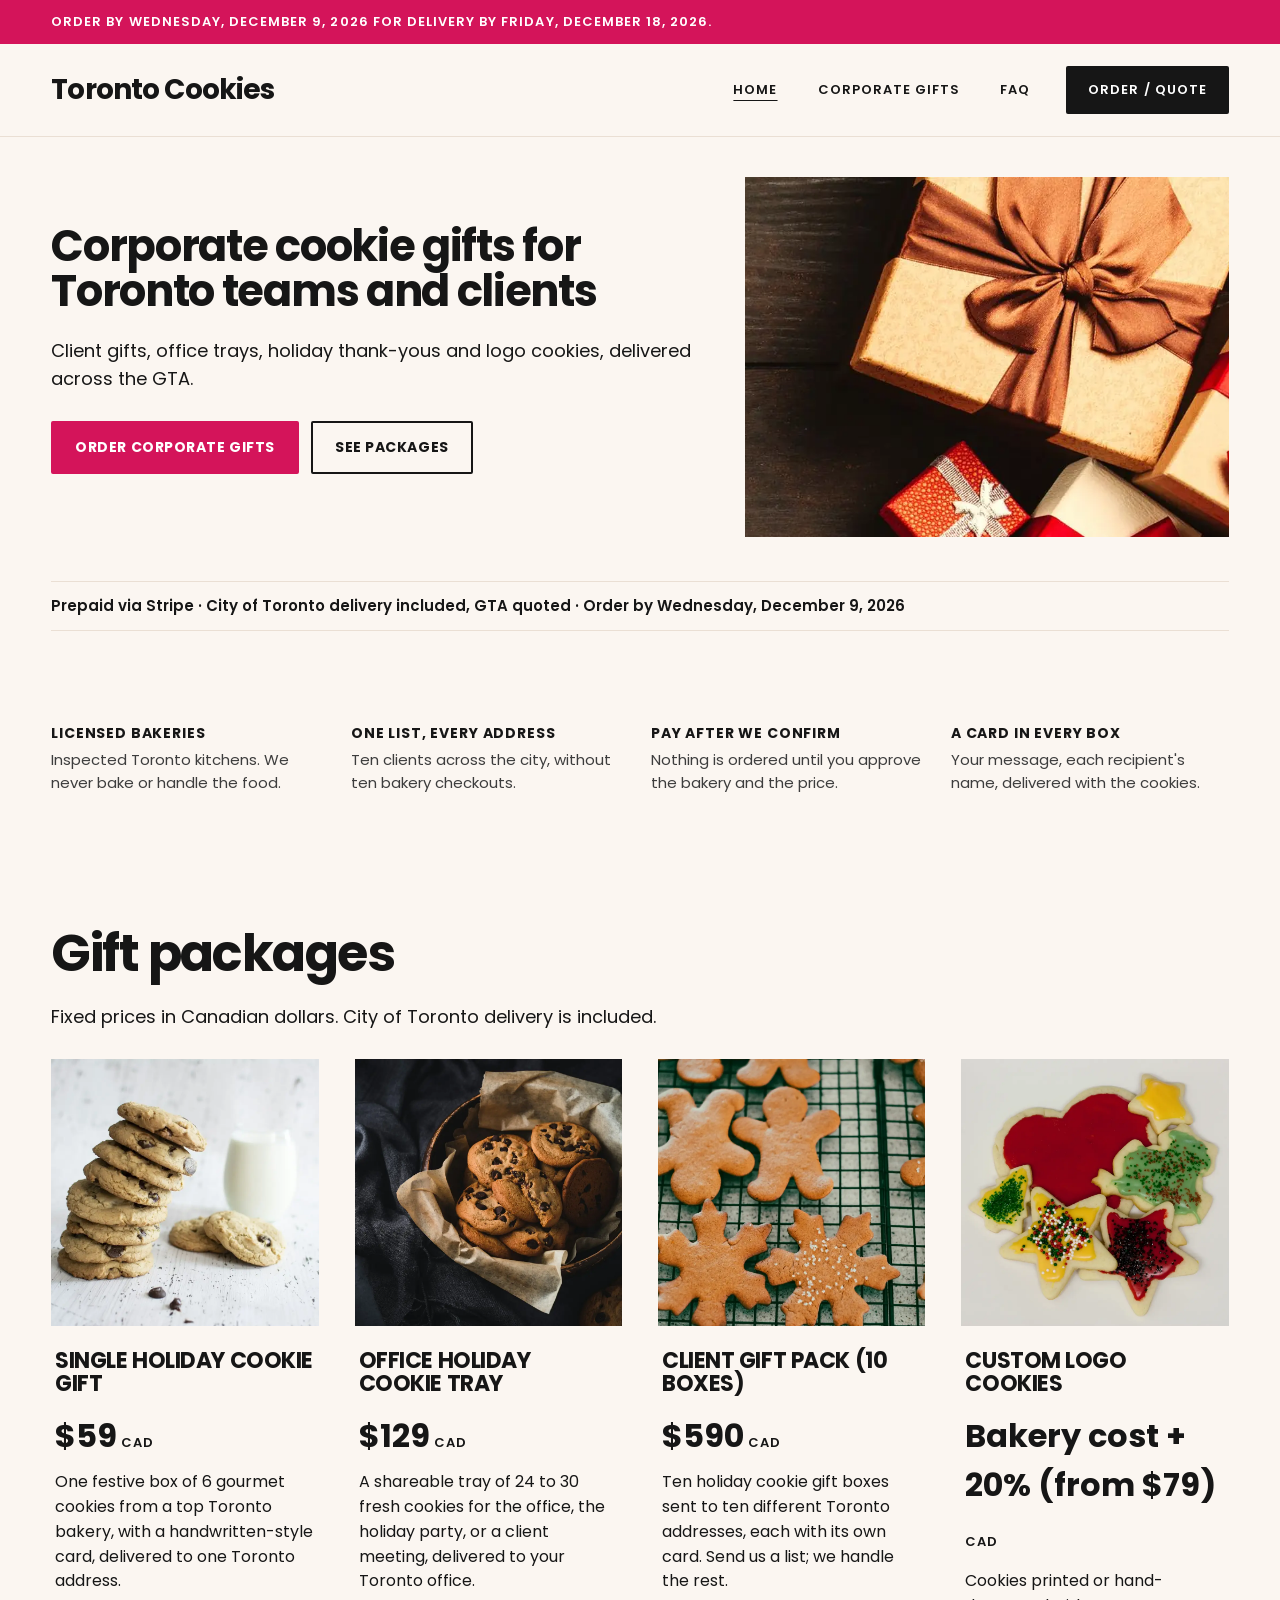
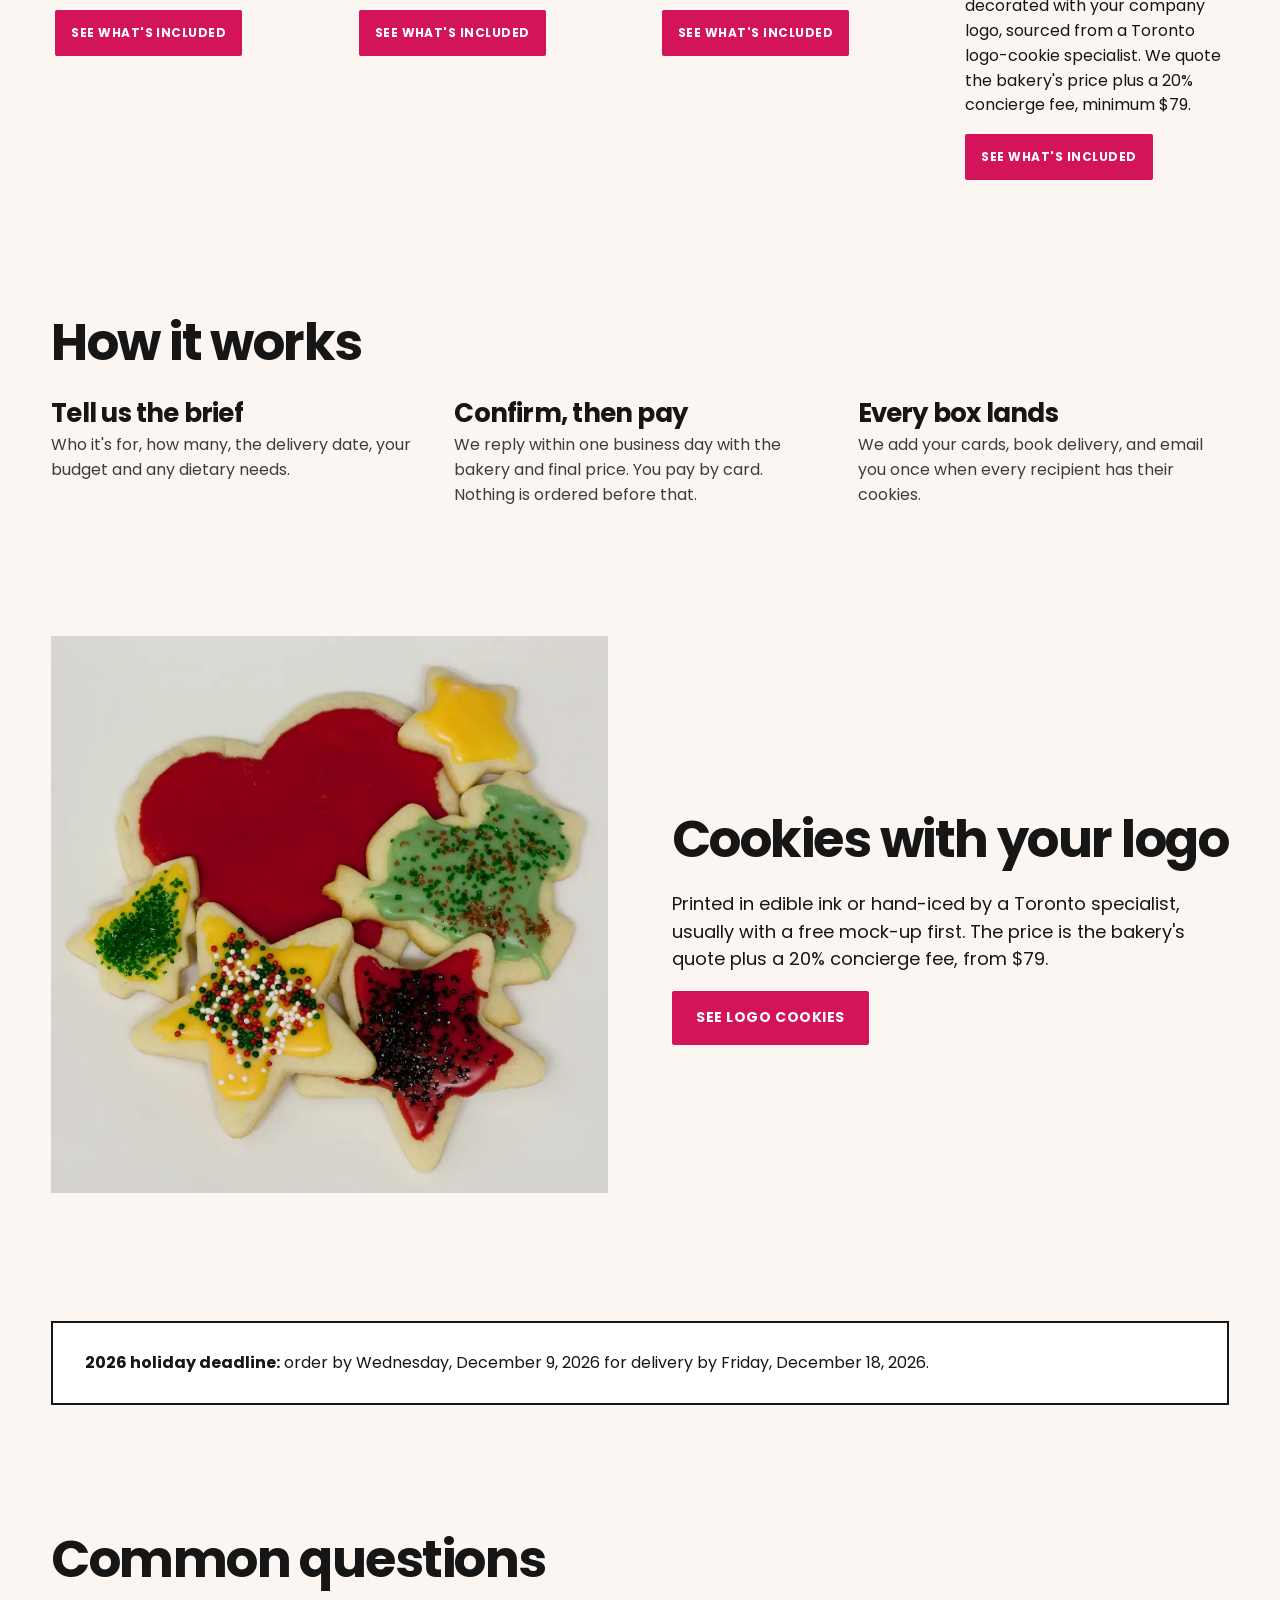
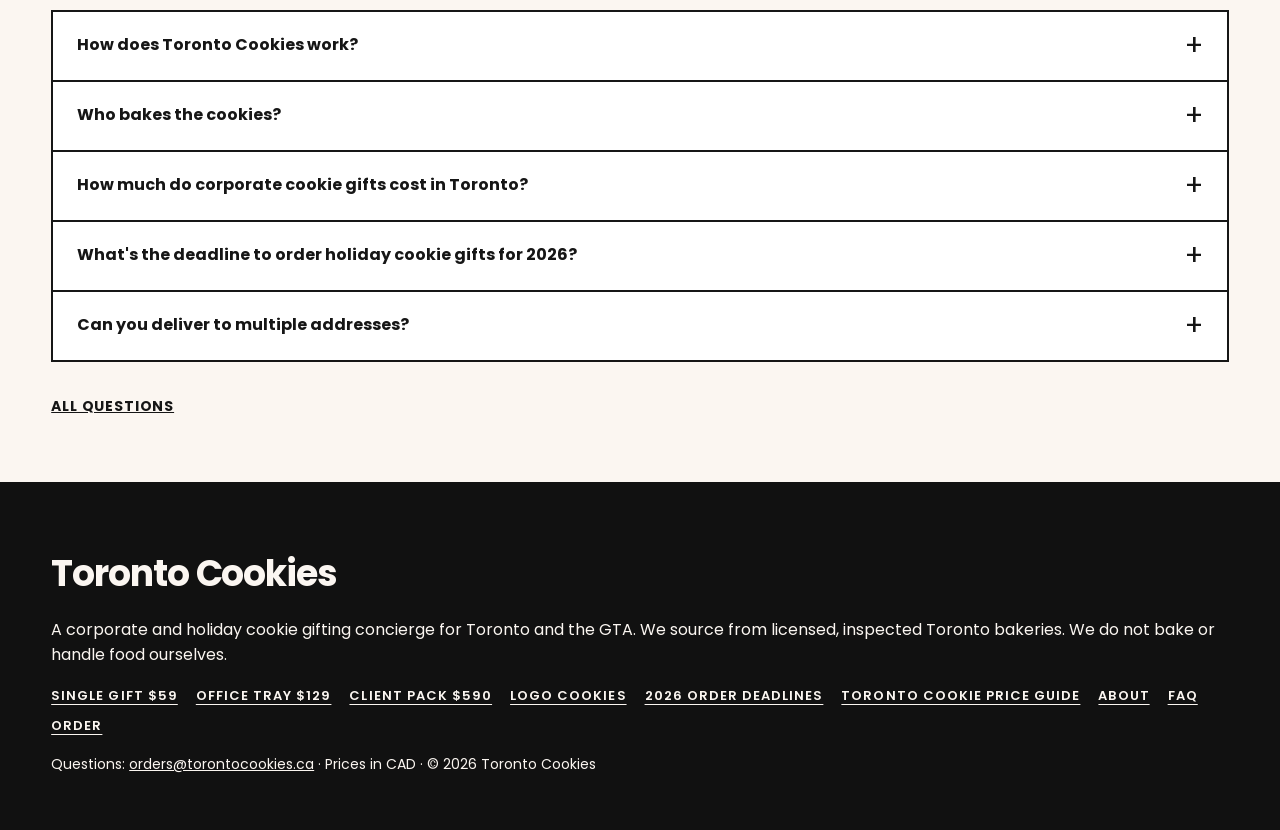
<file: index.html>
<!doctype html>
<html lang="en-CA">
<head>
<meta charset="utf-8">
<meta name="viewport" content="width=device-width, initial-scale=1">
<title>Corporate &amp; Holiday Cookie Gifts Toronto | Toronto Cookies</title>
<meta name="description" content="Corporate and holiday cookie gifts delivered across Toronto from top local bakeries. Single gifts $59, office trays $129, 10 client gifts $590. Order by Dec 9.">
<link rel="canonical" href="https://torontocookies.ca/">
<script>if(location.hostname.indexOf('staging.')===0){var m=document.createElement('meta');m.name='robots';m.content='noindex,nofollow';document.head.appendChild(m);}</script>
<meta property="og:type" content="website">
<meta property="og:site_name" content="Toronto Cookies">
<meta property="og:title" content="Corporate &amp; Holiday Cookie Gifts Toronto | Toronto Cookies">
<meta property="og:description" content="Corporate and holiday cookie gifts delivered across Toronto from top local bakeries. Single gifts $59, office trays $129, 10 client gifts $590. Order by Dec 9.">
<meta property="og:url" content="https://torontocookies.ca/">
<meta property="og:image" content="https://torontocookies.ca/assets/logo.png">
<meta property="og:locale" content="en_CA">
<meta name="twitter:card" content="summary">
<link rel="icon" href="/assets/logo.png" type="image/png">
<link rel="preload" as="image" href="/assets/hero-800.webp" imagesrcset="/assets/hero-800.webp 800w, /assets/hero.webp 1200w" imagesizes="(min-width: 800px) 42vw, 100vw" fetchpriority="high">
<link rel="stylesheet" href="/assets/site.css?v=6">
<script type="application/ld+json">
{
 "@context": "https://schema.org",
 "@graph": [
  {
   "@type": [
    "Organization",
    "ProfessionalService"
   ],
   "@id": "https://torontocookies.ca/#org",
   "name": "Toronto Cookies",
   "url": "https://torontocookies.ca/",
   "logo": "https://torontocookies.ca/assets/logo.png",
   "image": "https://torontocookies.ca/assets/logo.png",
   "description": "Corporate and holiday cookie gifting concierge for Toronto offices. We source from licensed Toronto bakeries and deliver to every recipient.",
   "email": "orders@torontocookies.ca",
   "priceRange": "$59-$590+",
   "areaServed": [
    {
     "@type": "City",
     "name": "Toronto"
    },
    {
     "@type": "AdministrativeArea",
     "name": "Greater Toronto Area"
    }
   ],
   "address": {
    "@type": "PostalAddress",
    "addressLocality": "Toronto",
    "addressRegion": "ON",
    "addressCountry": "CA"
   },
   "sameAs": [
    "https://www.instagram.com/torontocookies_ca/",
    "https://www.facebook.com/torontocookies.ca",
    "https://www.tiktok.com/@torontocookies.ca"
   ]
  },
  {
   "@type": "WebSite",
   "@id": "https://torontocookies.ca/#website",
   "url": "https://torontocookies.ca/",
   "name": "Toronto Cookies",
   "publisher": {
    "@id": "https://torontocookies.ca/#org"
   },
   "inLanguage": "en-CA"
  },
  {
   "@type": "FAQPage",
   "mainEntity": [
    {
     "@type": "Question",
     "name": "How does Toronto Cookies work?",
     "acceptedAnswer": {
      "@type": "Answer",
      "text": "Tell us who the cookies are for, when they need to arrive and your budget. We pick the right licensed Toronto bakery, confirm availability and price, and send you a secure payment link. Once you've paid, we place the order, add your cards and coordinate delivery to every address."
     }
    },
    {
     "@type": "Question",
     "name": "Who bakes the cookies?",
     "acceptedAnswer": {
      "@type": "Answer",
      "text": "Established, inspected Toronto bakeries. Toronto Cookies is a gifting concierge: we never bake or handle food ourselves. We match each order to a bakery that suits it, for example a nut-free facility or a logo-cookie specialist."
     }
    },
    {
     "@type": "Question",
     "name": "How much do corporate cookie gifts cost in Toronto?",
     "acceptedAnswer": {
      "@type": "Answer",
      "text": "Our packages are $59 for a single gift box delivered in Toronto, $129 for an office tray of 24 to 30 cookies, and $590 for ten client gift boxes sent to ten addresses. Custom logo cookies are the bakery's price plus a 20% concierge fee, with a $79 minimum. Prices are in Canadian dollars."
     }
    },
    {
     "@type": "Question",
     "name": "What's the deadline to order holiday cookie gifts for 2026?",
     "acceptedAnswer": {
      "@type": "Answer",
      "text": "Order by Wednesday, December 9, 2026 for delivery by Friday, December 18, 2026. Later orders are handled on a best-effort basis depending on bakery capacity, so ask as early as you can."
     }
    },
    {
     "@type": "Question",
     "name": "Can you deliver to multiple addresses?",
     "acceptedAnswer": {
      "@type": "Answer",
      "text": "Yes. The Client Gift Pack covers ten different City of Toronto addresses, and larger lists are quoted. Send a spreadsheet or a simple list of names, addresses and card messages."
     }
    }
   ]
  },
  {
   "@type": "Product",
   "@id": "https://torontocookies.ca/holiday-cookie-gift-box-toronto/#product",
   "name": "Single Holiday Cookie Gift",
   "description": "One festive box of 6 gourmet cookies from a top Toronto bakery, with a handwritten-style card, delivered to one Toronto address.",
   "image": "https://torontocookies.ca/assets/logo.png",
   "brand": {
    "@type": "Brand",
    "name": "Toronto Cookies"
   },
   "category": "Corporate cookie gifts",
   "offers": {
    "@type": "Offer",
    "priceCurrency": "CAD",
    "price": "59",
    "url": "https://torontocookies.ca/holiday-cookie-gift-box-toronto/",
    "availability": "https://schema.org/InStock",
    "priceValidUntil": "2026-12-31",
    "seller": {
     "@id": "https://torontocookies.ca/#org"
    },
    "areaServed": {
     "@type": "City",
     "name": "Toronto"
    }
   }
  },
  {
   "@type": "Product",
   "@id": "https://torontocookies.ca/office-cookie-tray-toronto/#product",
   "name": "Office Holiday Cookie Tray",
   "description": "A shareable tray of 24 to 30 fresh cookies for the office, the holiday party, or a client meeting, delivered to your Toronto office.",
   "image": "https://torontocookies.ca/assets/logo.png",
   "brand": {
    "@type": "Brand",
    "name": "Toronto Cookies"
   },
   "category": "Corporate cookie gifts",
   "offers": {
    "@type": "Offer",
    "priceCurrency": "CAD",
    "price": "129",
    "url": "https://torontocookies.ca/office-cookie-tray-toronto/",
    "availability": "https://schema.org/InStock",
    "priceValidUntil": "2026-12-31",
    "seller": {
     "@id": "https://torontocookies.ca/#org"
    },
    "areaServed": {
     "@type": "City",
     "name": "Toronto"
    }
   }
  },
  {
   "@type": "Product",
   "@id": "https://torontocookies.ca/client-cookie-gift-pack-toronto/#product",
   "name": "Client Gift Pack (10 boxes)",
   "description": "Ten holiday cookie gift boxes sent to ten different Toronto addresses, each with its own card. Send us a list; we handle the rest.",
   "image": "https://torontocookies.ca/assets/logo.png",
   "brand": {
    "@type": "Brand",
    "name": "Toronto Cookies"
   },
   "category": "Corporate cookie gifts",
   "offers": {
    "@type": "Offer",
    "priceCurrency": "CAD",
    "price": "590",
    "url": "https://torontocookies.ca/client-cookie-gift-pack-toronto/",
    "availability": "https://schema.org/InStock",
    "priceValidUntil": "2026-12-31",
    "seller": {
     "@id": "https://torontocookies.ca/#org"
    },
    "areaServed": {
     "@type": "City",
     "name": "Toronto"
    }
   }
  },
  {
   "@type": "Product",
   "@id": "https://torontocookies.ca/logo-cookies-toronto/#product",
   "name": "Custom Logo Cookies",
   "description": "Cookies printed or hand-decorated with your company logo, sourced from a Toronto logo-cookie specialist. We quote the bakery's price plus a 20% concierge fee, minimum $79.",
   "image": "https://torontocookies.ca/assets/logo.png",
   "brand": {
    "@type": "Brand",
    "name": "Toronto Cookies"
   },
   "category": "Corporate cookie gifts",
   "offers": {
    "@type": "Offer",
    "priceCurrency": "CAD",
    "price": "79",
    "url": "https://torontocookies.ca/logo-cookies-toronto/",
    "availability": "https://schema.org/InStock",
    "priceValidUntil": "2026-12-31",
    "seller": {
     "@id": "https://torontocookies.ca/#org"
    },
    "areaServed": {
     "@type": "City",
     "name": "Toronto"
    },
    "priceSpecification": {
     "@type": "PriceSpecification",
     "minPrice": "79",
     "priceCurrency": "CAD",
     "description": "Bakery quote plus 20% concierge fee, $79 minimum"
    }
   }
  }
 ]
}
</script>
<script>
!function(t,e){var o,n,p,r;e.__SV||(window.posthog=e,e._i=[],e.init=function(i,s,a){function g(t,e){var o=e.split(".");2==o.length&&(t=t[o[0]],e=o[1]),t[e]=function(){t.push([e].concat(Array.prototype.slice.call(arguments,0)))}}(p=t.createElement("script")).type="text/javascript",p.crossOrigin="anonymous",p.async=!0,p.src=s.api_host.replace(".i.posthog.com","-assets.i.posthog.com")+"/static/array.js",(r=t.getElementsByTagName("script")[0]).parentNode.insertBefore(p,r);var u=e;for(void 0!==a?u=e[a]=[]:a="posthog",u.people=u.people||[],u.toString=function(t){var e="posthog";return"posthog"!==a&&(e+="."+a),t||(e+=" (stub)"),e},u.people.toString=function(){return u.toString(1)+".people (stub)"},o="capture identify alias people.set people.set_once set_config register register_once unregister opt_out_capturing has_opted_out_capturing opt_in_capturing reset isFeatureEnabled onFeatureFlags getFeatureFlag getFeatureFlagPayload reloadFeatureFlags group getSurveys onSessionId".split(" "),n=0;n<o.length;n++)g(u,o[n]);e._i.push([i,s,a])},e.__SV=1)}(document,window.posthog||[]);
posthog.init('phc_sKd9PxBNJ2WvbEzjkErxoSaaoBCikwiSHFm4xSyjnF9r',{api_host:'https://us.i.posthog.com',person_profiles:'identified_only'});
posthog.register({site:'torontocookies.ca',site_env:(location.hostname.indexOf('staging.')===0?'staging':'production')});
</script>
</head>
<body>
<a class="skip" href="#main">Skip to content</a>
<div class="announce"><div class="wrap"><p>Order by Wednesday, December 9, 2026 for delivery by Friday, December 18, 2026.</p></div></div>
<header class="site-header"><div class="wrap">
<a class="brand" href="/">Toronto Cookies</a>
<nav aria-label="Main"><a href="/" aria-current="page">Home</a><a href="/corporate-cookie-gifts-toronto/">Corporate gifts</a><a href="/faq/">FAQ</a><a href="/order/">Order / quote</a></nav>
</div></header>
<main id="main">
<section class="hero"><div class="wrap hero-grid">
<div>
<h1>Corporate cookie gifts for Toronto teams and clients</h1>
<p class="lede">Client gifts, office trays, holiday thank-yous and logo cookies, delivered across the GTA.</p>
<p class="cta-row"><a class="btn" href="/order/" data-track="hero_cta_clicked">Order corporate gifts</a> <a class="btn btn-ghost" href="#packages">See packages</a></p>
</div>
<figure class="hero-visual"><img src="/assets/hero.webp" srcset="/assets/hero-800.webp 800w, /assets/hero.webp 1200w" sizes="(min-width: 800px) 42vw, 100vw" alt="Wrapped gift boxes with satin ribbons, arranged as a corporate gift" width="1200" height="800" fetchpriority="high" decoding="async"></figure>
</div></section>
<section class="proof" aria-label="Ordering facts"><div class="wrap">
<p>Prepaid via Stripe · City of Toronto delivery included, GTA quoted · Order by Wednesday, December 9, 2026</p>
</div></section>
<section class="trust" aria-label="Why offices use Toronto Cookies">
<div class="wrap">
<ul class="trust-row">
<li><strong>Licensed bakeries</strong><span>Inspected Toronto kitchens. We never bake or handle the food.</span></li>
<li><strong>One list, every address</strong><span>Ten clients across the city, without ten bakery checkouts.</span></li>
<li><strong>Pay after we confirm</strong><span>Nothing is ordered until you approve the bakery and the price.</span></li>
<li><strong>A card in every box</strong><span>Your message, each recipient's name, delivered with the cookies.</span></li>
</ul>
</div>
</section>
<section id="packages" class="band"><div class="wrap">
<h2>Gift packages</h2>
<p class="section-lead">Fixed prices in Canadian dollars. City of Toronto delivery is included.</p>
<div class="grid"><article class="card">
<img src="/assets/gift-box.webp" alt="A tall stack of chocolate chip cookies" width="933" height="933" loading="lazy" decoding="async">
<div class="card-body">
<h3><a href="/holiday-cookie-gift-box-toronto/">Single Holiday Cookie Gift</a></h3>
<p class="price">$59<span> CAD</span></p>
<p>One festive box of 6 gourmet cookies from a top Toronto bakery, with a handwritten-style card, delivered to one Toronto address.</p>
<p><a class="btn btn-small" href="/holiday-cookie-gift-box-toronto/" data-track="package_viewed_from_card" data-package="single-gift">See what's included</a></p>
</div>
</article>
<article class="card">
<img src="/assets/office-tray.webp" alt="A parchment-lined bowl filled with chocolate chip cookies to share" width="1000" height="1000" loading="lazy" decoding="async">
<div class="card-body">
<h3><a href="/office-cookie-tray-toronto/">Office Holiday Cookie Tray</a></h3>
<p class="price">$129<span> CAD</span></p>
<p>A shareable tray of 24 to 30 fresh cookies for the office, the holiday party, or a client meeting, delivered to your Toronto office.</p>
<p><a class="btn btn-small" href="/office-cookie-tray-toronto/" data-track="package_viewed_from_card" data-package="office-tray">See what's included</a></p>
</div>
</article>
<article class="card">
<img src="/assets/client-gifts.webp" alt="Gingerbread people and snowflake cookies cooling on a rack" width="933" height="933" loading="lazy" decoding="async">
<div class="card-body">
<h3><a href="/client-cookie-gift-pack-toronto/">Client Gift Pack (10 boxes)</a></h3>
<p class="price">$590<span> CAD</span></p>
<p>Ten holiday cookie gift boxes sent to ten different Toronto addresses, each with its own card. Send us a list; we handle the rest.</p>
<p><a class="btn btn-small" href="/client-cookie-gift-pack-toronto/" data-track="package_viewed_from_card" data-package="client-gift-pack">See what's included</a></p>
</div>
</article>
<article class="card">
<img src="/assets/logo-cookies.webp" alt="Iced sugar cookies in stars, trees, and a heart, with sprinkles" width="1000" height="1000" loading="lazy" decoding="async">
<div class="card-body">
<h3><a href="/logo-cookies-toronto/">Custom Logo Cookies</a></h3>
<p class="price">Bakery cost + 20% (from $79)<span> CAD</span></p>
<p>Cookies printed or hand-decorated with your company logo, sourced from a Toronto logo-cookie specialist. We quote the bakery&#x27;s price plus a 20% concierge fee, minimum $79.</p>
<p><a class="btn btn-small" href="/logo-cookies-toronto/" data-track="package_viewed_from_card" data-package="logo-cookies">See what's included</a></p>
</div>
</article></div>
</div></section>
<section class="how"><div class="wrap">
<h2>How it works</h2>
<ol class="steps steps-3">
<li><h3>Tell us the brief</h3><p>Who it's for, how many, the delivery date, your budget and any dietary needs.</p></li>
<li><h3>Confirm, then pay</h3><p>We reply within one business day with the bakery and final price. You pay by card. Nothing is ordered before that.</p></li>
<li><h3>Every box lands</h3><p>We add your cards, book delivery, and email you once when every recipient has their cookies.</p></li>
</ol>
</div></section>
<section class="upsell"><div class="wrap upsell-grid">
<img src="/assets/logo-cookies.webp" alt="Iced sugar cookies in stars, trees, and a heart, with sprinkles" width="1000" height="1000" loading="lazy" decoding="async">
<div>
<h2>Cookies with your logo</h2>
<p>Printed in edible ink or hand-iced by a Toronto specialist, usually with a free mock-up first. The price is the bakery's quote plus a 20% concierge fee, from $79.</p>
<p><a class="btn" href="/logo-cookies-toronto/" data-track="package_viewed_from_card" data-package="logo-cookies">See logo cookies</a></p>
</div>
</div></section>
<section class="deadline"><div class="wrap"><p class="notice"><strong>2026 holiday deadline:</strong> order by Wednesday, December 9, 2026 for delivery by Friday, December 18, 2026.</p></div></section>
<section class="faq-teaser"><div class="wrap">
<h2>Common questions</h2>
<details><summary>How does Toronto Cookies work?</summary><p>Tell us who the cookies are for, when they need to arrive and your budget. We pick the right licensed Toronto bakery, confirm availability and price, and send you a secure payment link. Once you&#x27;ve paid, we place the order, add your cards and coordinate delivery to every address.</p></details>
<details><summary>Who bakes the cookies?</summary><p>Established, inspected Toronto bakeries. Toronto Cookies is a gifting concierge: we never bake or handle food ourselves. We match each order to a bakery that suits it, for example a nut-free facility or a logo-cookie specialist.</p></details>
<details><summary>How much do corporate cookie gifts cost in Toronto?</summary><p>Our packages are $59 for a single gift box delivered in Toronto, $129 for an office tray of 24 to 30 cookies, and $590 for ten client gift boxes sent to ten addresses. Custom logo cookies are the bakery&#x27;s price plus a 20% concierge fee, with a $79 minimum. Prices are in Canadian dollars.</p></details>
<details><summary>What&#x27;s the deadline to order holiday cookie gifts for 2026?</summary><p>Order by Wednesday, December 9, 2026 for delivery by Friday, December 18, 2026. Later orders are handled on a best-effort basis depending on bakery capacity, so ask as early as you can.</p></details>
<details><summary>Can you deliver to multiple addresses?</summary><p>Yes. The Client Gift Pack covers ten different City of Toronto addresses, and larger lists are quoted. Send a spreadsheet or a simple list of names, addresses and card messages.</p></details>
<p class="after-list"><a class="text-link" href="/faq/">All questions</a></p>
</div></section>
</main>
<footer class="site-footer"><div class="wrap">
<p class="footer-brand">Toronto Cookies</p>
<p>A corporate and holiday cookie gifting concierge for Toronto and the GTA. We source from licensed, inspected Toronto bakeries. We do not bake or handle food ourselves.</p>
<nav aria-label="Footer">
<a href="/holiday-cookie-gift-box-toronto/">Single gift $59</a>
<a href="/office-cookie-tray-toronto/">Office tray $129</a>
<a href="/client-cookie-gift-pack-toronto/">Client pack $590</a>
<a href="/logo-cookies-toronto/">Logo cookies</a>
<a href="/guides/holiday-cookie-gift-deadlines-toronto-2026/">2026 order deadlines</a>
<a href="/custom-cookie-prices-toronto/">Toronto cookie price guide</a>
<a href="/about/">About</a>
<a href="/faq/">FAQ</a>
<a href="/order/">Order</a>
</nav>
<p class="fine">Questions: <a href="mailto:orders@torontocookies.ca">orders@torontocookies.ca</a> · Prices in CAD · © 2026 Toronto Cookies</p>
</div></footer>
<script src="/assets/site.js" defer></script>
</body>
</html>
</file>
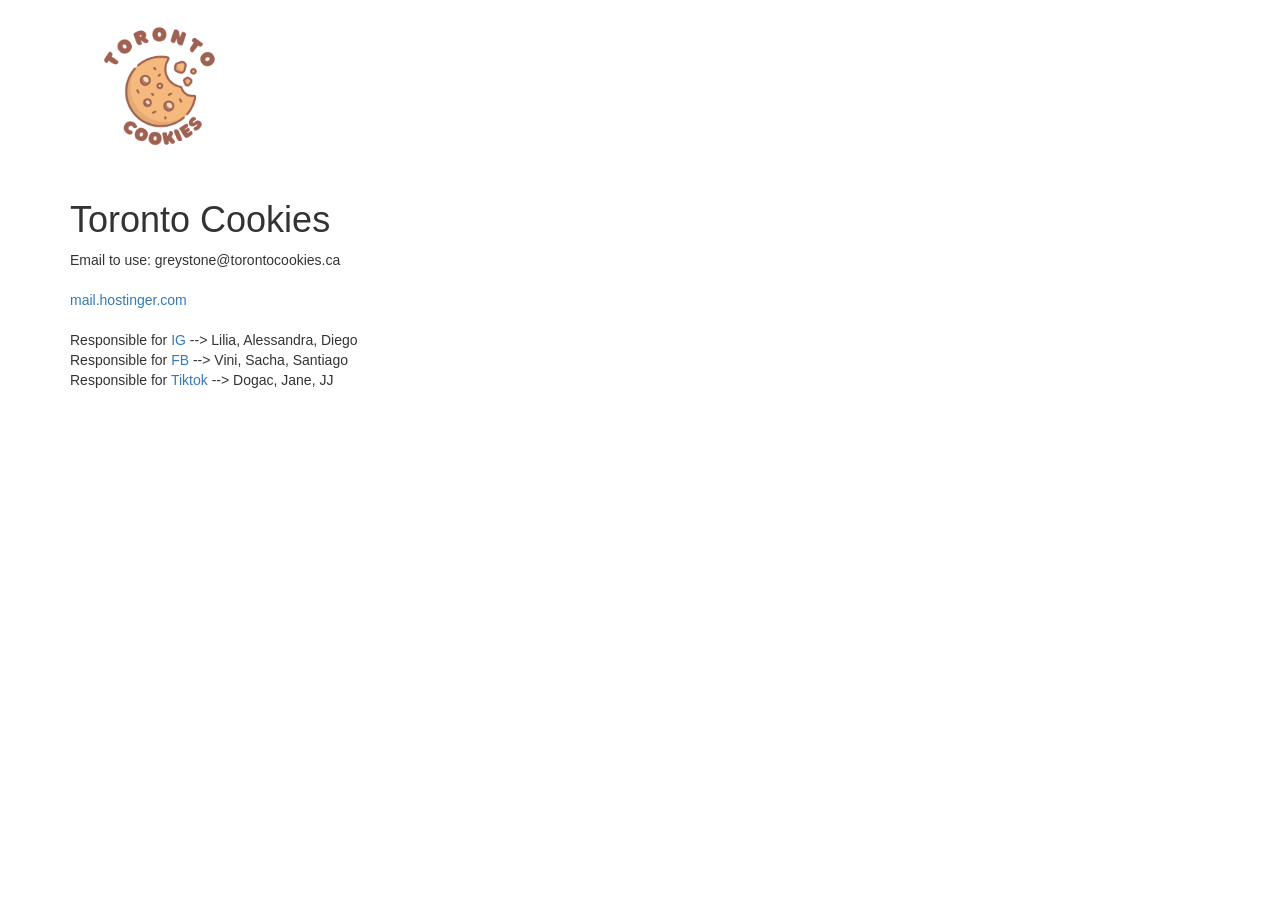
<file: _legacy-2022/index.html>
<html>
    <head>
        <!-- Latest compiled and minified CSS -->
<link rel="stylesheet" href="https://cdn.jsdelivr.net/npm/bootstrap@3.4.1/dist/css/bootstrap.min.css" integrity="sha384-HSMxcRTRxnN+Bdg0JdbxYKrThecOKuH5zCYotlSAcp1+c8xmyTe9GYg1l9a69psu" crossorigin="anonymous">

<!-- Optional theme -->
<link rel="stylesheet" href="https://cdn.jsdelivr.net/npm/bootstrap@3.4.1/dist/css/bootstrap-theme.min.css" integrity="sha384-6pzBo3FDv/PJ8r2KRkGHifhEocL+1X2rVCTTkUfGk7/0pbek5mMa1upzvWbrUbOZ" crossorigin="anonymous">

<!-- Latest compiled and minified JavaScript -->
<script src="https://cdn.jsdelivr.net/npm/bootstrap@3.4.1/dist/js/bootstrap.min.js" integrity="sha384-aJ21OjlMXNL5UyIl/XNwTMqvzeRMZH2w8c5cRVpzpU8Y5bApTppSuUkhZXN0VxHd" crossorigin="anonymous"></script>
        <title>Greystone Toronto Cookies</title>
    </head>
    <body>
        <header></header>
        <div class="wrapper">
            <div class="container">
                <div class="row">
                    <div class="col-md-12">
                        <img src="assets/torontocookies.jpg" style="width: 100%; max-width: 180px;"/>
                        <h1>Toronto Cookies</h1>
                            <div class="content">
                            Email to use: greystone@torontocookies.ca<br/>
                            <br/>
                            <a href="mail.hostinger.com">mail.hostinger.com</a>
                        </div>
                        <br/>
                        <div class="content">
                            Responsible for <a href="https://www.instagram.com/torontocookies_ca/" target="_blank">IG</a> --> Lilia, Alessandra, Diego<br/>
                            Responsible for <a href="https://www.facebook.com/torontocookies.ca" target="_blank">FB</a> --> Vini, Sacha, Santiago<br/>
                            Responsible for <a href="https://www.tiktok.com/@torontocookies.ca" target="_blank">Tiktok</a> --> Dogac, Jane, JJ
                        </div>

                    </div>
                </div>
            </div>
        </div>
    </body>
</html>
</file>
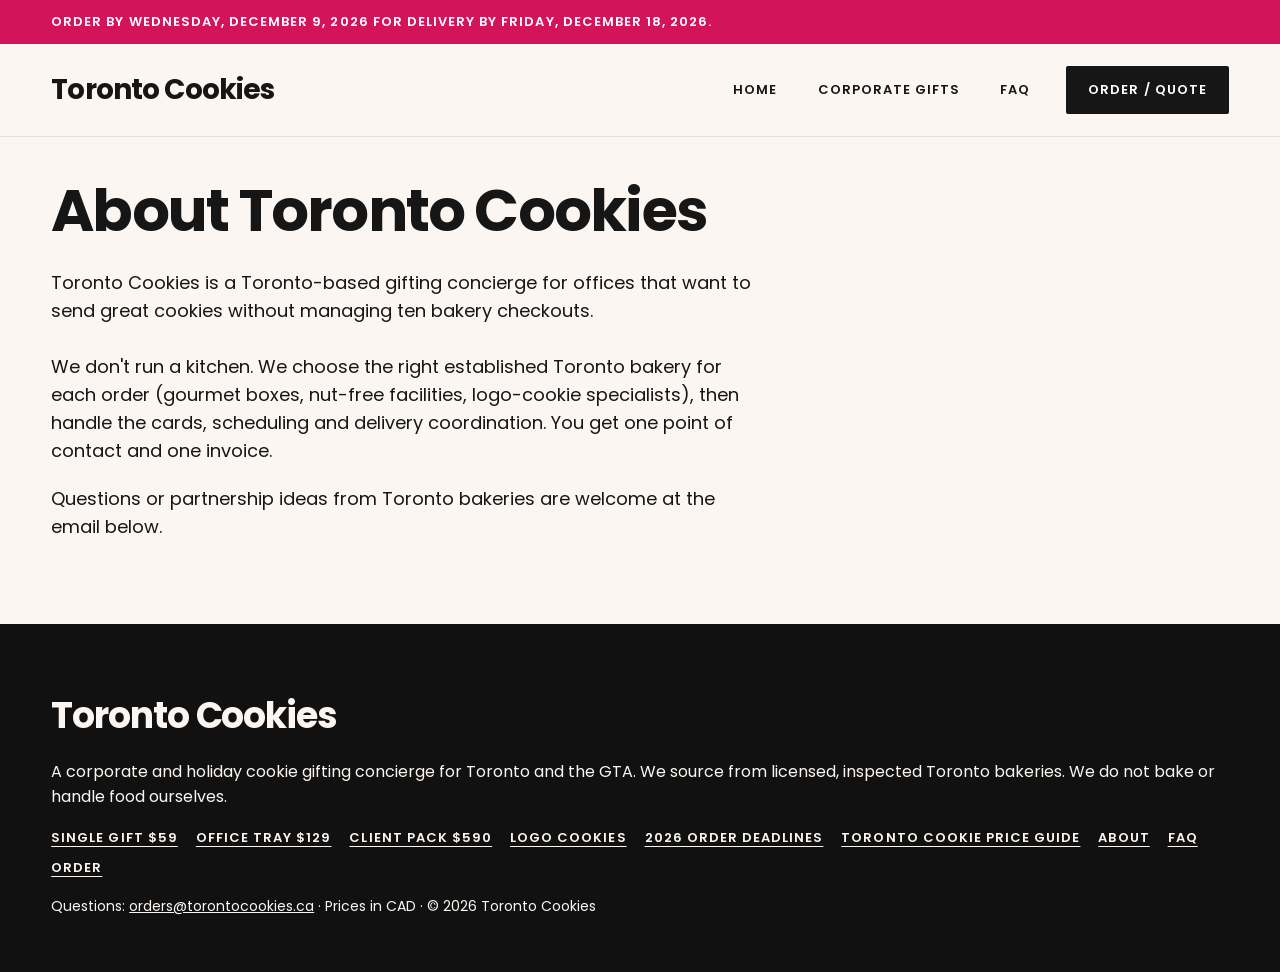
<file: about/index.html>
<!doctype html>
<html lang="en-CA">
<head>
<meta charset="utf-8">
<meta name="viewport" content="width=device-width, initial-scale=1">
<title>About Toronto Cookies | Corporate Cookie Gifting Concierge</title>
<meta name="description" content="Toronto Cookies is a Toronto-based corporate cookie gifting concierge. We source from licensed local bakeries and coordinate cards and delivery for offices.">
<link rel="canonical" href="https://torontocookies.ca/about/">
<script>if(location.hostname.indexOf('staging.')===0){var m=document.createElement('meta');m.name='robots';m.content='noindex,nofollow';document.head.appendChild(m);}</script>
<meta property="og:type" content="website">
<meta property="og:site_name" content="Toronto Cookies">
<meta property="og:title" content="About Toronto Cookies | Corporate Cookie Gifting Concierge">
<meta property="og:description" content="Toronto Cookies is a Toronto-based corporate cookie gifting concierge. We source from licensed local bakeries and coordinate cards and delivery for offices.">
<meta property="og:url" content="https://torontocookies.ca/about/">
<meta property="og:image" content="https://torontocookies.ca/assets/logo.png">
<meta property="og:locale" content="en_CA">
<meta name="twitter:card" content="summary">
<link rel="icon" href="/assets/logo.png" type="image/png">

<link rel="stylesheet" href="/assets/site.css?v=6">
<script type="application/ld+json">
{
 "@context": "https://schema.org",
 "@graph": [
  {
   "@type": [
    "Organization",
    "ProfessionalService"
   ],
   "@id": "https://torontocookies.ca/#org",
   "name": "Toronto Cookies",
   "url": "https://torontocookies.ca/",
   "logo": "https://torontocookies.ca/assets/logo.png",
   "image": "https://torontocookies.ca/assets/logo.png",
   "description": "Corporate and holiday cookie gifting concierge for Toronto offices. We source from licensed Toronto bakeries and deliver to every recipient.",
   "email": "orders@torontocookies.ca",
   "priceRange": "$59-$590+",
   "areaServed": [
    {
     "@type": "City",
     "name": "Toronto"
    },
    {
     "@type": "AdministrativeArea",
     "name": "Greater Toronto Area"
    }
   ],
   "address": {
    "@type": "PostalAddress",
    "addressLocality": "Toronto",
    "addressRegion": "ON",
    "addressCountry": "CA"
   },
   "sameAs": [
    "https://www.instagram.com/torontocookies_ca/",
    "https://www.facebook.com/torontocookies.ca",
    "https://www.tiktok.com/@torontocookies.ca"
   ]
  },
  {
   "@type": "WebSite",
   "@id": "https://torontocookies.ca/#website",
   "url": "https://torontocookies.ca/",
   "name": "Toronto Cookies",
   "publisher": {
    "@id": "https://torontocookies.ca/#org"
   },
   "inLanguage": "en-CA"
  },
  {
   "@type": "AboutPage",
   "url": "https://torontocookies.ca/about/",
   "about": {
    "@id": "https://torontocookies.ca/#org"
   }
  },
  {
   "@type": "BreadcrumbList",
   "itemListElement": [
    {
     "@type": "ListItem",
     "position": 1,
     "name": "Home",
     "item": "https://torontocookies.ca/"
    },
    {
     "@type": "ListItem",
     "position": 2,
     "name": "About",
     "item": "https://torontocookies.ca/about/"
    }
   ]
  }
 ]
}
</script>
<script>
!function(t,e){var o,n,p,r;e.__SV||(window.posthog=e,e._i=[],e.init=function(i,s,a){function g(t,e){var o=e.split(".");2==o.length&&(t=t[o[0]],e=o[1]),t[e]=function(){t.push([e].concat(Array.prototype.slice.call(arguments,0)))}}(p=t.createElement("script")).type="text/javascript",p.crossOrigin="anonymous",p.async=!0,p.src=s.api_host.replace(".i.posthog.com","-assets.i.posthog.com")+"/static/array.js",(r=t.getElementsByTagName("script")[0]).parentNode.insertBefore(p,r);var u=e;for(void 0!==a?u=e[a]=[]:a="posthog",u.people=u.people||[],u.toString=function(t){var e="posthog";return"posthog"!==a&&(e+="."+a),t||(e+=" (stub)"),e},u.people.toString=function(){return u.toString(1)+".people (stub)"},o="capture identify alias people.set people.set_once set_config register register_once unregister opt_out_capturing has_opted_out_capturing opt_in_capturing reset isFeatureEnabled onFeatureFlags getFeatureFlag getFeatureFlagPayload reloadFeatureFlags group getSurveys onSessionId".split(" "),n=0;n<o.length;n++)g(u,o[n]);e._i.push([i,s,a])},e.__SV=1)}(document,window.posthog||[]);
posthog.init('phc_sKd9PxBNJ2WvbEzjkErxoSaaoBCikwiSHFm4xSyjnF9r',{api_host:'https://us.i.posthog.com',person_profiles:'identified_only'});
posthog.register({site:'torontocookies.ca',site_env:(location.hostname.indexOf('staging.')===0?'staging':'production')});
</script>
</head>
<body>
<a class="skip" href="#main">Skip to content</a>
<div class="announce"><div class="wrap"><p>Order by Wednesday, December 9, 2026 for delivery by Friday, December 18, 2026.</p></div></div>
<header class="site-header"><div class="wrap">
<a class="brand" href="/">Toronto Cookies</a>
<nav aria-label="Main"><a href="/">Home</a><a href="/corporate-cookie-gifts-toronto/">Corporate gifts</a><a href="/faq/">FAQ</a><a href="/order/">Order / quote</a></nav>
</div></header>
<main id="main" class="wrap page">
<h1>About Toronto Cookies</h1>
<p class="lede">Toronto Cookies is a Toronto-based gifting concierge for offices that want to send great cookies without managing ten bakery checkouts.</p>
<p>We don't run a kitchen. We choose the right established Toronto bakery for each order (gourmet boxes, nut-free facilities, logo-cookie specialists), then handle the cards, scheduling and delivery coordination. You get one point of contact and one invoice.</p>
<p>Questions or partnership ideas from Toronto bakeries are welcome at the email below.</p>
</main>
<footer class="site-footer"><div class="wrap">
<p class="footer-brand">Toronto Cookies</p>
<p>A corporate and holiday cookie gifting concierge for Toronto and the GTA. We source from licensed, inspected Toronto bakeries. We do not bake or handle food ourselves.</p>
<nav aria-label="Footer">
<a href="/holiday-cookie-gift-box-toronto/">Single gift $59</a>
<a href="/office-cookie-tray-toronto/">Office tray $129</a>
<a href="/client-cookie-gift-pack-toronto/">Client pack $590</a>
<a href="/logo-cookies-toronto/">Logo cookies</a>
<a href="/guides/holiday-cookie-gift-deadlines-toronto-2026/">2026 order deadlines</a>
<a href="/custom-cookie-prices-toronto/">Toronto cookie price guide</a>
<a href="/about/">About</a>
<a href="/faq/">FAQ</a>
<a href="/order/">Order</a>
</nav>
<p class="fine">Questions: <a href="mailto:orders@torontocookies.ca">orders@torontocookies.ca</a> · Prices in CAD · © 2026 Toronto Cookies</p>
</div></footer>
<script src="/assets/site.js" defer></script>
</body>
</html>
</file>
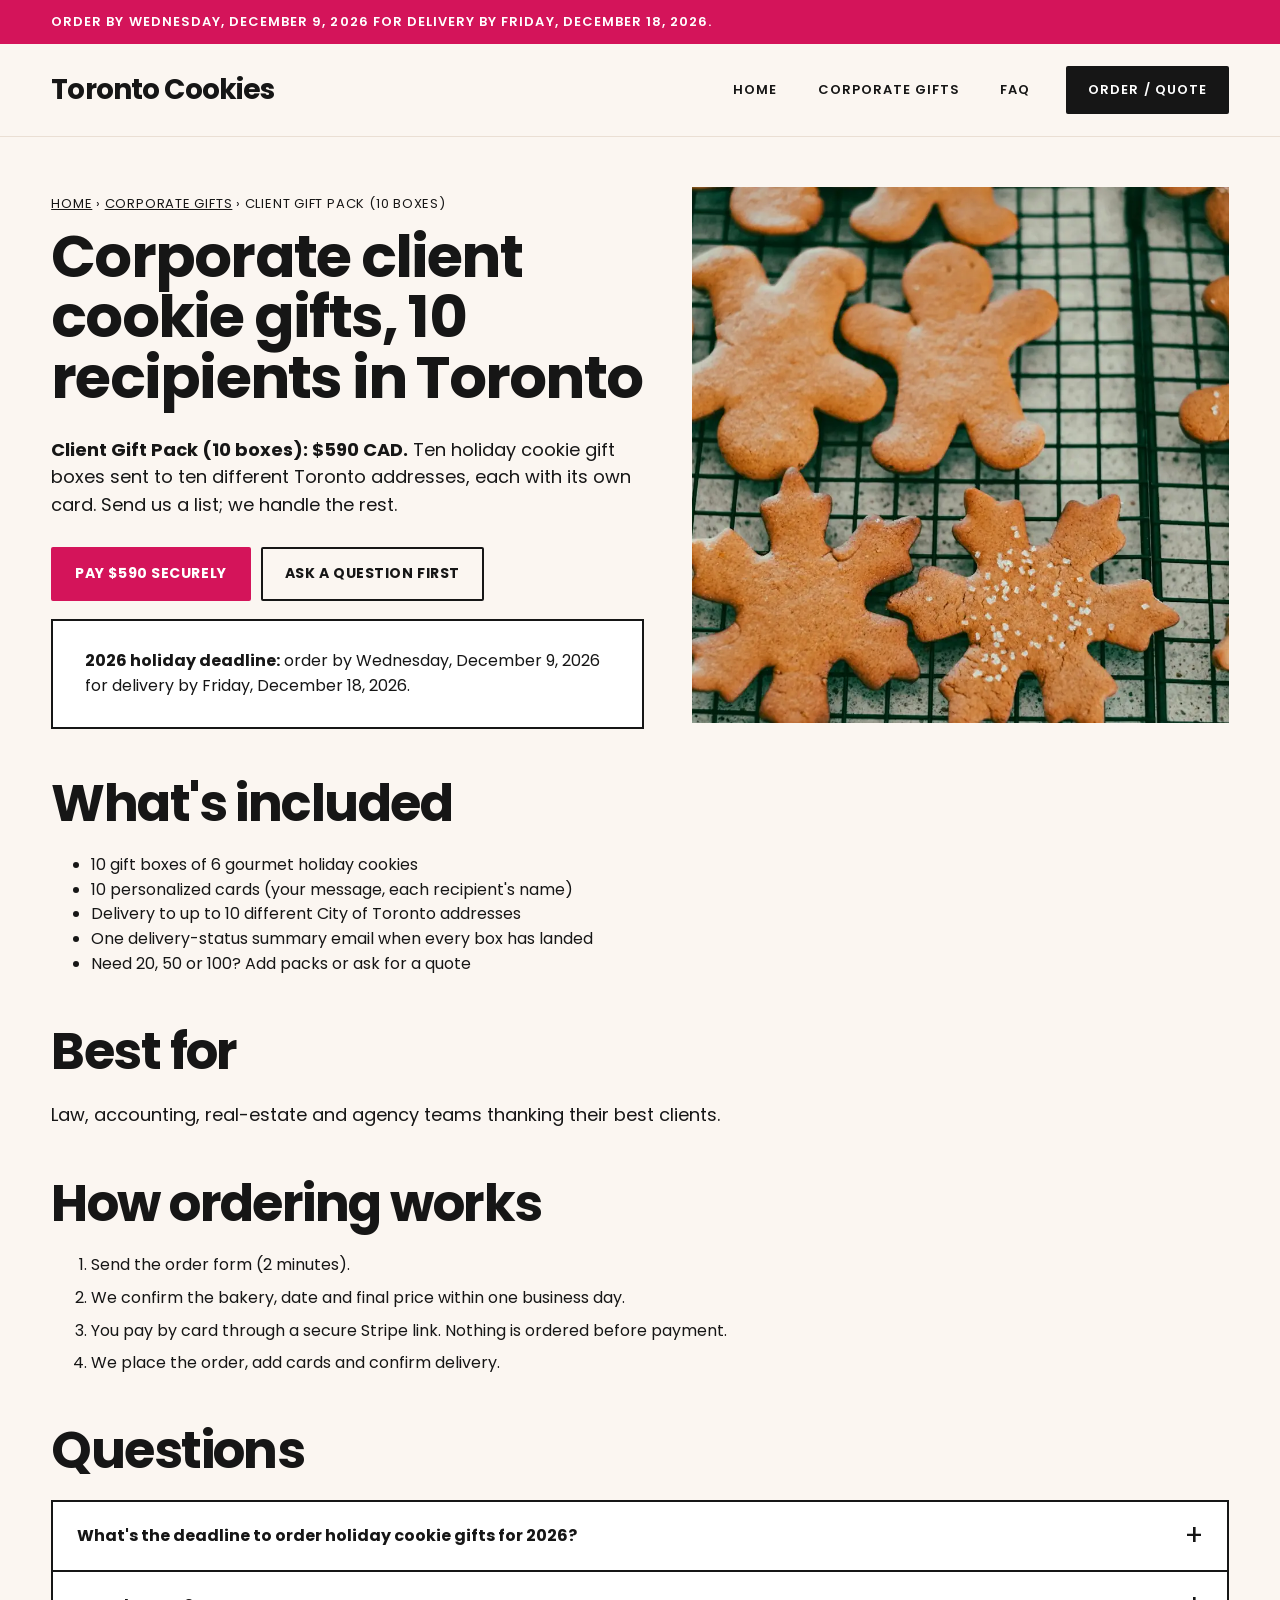
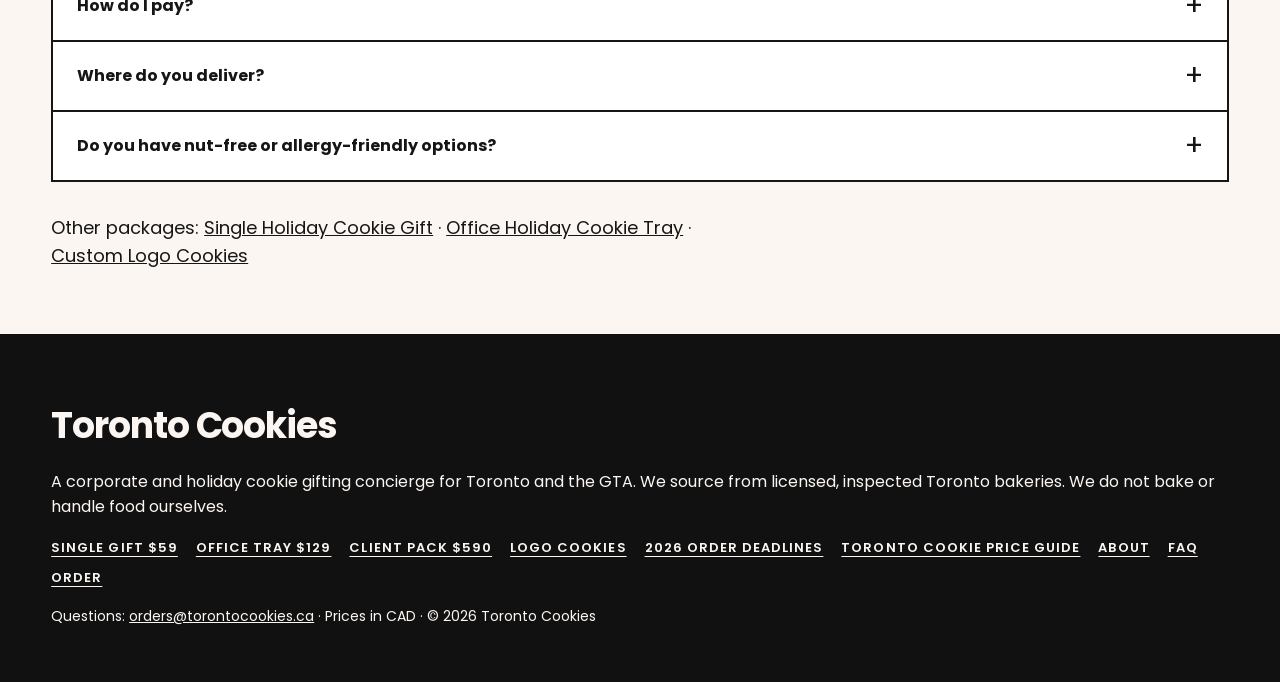
<file: client-cookie-gift-pack-toronto/index.html>
<!doctype html>
<html lang="en-CA">
<head>
<meta charset="utf-8">
<meta name="viewport" content="width=device-width, initial-scale=1">
<title>Client Cookie Gifts Toronto: 10 Boxes, 10 Addresses ($590)</title>
<meta name="description" content="Ten holiday cookie gift boxes sent to ten different Toronto addresses, each with its own card. Send us a list; we handle the.">
<link rel="canonical" href="https://torontocookies.ca/client-cookie-gift-pack-toronto/">
<script>if(location.hostname.indexOf('staging.')===0){var m=document.createElement('meta');m.name='robots';m.content='noindex,nofollow';document.head.appendChild(m);}</script>
<meta property="og:type" content="website">
<meta property="og:site_name" content="Toronto Cookies">
<meta property="og:title" content="Client Cookie Gifts Toronto: 10 Boxes, 10 Addresses ($590)">
<meta property="og:description" content="Ten holiday cookie gift boxes sent to ten different Toronto addresses, each with its own card. Send us a list; we handle the.">
<meta property="og:url" content="https://torontocookies.ca/client-cookie-gift-pack-toronto/">
<meta property="og:image" content="https://torontocookies.ca/assets/logo.png">
<meta property="og:locale" content="en_CA">
<meta name="twitter:card" content="summary">
<link rel="icon" href="/assets/logo.png" type="image/png">
<link rel="preload" as="image" href="/assets/client-gifts.webp" fetchpriority="high">
<link rel="stylesheet" href="/assets/site.css?v=6">
<script type="application/ld+json">
{
 "@context": "https://schema.org",
 "@graph": [
  {
   "@type": [
    "Organization",
    "ProfessionalService"
   ],
   "@id": "https://torontocookies.ca/#org",
   "name": "Toronto Cookies",
   "url": "https://torontocookies.ca/",
   "logo": "https://torontocookies.ca/assets/logo.png",
   "image": "https://torontocookies.ca/assets/logo.png",
   "description": "Corporate and holiday cookie gifting concierge for Toronto offices. We source from licensed Toronto bakeries and deliver to every recipient.",
   "email": "orders@torontocookies.ca",
   "priceRange": "$59-$590+",
   "areaServed": [
    {
     "@type": "City",
     "name": "Toronto"
    },
    {
     "@type": "AdministrativeArea",
     "name": "Greater Toronto Area"
    }
   ],
   "address": {
    "@type": "PostalAddress",
    "addressLocality": "Toronto",
    "addressRegion": "ON",
    "addressCountry": "CA"
   },
   "sameAs": [
    "https://www.instagram.com/torontocookies_ca/",
    "https://www.facebook.com/torontocookies.ca",
    "https://www.tiktok.com/@torontocookies.ca"
   ]
  },
  {
   "@type": "WebSite",
   "@id": "https://torontocookies.ca/#website",
   "url": "https://torontocookies.ca/",
   "name": "Toronto Cookies",
   "publisher": {
    "@id": "https://torontocookies.ca/#org"
   },
   "inLanguage": "en-CA"
  },
  {
   "@type": "Product",
   "@id": "https://torontocookies.ca/client-cookie-gift-pack-toronto/#product",
   "name": "Client Gift Pack (10 boxes)",
   "description": "Ten holiday cookie gift boxes sent to ten different Toronto addresses, each with its own card. Send us a list; we handle the rest.",
   "image": "https://torontocookies.ca/assets/logo.png",
   "brand": {
    "@type": "Brand",
    "name": "Toronto Cookies"
   },
   "category": "Corporate cookie gifts",
   "offers": {
    "@type": "Offer",
    "priceCurrency": "CAD",
    "price": "590",
    "url": "https://torontocookies.ca/client-cookie-gift-pack-toronto/",
    "availability": "https://schema.org/InStock",
    "priceValidUntil": "2026-12-31",
    "seller": {
     "@id": "https://torontocookies.ca/#org"
    },
    "areaServed": {
     "@type": "City",
     "name": "Toronto"
    }
   }
  },
  {
   "@type": "FAQPage",
   "mainEntity": [
    {
     "@type": "Question",
     "name": "What's the deadline to order holiday cookie gifts for 2026?",
     "acceptedAnswer": {
      "@type": "Answer",
      "text": "Order by Wednesday, December 9, 2026 for delivery by Friday, December 18, 2026. Later orders are handled on a best-effort basis depending on bakery capacity, so ask as early as you can."
     }
    },
    {
     "@type": "Question",
     "name": "How do I pay?",
     "acceptedAnswer": {
      "@type": "Answer",
      "text": "After we confirm your order, you pay by card through a secure Stripe payment link or invoice. Nothing is ordered from the bakery until your payment is complete."
     }
    },
    {
     "@type": "Question",
     "name": "Where do you deliver?",
     "acceptedAnswer": {
      "@type": "Answer",
      "text": "Delivery within the City of Toronto is included in the package prices. Elsewhere in the GTA (Mississauga, Markham, Vaughan, Richmond Hill and more) is quoted per order."
     }
    },
    {
     "@type": "Question",
     "name": "Do you have nut-free or allergy-friendly options?",
     "acceptedAnswer": {
      "@type": "Answer",
      "text": "Yes. On request we source from a dedicated nut-free bakery, and vegan options are available. Allergen information always comes from the bakery's own labels; we pass your dietary notes on but cannot guarantee against cross-contact."
     }
    }
   ]
  },
  {
   "@type": "BreadcrumbList",
   "itemListElement": [
    {
     "@type": "ListItem",
     "position": 1,
     "name": "Home",
     "item": "https://torontocookies.ca/"
    },
    {
     "@type": "ListItem",
     "position": 2,
     "name": "Corporate cookie gifts",
     "item": "https://torontocookies.ca/corporate-cookie-gifts-toronto/"
    },
    {
     "@type": "ListItem",
     "position": 3,
     "name": "Client Gift Pack (10 boxes)",
     "item": "https://torontocookies.ca/client-cookie-gift-pack-toronto/"
    }
   ]
  }
 ]
}
</script>
<script>
!function(t,e){var o,n,p,r;e.__SV||(window.posthog=e,e._i=[],e.init=function(i,s,a){function g(t,e){var o=e.split(".");2==o.length&&(t=t[o[0]],e=o[1]),t[e]=function(){t.push([e].concat(Array.prototype.slice.call(arguments,0)))}}(p=t.createElement("script")).type="text/javascript",p.crossOrigin="anonymous",p.async=!0,p.src=s.api_host.replace(".i.posthog.com","-assets.i.posthog.com")+"/static/array.js",(r=t.getElementsByTagName("script")[0]).parentNode.insertBefore(p,r);var u=e;for(void 0!==a?u=e[a]=[]:a="posthog",u.people=u.people||[],u.toString=function(t){var e="posthog";return"posthog"!==a&&(e+="."+a),t||(e+=" (stub)"),e},u.people.toString=function(){return u.toString(1)+".people (stub)"},o="capture identify alias people.set people.set_once set_config register register_once unregister opt_out_capturing has_opted_out_capturing opt_in_capturing reset isFeatureEnabled onFeatureFlags getFeatureFlag getFeatureFlagPayload reloadFeatureFlags group getSurveys onSessionId".split(" "),n=0;n<o.length;n++)g(u,o[n]);e._i.push([i,s,a])},e.__SV=1)}(document,window.posthog||[]);
posthog.init('phc_sKd9PxBNJ2WvbEzjkErxoSaaoBCikwiSHFm4xSyjnF9r',{api_host:'https://us.i.posthog.com',person_profiles:'identified_only'});
posthog.register({site:'torontocookies.ca',site_env:(location.hostname.indexOf('staging.')===0?'staging':'production')});
</script>
</head>
<body>
<a class="skip" href="#main">Skip to content</a>
<div class="announce"><div class="wrap"><p>Order by Wednesday, December 9, 2026 for delivery by Friday, December 18, 2026.</p></div></div>
<header class="site-header"><div class="wrap">
<a class="brand" href="/">Toronto Cookies</a>
<nav aria-label="Main"><a href="/">Home</a><a href="/corporate-cookie-gifts-toronto/">Corporate gifts</a><a href="/faq/">FAQ</a><a href="/order/">Order / quote</a></nav>
</div></header>
<main id="main" class="wrap page">
<div class="product-intro">
<figure class="product-photo"><img src="/assets/client-gifts.webp" alt="Gingerbread people and snowflake cookies cooling on a rack" width="933" height="933" fetchpriority="high" decoding="async"></figure>
<div>
<p class="crumbs"><a href="/">Home</a> › <a href="/corporate-cookie-gifts-toronto/">Corporate gifts</a> › Client Gift Pack (10 boxes)</p>
<h1>Corporate client cookie gifts, 10 recipients in Toronto</h1>
<p class="lede"><strong>Client Gift Pack (10 boxes): $590 CAD.</strong> Ten holiday cookie gift boxes sent to ten different Toronto addresses, each with its own card. Send us a list; we handle the rest.</p>
<div class="buy"><a class="btn" href="https://buy.stripe.com/6oUcN45Px3EN7MA7pU9ws04" data-track="pay_link_clicked" data-package="client-gift-pack">Pay $590 securely</a> <a class="btn btn-ghost" href="/order/?package=client-gift-pack" data-track="quote_cta_clicked" data-package="client-gift-pack">Ask a question first</a></div>
<p class="notice"><strong>2026 holiday deadline:</strong> order by Wednesday, December 9, 2026 for delivery by Friday, December 18, 2026.</p>
</div>
</div>
<h2>What's included</h2><ul><li>10 gift boxes of 6 gourmet holiday cookies</li><li>10 personalized cards (your message, each recipient&#x27;s name)</li><li>Delivery to up to 10 different City of Toronto addresses</li><li>One delivery-status summary email when every box has landed</li><li>Need 20, 50 or 100? Add packs or ask for a quote</li></ul>
<h2>Best for</h2><p>Law, accounting, real-estate and agency teams thanking their best clients.</p>
<h2>How ordering works</h2>
<ol class="order-steps"><li>Send the order form (2 minutes).</li><li>We confirm the bakery, date and final price within one business day.</li><li>You pay by card through a secure Stripe link. Nothing is ordered before payment.</li><li>We place the order, add cards and confirm delivery.</li></ol>
<h2>Questions</h2><details><summary>What&#x27;s the deadline to order holiday cookie gifts for 2026?</summary><p>Order by Wednesday, December 9, 2026 for delivery by Friday, December 18, 2026. Later orders are handled on a best-effort basis depending on bakery capacity, so ask as early as you can.</p></details>
<details><summary>How do I pay?</summary><p>After we confirm your order, you pay by card through a secure Stripe payment link or invoice. Nothing is ordered from the bakery until your payment is complete.</p></details>
<details><summary>Where do you deliver?</summary><p>Delivery within the City of Toronto is included in the package prices. Elsewhere in the GTA (Mississauga, Markham, Vaughan, Richmond Hill and more) is quoted per order.</p></details>
<details><summary>Do you have nut-free or allergy-friendly options?</summary><p>Yes. On request we source from a dedicated nut-free bakery, and vegan options are available. Allergen information always comes from the bakery&#x27;s own labels; we pass your dietary notes on but cannot guarantee against cross-contact.</p></details>
<p class="after-list">Other packages: <a href="/holiday-cookie-gift-box-toronto/">Single Holiday Cookie Gift</a> · <a href="/office-cookie-tray-toronto/">Office Holiday Cookie Tray</a> · <a href="/logo-cookies-toronto/">Custom Logo Cookies</a></p>
</main>
<footer class="site-footer"><div class="wrap">
<p class="footer-brand">Toronto Cookies</p>
<p>A corporate and holiday cookie gifting concierge for Toronto and the GTA. We source from licensed, inspected Toronto bakeries. We do not bake or handle food ourselves.</p>
<nav aria-label="Footer">
<a href="/holiday-cookie-gift-box-toronto/">Single gift $59</a>
<a href="/office-cookie-tray-toronto/">Office tray $129</a>
<a href="/client-cookie-gift-pack-toronto/">Client pack $590</a>
<a href="/logo-cookies-toronto/">Logo cookies</a>
<a href="/guides/holiday-cookie-gift-deadlines-toronto-2026/">2026 order deadlines</a>
<a href="/custom-cookie-prices-toronto/">Toronto cookie price guide</a>
<a href="/about/">About</a>
<a href="/faq/">FAQ</a>
<a href="/order/">Order</a>
</nav>
<p class="fine">Questions: <a href="mailto:orders@torontocookies.ca">orders@torontocookies.ca</a> · Prices in CAD · © 2026 Toronto Cookies</p>
</div></footer>
<script src="/assets/site.js" defer></script>
</body>
</html>
</file>
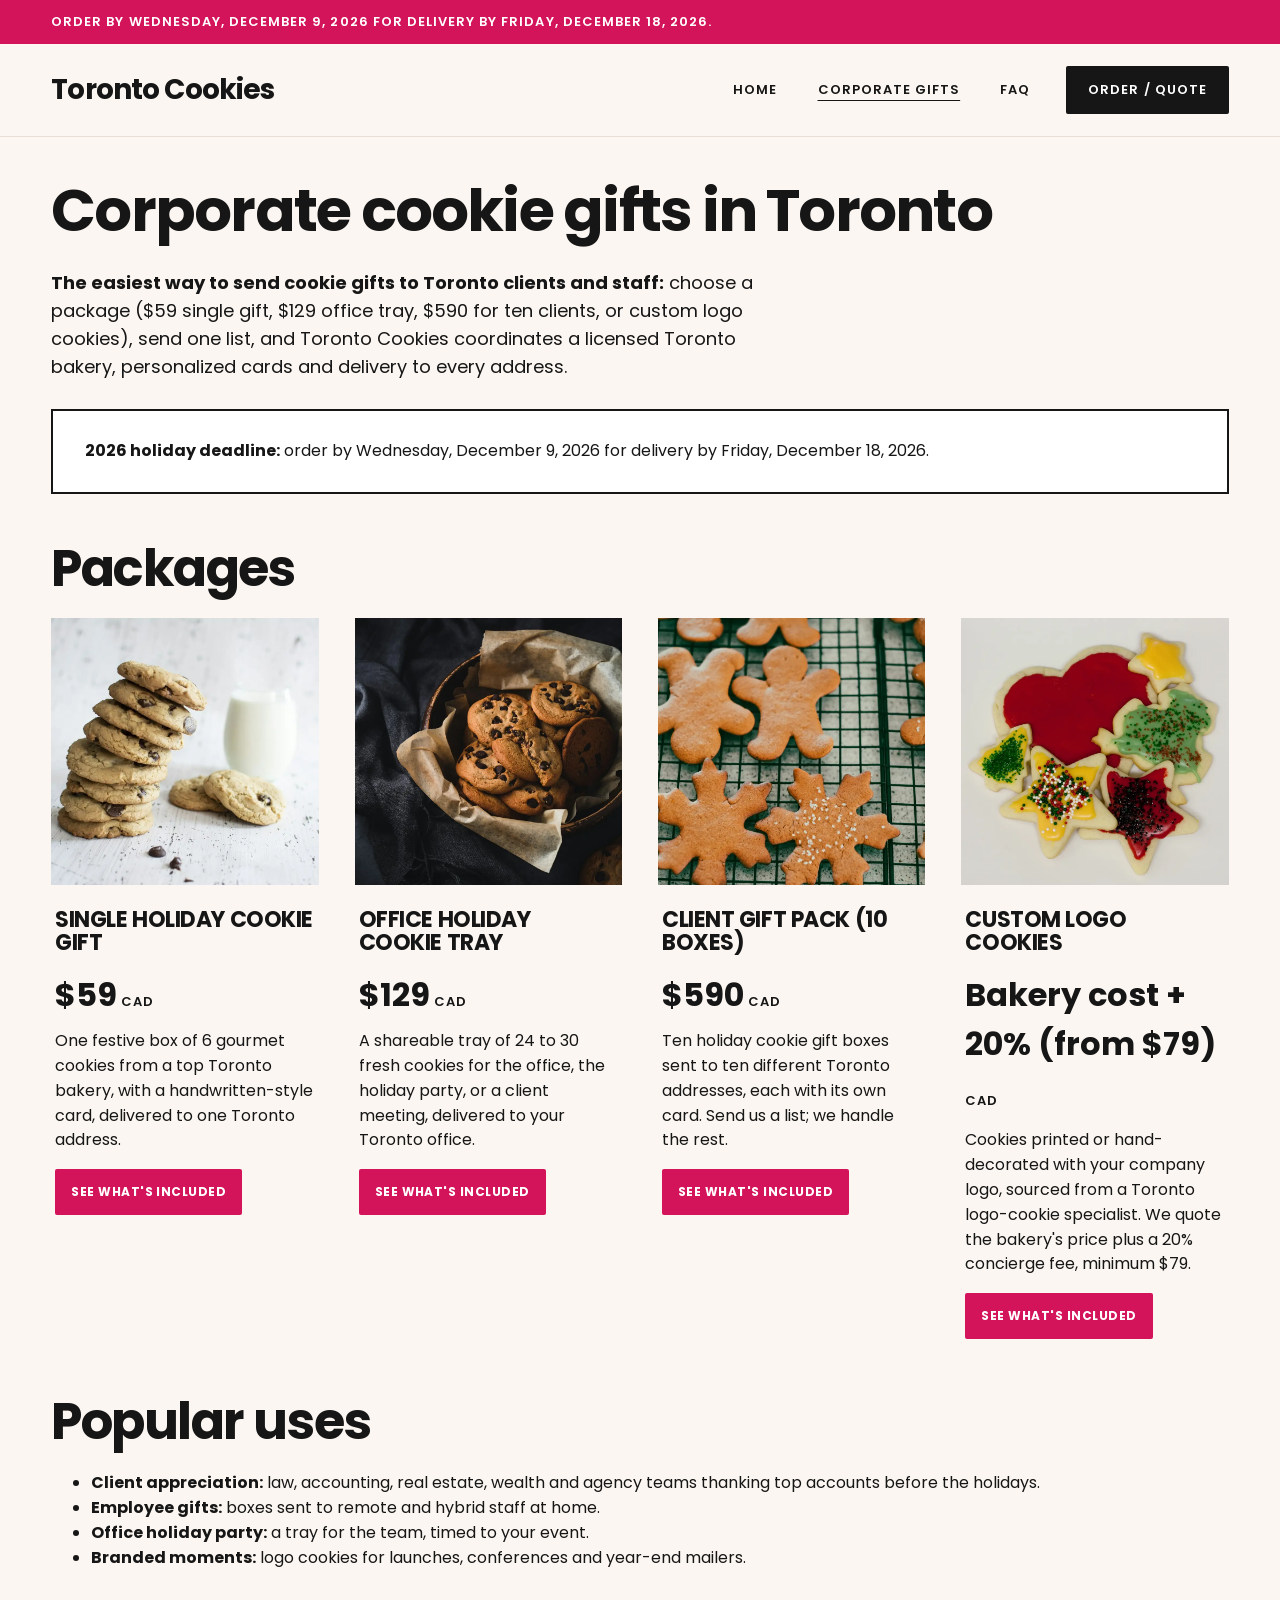
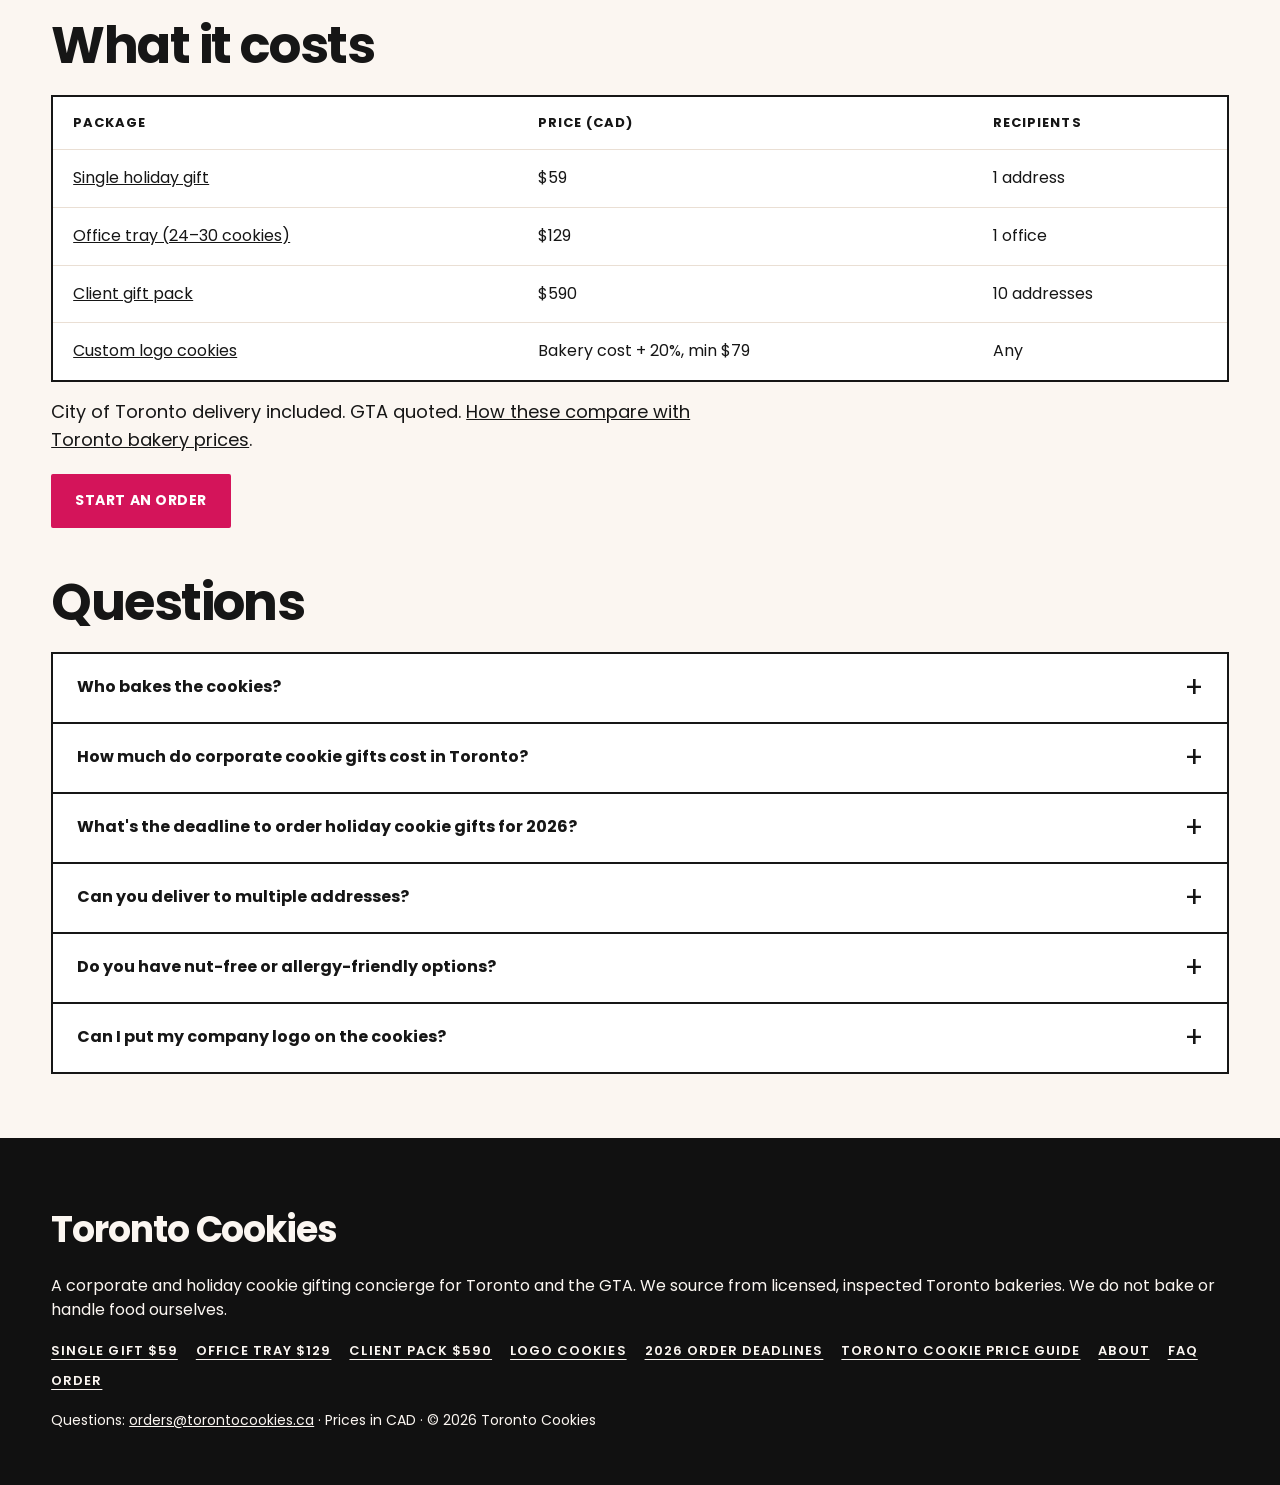
<file: corporate-cookie-gifts-toronto/index.html>
<!doctype html>
<html lang="en-CA">
<head>
<meta charset="utf-8">
<meta name="viewport" content="width=device-width, initial-scale=1">
<title>Corporate Cookie Gifts Toronto: Clients &amp; Staff | Toronto Cookies</title>
<meta name="description" content="Send corporate cookie gifts to Toronto clients and staff: $59 single gifts, $129 office trays, $590 for 10 clients, custom logo cookies. One list, every address.">
<link rel="canonical" href="https://torontocookies.ca/corporate-cookie-gifts-toronto/">
<script>if(location.hostname.indexOf('staging.')===0){var m=document.createElement('meta');m.name='robots';m.content='noindex,nofollow';document.head.appendChild(m);}</script>
<meta property="og:type" content="website">
<meta property="og:site_name" content="Toronto Cookies">
<meta property="og:title" content="Corporate Cookie Gifts Toronto: Clients &amp; Staff | Toronto Cookies">
<meta property="og:description" content="Send corporate cookie gifts to Toronto clients and staff: $59 single gifts, $129 office trays, $590 for 10 clients, custom logo cookies. One list, every address.">
<meta property="og:url" content="https://torontocookies.ca/corporate-cookie-gifts-toronto/">
<meta property="og:image" content="https://torontocookies.ca/assets/logo.png">
<meta property="og:locale" content="en_CA">
<meta name="twitter:card" content="summary">
<link rel="icon" href="/assets/logo.png" type="image/png">

<link rel="stylesheet" href="/assets/site.css?v=6">
<script type="application/ld+json">
{
 "@context": "https://schema.org",
 "@graph": [
  {
   "@type": [
    "Organization",
    "ProfessionalService"
   ],
   "@id": "https://torontocookies.ca/#org",
   "name": "Toronto Cookies",
   "url": "https://torontocookies.ca/",
   "logo": "https://torontocookies.ca/assets/logo.png",
   "image": "https://torontocookies.ca/assets/logo.png",
   "description": "Corporate and holiday cookie gifting concierge for Toronto offices. We source from licensed Toronto bakeries and deliver to every recipient.",
   "email": "orders@torontocookies.ca",
   "priceRange": "$59-$590+",
   "areaServed": [
    {
     "@type": "City",
     "name": "Toronto"
    },
    {
     "@type": "AdministrativeArea",
     "name": "Greater Toronto Area"
    }
   ],
   "address": {
    "@type": "PostalAddress",
    "addressLocality": "Toronto",
    "addressRegion": "ON",
    "addressCountry": "CA"
   },
   "sameAs": [
    "https://www.instagram.com/torontocookies_ca/",
    "https://www.facebook.com/torontocookies.ca",
    "https://www.tiktok.com/@torontocookies.ca"
   ]
  },
  {
   "@type": "WebSite",
   "@id": "https://torontocookies.ca/#website",
   "url": "https://torontocookies.ca/",
   "name": "Toronto Cookies",
   "publisher": {
    "@id": "https://torontocookies.ca/#org"
   },
   "inLanguage": "en-CA"
  },
  {
   "@type": "FAQPage",
   "mainEntity": [
    {
     "@type": "Question",
     "name": "Who bakes the cookies?",
     "acceptedAnswer": {
      "@type": "Answer",
      "text": "Established, inspected Toronto bakeries. Toronto Cookies is a gifting concierge: we never bake or handle food ourselves. We match each order to a bakery that suits it, for example a nut-free facility or a logo-cookie specialist."
     }
    },
    {
     "@type": "Question",
     "name": "How much do corporate cookie gifts cost in Toronto?",
     "acceptedAnswer": {
      "@type": "Answer",
      "text": "Our packages are $59 for a single gift box delivered in Toronto, $129 for an office tray of 24 to 30 cookies, and $590 for ten client gift boxes sent to ten addresses. Custom logo cookies are the bakery's price plus a 20% concierge fee, with a $79 minimum. Prices are in Canadian dollars."
     }
    },
    {
     "@type": "Question",
     "name": "What's the deadline to order holiday cookie gifts for 2026?",
     "acceptedAnswer": {
      "@type": "Answer",
      "text": "Order by Wednesday, December 9, 2026 for delivery by Friday, December 18, 2026. Later orders are handled on a best-effort basis depending on bakery capacity, so ask as early as you can."
     }
    },
    {
     "@type": "Question",
     "name": "Can you deliver to multiple addresses?",
     "acceptedAnswer": {
      "@type": "Answer",
      "text": "Yes. The Client Gift Pack covers ten different City of Toronto addresses, and larger lists are quoted. Send a spreadsheet or a simple list of names, addresses and card messages."
     }
    },
    {
     "@type": "Question",
     "name": "Do you have nut-free or allergy-friendly options?",
     "acceptedAnswer": {
      "@type": "Answer",
      "text": "Yes. On request we source from a dedicated nut-free bakery, and vegan options are available. Allergen information always comes from the bakery's own labels; we pass your dietary notes on but cannot guarantee against cross-contact."
     }
    },
    {
     "@type": "Question",
     "name": "Can I put my company logo on the cookies?",
     "acceptedAnswer": {
      "@type": "Answer",
      "text": "Yes. Logo cookies are printed with edible ink or hand-iced by a Toronto specialist bakery, usually with a free mock-up first. Most bakeries need around 50 cookies per design and 3 to 9 business days. We quote bakery cost plus 20%, minimum $79."
     }
    }
   ]
  },
  {
   "@type": "BreadcrumbList",
   "itemListElement": [
    {
     "@type": "ListItem",
     "position": 1,
     "name": "Home",
     "item": "https://torontocookies.ca/"
    },
    {
     "@type": "ListItem",
     "position": 2,
     "name": "Corporate cookie gifts",
     "item": "https://torontocookies.ca/corporate-cookie-gifts-toronto/"
    }
   ]
  }
 ]
}
</script>
<script>
!function(t,e){var o,n,p,r;e.__SV||(window.posthog=e,e._i=[],e.init=function(i,s,a){function g(t,e){var o=e.split(".");2==o.length&&(t=t[o[0]],e=o[1]),t[e]=function(){t.push([e].concat(Array.prototype.slice.call(arguments,0)))}}(p=t.createElement("script")).type="text/javascript",p.crossOrigin="anonymous",p.async=!0,p.src=s.api_host.replace(".i.posthog.com","-assets.i.posthog.com")+"/static/array.js",(r=t.getElementsByTagName("script")[0]).parentNode.insertBefore(p,r);var u=e;for(void 0!==a?u=e[a]=[]:a="posthog",u.people=u.people||[],u.toString=function(t){var e="posthog";return"posthog"!==a&&(e+="."+a),t||(e+=" (stub)"),e},u.people.toString=function(){return u.toString(1)+".people (stub)"},o="capture identify alias people.set people.set_once set_config register register_once unregister opt_out_capturing has_opted_out_capturing opt_in_capturing reset isFeatureEnabled onFeatureFlags getFeatureFlag getFeatureFlagPayload reloadFeatureFlags group getSurveys onSessionId".split(" "),n=0;n<o.length;n++)g(u,o[n]);e._i.push([i,s,a])},e.__SV=1)}(document,window.posthog||[]);
posthog.init('phc_sKd9PxBNJ2WvbEzjkErxoSaaoBCikwiSHFm4xSyjnF9r',{api_host:'https://us.i.posthog.com',person_profiles:'identified_only'});
posthog.register({site:'torontocookies.ca',site_env:(location.hostname.indexOf('staging.')===0?'staging':'production')});
</script>
</head>
<body>
<a class="skip" href="#main">Skip to content</a>
<div class="announce"><div class="wrap"><p>Order by Wednesday, December 9, 2026 for delivery by Friday, December 18, 2026.</p></div></div>
<header class="site-header"><div class="wrap">
<a class="brand" href="/">Toronto Cookies</a>
<nav aria-label="Main"><a href="/">Home</a><a href="/corporate-cookie-gifts-toronto/" aria-current="page">Corporate gifts</a><a href="/faq/">FAQ</a><a href="/order/">Order / quote</a></nav>
</div></header>
<main id="main" class="wrap page">
<h1>Corporate cookie gifts in Toronto</h1>
<p class="lede"><strong>The easiest way to send cookie gifts to Toronto clients and staff:</strong> choose a package ($59 single gift, $129 office tray, $590 for ten clients, or custom logo cookies), send one list, and Toronto Cookies coordinates a licensed Toronto bakery, personalized cards and delivery to every address.</p>
<p class="notice"><strong>2026 holiday deadline:</strong> order by Wednesday, December 9, 2026 for delivery by Friday, December 18, 2026.</p>
<h2>Packages</h2>
<div class="grid"><article class="card">
<img src="/assets/gift-box.webp" alt="A tall stack of chocolate chip cookies" width="933" height="933" loading="lazy" decoding="async">
<div class="card-body">
<h3><a href="/holiday-cookie-gift-box-toronto/">Single Holiday Cookie Gift</a></h3>
<p class="price">$59<span> CAD</span></p>
<p>One festive box of 6 gourmet cookies from a top Toronto bakery, with a handwritten-style card, delivered to one Toronto address.</p>
<p><a class="btn btn-small" href="/holiday-cookie-gift-box-toronto/" data-track="package_viewed_from_card" data-package="single-gift">See what's included</a></p>
</div>
</article>
<article class="card">
<img src="/assets/office-tray.webp" alt="A parchment-lined bowl filled with chocolate chip cookies to share" width="1000" height="1000" loading="lazy" decoding="async">
<div class="card-body">
<h3><a href="/office-cookie-tray-toronto/">Office Holiday Cookie Tray</a></h3>
<p class="price">$129<span> CAD</span></p>
<p>A shareable tray of 24 to 30 fresh cookies for the office, the holiday party, or a client meeting, delivered to your Toronto office.</p>
<p><a class="btn btn-small" href="/office-cookie-tray-toronto/" data-track="package_viewed_from_card" data-package="office-tray">See what's included</a></p>
</div>
</article>
<article class="card">
<img src="/assets/client-gifts.webp" alt="Gingerbread people and snowflake cookies cooling on a rack" width="933" height="933" loading="lazy" decoding="async">
<div class="card-body">
<h3><a href="/client-cookie-gift-pack-toronto/">Client Gift Pack (10 boxes)</a></h3>
<p class="price">$590<span> CAD</span></p>
<p>Ten holiday cookie gift boxes sent to ten different Toronto addresses, each with its own card. Send us a list; we handle the rest.</p>
<p><a class="btn btn-small" href="/client-cookie-gift-pack-toronto/" data-track="package_viewed_from_card" data-package="client-gift-pack">See what's included</a></p>
</div>
</article>
<article class="card">
<img src="/assets/logo-cookies.webp" alt="Iced sugar cookies in stars, trees, and a heart, with sprinkles" width="1000" height="1000" loading="lazy" decoding="async">
<div class="card-body">
<h3><a href="/logo-cookies-toronto/">Custom Logo Cookies</a></h3>
<p class="price">Bakery cost + 20% (from $79)<span> CAD</span></p>
<p>Cookies printed or hand-decorated with your company logo, sourced from a Toronto logo-cookie specialist. We quote the bakery&#x27;s price plus a 20% concierge fee, minimum $79.</p>
<p><a class="btn btn-small" href="/logo-cookies-toronto/" data-track="package_viewed_from_card" data-package="logo-cookies">See what's included</a></p>
</div>
</article></div>
<h2>Popular uses</h2>
<ul>
<li><strong>Client appreciation:</strong> law, accounting, real estate, wealth and agency teams thanking top accounts before the holidays.</li>
<li><strong>Employee gifts:</strong> boxes sent to remote and hybrid staff at home.</li>
<li><strong>Office holiday party:</strong> a tray for the team, timed to your event.</li>
<li><strong>Branded moments:</strong> logo cookies for launches, conferences and year-end mailers.</li>
</ul>
<h2>What it costs</h2>
<table><thead><tr><th>Package</th><th>Price (CAD)</th><th>Recipients</th></tr></thead><tbody>
<tr><td><a href="/holiday-cookie-gift-box-toronto/">Single holiday gift</a></td><td>$59</td><td>1 address</td></tr>
<tr><td><a href="/office-cookie-tray-toronto/">Office tray (24–30 cookies)</a></td><td>$129</td><td>1 office</td></tr>
<tr><td><a href="/client-cookie-gift-pack-toronto/">Client gift pack</a></td><td>$590</td><td>10 addresses</td></tr>
<tr><td><a href="/logo-cookies-toronto/">Custom logo cookies</a></td><td>Bakery cost + 20%, min $79</td><td>Any</td></tr>
</tbody></table>
<p>City of Toronto delivery included. GTA quoted. <a href="/custom-cookie-prices-toronto/">How these compare with Toronto bakery prices</a>.</p>
<p><a class="btn" href="/order/" data-track="hub_cta_clicked">Start an order</a></p>
<h2>Questions</h2><details><summary>Who bakes the cookies?</summary><p>Established, inspected Toronto bakeries. Toronto Cookies is a gifting concierge: we never bake or handle food ourselves. We match each order to a bakery that suits it, for example a nut-free facility or a logo-cookie specialist.</p></details>
<details><summary>How much do corporate cookie gifts cost in Toronto?</summary><p>Our packages are $59 for a single gift box delivered in Toronto, $129 for an office tray of 24 to 30 cookies, and $590 for ten client gift boxes sent to ten addresses. Custom logo cookies are the bakery&#x27;s price plus a 20% concierge fee, with a $79 minimum. Prices are in Canadian dollars.</p></details>
<details><summary>What&#x27;s the deadline to order holiday cookie gifts for 2026?</summary><p>Order by Wednesday, December 9, 2026 for delivery by Friday, December 18, 2026. Later orders are handled on a best-effort basis depending on bakery capacity, so ask as early as you can.</p></details>
<details><summary>Can you deliver to multiple addresses?</summary><p>Yes. The Client Gift Pack covers ten different City of Toronto addresses, and larger lists are quoted. Send a spreadsheet or a simple list of names, addresses and card messages.</p></details>
<details><summary>Do you have nut-free or allergy-friendly options?</summary><p>Yes. On request we source from a dedicated nut-free bakery, and vegan options are available. Allergen information always comes from the bakery&#x27;s own labels; we pass your dietary notes on but cannot guarantee against cross-contact.</p></details>
<details><summary>Can I put my company logo on the cookies?</summary><p>Yes. Logo cookies are printed with edible ink or hand-iced by a Toronto specialist bakery, usually with a free mock-up first. Most bakeries need around 50 cookies per design and 3 to 9 business days. We quote bakery cost plus 20%, minimum $79.</p></details>
</main>
<footer class="site-footer"><div class="wrap">
<p class="footer-brand">Toronto Cookies</p>
<p>A corporate and holiday cookie gifting concierge for Toronto and the GTA. We source from licensed, inspected Toronto bakeries. We do not bake or handle food ourselves.</p>
<nav aria-label="Footer">
<a href="/holiday-cookie-gift-box-toronto/">Single gift $59</a>
<a href="/office-cookie-tray-toronto/">Office tray $129</a>
<a href="/client-cookie-gift-pack-toronto/">Client pack $590</a>
<a href="/logo-cookies-toronto/">Logo cookies</a>
<a href="/guides/holiday-cookie-gift-deadlines-toronto-2026/">2026 order deadlines</a>
<a href="/custom-cookie-prices-toronto/">Toronto cookie price guide</a>
<a href="/about/">About</a>
<a href="/faq/">FAQ</a>
<a href="/order/">Order</a>
</nav>
<p class="fine">Questions: <a href="mailto:orders@torontocookies.ca">orders@torontocookies.ca</a> · Prices in CAD · © 2026 Toronto Cookies</p>
</div></footer>
<script src="/assets/site.js" defer></script>
</body>
</html>
</file>
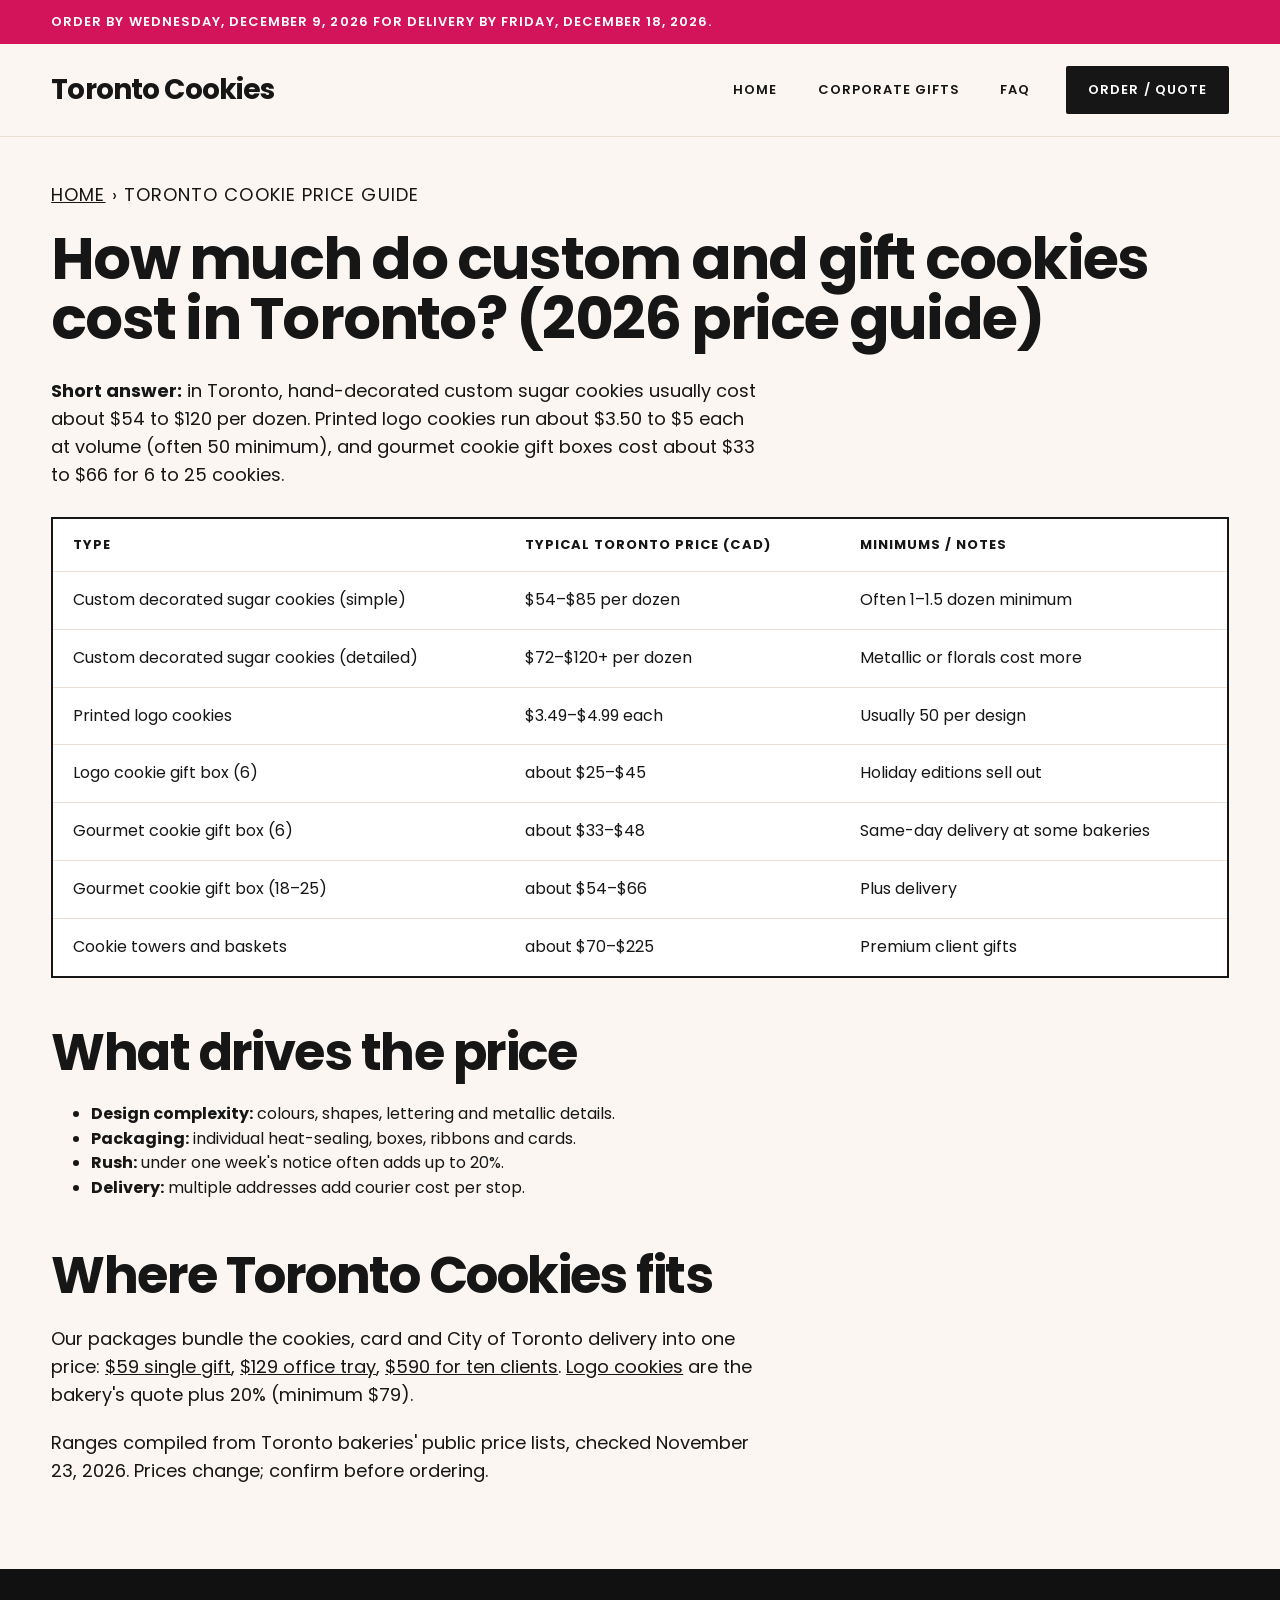
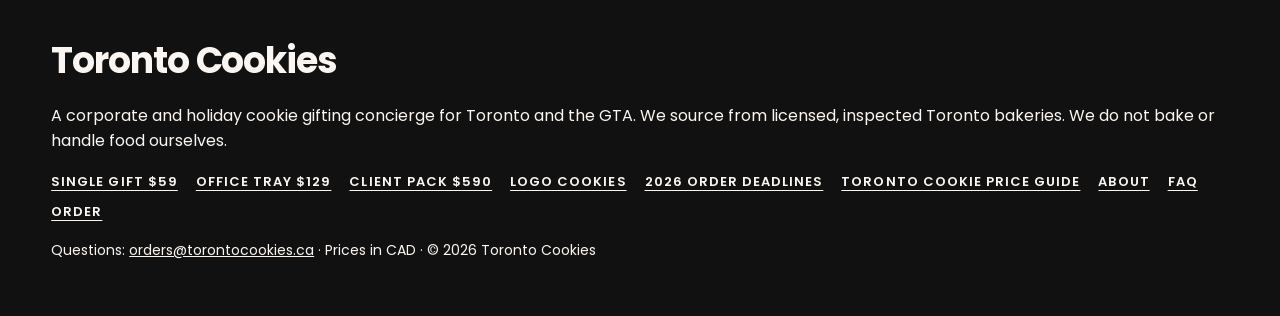
<file: custom-cookie-prices-toronto/index.html>
<!doctype html>
<html lang="en-CA">
<head>
<meta charset="utf-8">
<meta name="viewport" content="width=device-width, initial-scale=1">
<title>Custom Cookie Prices in Toronto (2026): Per Dozen, Logo &amp; Gift Boxes</title>
<meta name="description" content="Toronto custom cookies cost about $54–$120 per dozen; logo cookies $3.49–$4.99 each; gift boxes $33–$66. 2026 price guide with minimums and lead times.">
<link rel="canonical" href="https://torontocookies.ca/custom-cookie-prices-toronto/">
<script>if(location.hostname.indexOf('staging.')===0){var m=document.createElement('meta');m.name='robots';m.content='noindex,nofollow';document.head.appendChild(m);}</script>
<meta property="og:type" content="website">
<meta property="og:site_name" content="Toronto Cookies">
<meta property="og:title" content="Custom Cookie Prices in Toronto (2026): Per Dozen, Logo &amp; Gift Boxes">
<meta property="og:description" content="Toronto custom cookies cost about $54–$120 per dozen; logo cookies $3.49–$4.99 each; gift boxes $33–$66. 2026 price guide with minimums and lead times.">
<meta property="og:url" content="https://torontocookies.ca/custom-cookie-prices-toronto/">
<meta property="og:image" content="https://torontocookies.ca/assets/logo.png">
<meta property="og:locale" content="en_CA">
<meta name="twitter:card" content="summary">
<link rel="icon" href="/assets/logo.png" type="image/png">

<link rel="stylesheet" href="/assets/site.css?v=6">
<script type="application/ld+json">
{
 "@context": "https://schema.org",
 "@graph": [
  {
   "@type": [
    "Organization",
    "ProfessionalService"
   ],
   "@id": "https://torontocookies.ca/#org",
   "name": "Toronto Cookies",
   "url": "https://torontocookies.ca/",
   "logo": "https://torontocookies.ca/assets/logo.png",
   "image": "https://torontocookies.ca/assets/logo.png",
   "description": "Corporate and holiday cookie gifting concierge for Toronto offices. We source from licensed Toronto bakeries and deliver to every recipient.",
   "email": "orders@torontocookies.ca",
   "priceRange": "$59-$590+",
   "areaServed": [
    {
     "@type": "City",
     "name": "Toronto"
    },
    {
     "@type": "AdministrativeArea",
     "name": "Greater Toronto Area"
    }
   ],
   "address": {
    "@type": "PostalAddress",
    "addressLocality": "Toronto",
    "addressRegion": "ON",
    "addressCountry": "CA"
   },
   "sameAs": [
    "https://www.instagram.com/torontocookies_ca/",
    "https://www.facebook.com/torontocookies.ca",
    "https://www.tiktok.com/@torontocookies.ca"
   ]
  },
  {
   "@type": "WebSite",
   "@id": "https://torontocookies.ca/#website",
   "url": "https://torontocookies.ca/",
   "name": "Toronto Cookies",
   "publisher": {
    "@id": "https://torontocookies.ca/#org"
   },
   "inLanguage": "en-CA"
  },
  {
   "@type": "Article",
   "headline": "How much do custom and gift cookies cost in Toronto? (2026 price guide)",
   "datePublished": "2026-11-23",
   "dateModified": "2026-11-23",
   "author": {
    "@id": "https://torontocookies.ca/#org"
   },
   "publisher": {
    "@id": "https://torontocookies.ca/#org"
   },
   "mainEntityOfPage": "https://torontocookies.ca/custom-cookie-prices-toronto/",
   "image": "https://torontocookies.ca/assets/logo.png"
  },
  {
   "@type": "FAQPage",
   "mainEntity": [
    {
     "@type": "Question",
     "name": "How much do custom cookies cost per dozen in Toronto?",
     "acceptedAnswer": {
      "@type": "Answer",
      "text": "Most Toronto custom cookie bakers charge about $54 to $85 per dozen for simple designs and $72 to $120 or more per dozen for detailed designs, as of November 2026."
     }
    },
    {
     "@type": "Question",
     "name": "How much are logo cookies in Toronto?",
     "acceptedAnswer": {
      "@type": "Answer",
      "text": "Printed logo cookies typically cost $3.49 to $4.99 each at volume in Toronto, usually with a 50-cookie minimum per design."
     }
    }
   ]
  },
  {
   "@type": "BreadcrumbList",
   "itemListElement": [
    {
     "@type": "ListItem",
     "position": 1,
     "name": "Home",
     "item": "https://torontocookies.ca/"
    },
    {
     "@type": "ListItem",
     "position": 2,
     "name": "Toronto cookie price guide",
     "item": "https://torontocookies.ca/custom-cookie-prices-toronto/"
    }
   ]
  }
 ]
}
</script>
<script>
!function(t,e){var o,n,p,r;e.__SV||(window.posthog=e,e._i=[],e.init=function(i,s,a){function g(t,e){var o=e.split(".");2==o.length&&(t=t[o[0]],e=o[1]),t[e]=function(){t.push([e].concat(Array.prototype.slice.call(arguments,0)))}}(p=t.createElement("script")).type="text/javascript",p.crossOrigin="anonymous",p.async=!0,p.src=s.api_host.replace(".i.posthog.com","-assets.i.posthog.com")+"/static/array.js",(r=t.getElementsByTagName("script")[0]).parentNode.insertBefore(p,r);var u=e;for(void 0!==a?u=e[a]=[]:a="posthog",u.people=u.people||[],u.toString=function(t){var e="posthog";return"posthog"!==a&&(e+="."+a),t||(e+=" (stub)"),e},u.people.toString=function(){return u.toString(1)+".people (stub)"},o="capture identify alias people.set people.set_once set_config register register_once unregister opt_out_capturing has_opted_out_capturing opt_in_capturing reset isFeatureEnabled onFeatureFlags getFeatureFlag getFeatureFlagPayload reloadFeatureFlags group getSurveys onSessionId".split(" "),n=0;n<o.length;n++)g(u,o[n]);e._i.push([i,s,a])},e.__SV=1)}(document,window.posthog||[]);
posthog.init('phc_sKd9PxBNJ2WvbEzjkErxoSaaoBCikwiSHFm4xSyjnF9r',{api_host:'https://us.i.posthog.com',person_profiles:'identified_only'});
posthog.register({site:'torontocookies.ca',site_env:(location.hostname.indexOf('staging.')===0?'staging':'production')});
</script>
</head>
<body>
<a class="skip" href="#main">Skip to content</a>
<div class="announce"><div class="wrap"><p>Order by Wednesday, December 9, 2026 for delivery by Friday, December 18, 2026.</p></div></div>
<header class="site-header"><div class="wrap">
<a class="brand" href="/">Toronto Cookies</a>
<nav aria-label="Main"><a href="/">Home</a><a href="/corporate-cookie-gifts-toronto/">Corporate gifts</a><a href="/faq/">FAQ</a><a href="/order/">Order / quote</a></nav>
</div></header>
<main id="main" class="wrap page">
<p class="crumbs"><a href="/">Home</a> › Toronto cookie price guide</p>
<h1>How much do custom and gift cookies cost in Toronto? (2026 price guide)</h1>
<p class="lede"><strong>Short answer:</strong> in Toronto, hand-decorated custom sugar cookies usually cost about $54 to $120 per dozen. Printed logo cookies run about $3.50 to $5 each at volume (often 50 minimum), and gourmet cookie gift boxes cost about $33 to $66 for 6 to 25 cookies.</p>
<table><thead><tr><th>Type</th><th>Typical Toronto price (CAD)</th><th>Minimums / notes</th></tr></thead><tbody>
<tr><td>Custom decorated sugar cookies (simple)</td><td>$54–$85 per dozen</td><td>Often 1–1.5 dozen minimum</td></tr>
<tr><td>Custom decorated sugar cookies (detailed)</td><td>$72–$120+ per dozen</td><td>Metallic or florals cost more</td></tr>
<tr><td>Printed logo cookies</td><td>$3.49–$4.99 each</td><td>Usually 50 per design</td></tr>
<tr><td>Logo cookie gift box (6)</td><td>about $25–$45</td><td>Holiday editions sell out</td></tr>
<tr><td>Gourmet cookie gift box (6)</td><td>about $33–$48</td><td>Same-day delivery at some bakeries</td></tr>
<tr><td>Gourmet cookie gift box (18–25)</td><td>about $54–$66</td><td>Plus delivery</td></tr>
<tr><td>Cookie towers and baskets</td><td>about $70–$225</td><td>Premium client gifts</td></tr>
</tbody></table>
<h2>What drives the price</h2>
<ul><li><strong>Design complexity:</strong> colours, shapes, lettering and metallic details.</li><li><strong>Packaging:</strong> individual heat-sealing, boxes, ribbons and cards.</li><li><strong>Rush:</strong> under one week's notice often adds up to 20%.</li><li><strong>Delivery:</strong> multiple addresses add courier cost per stop.</li></ul>
<h2>Where Toronto Cookies fits</h2>
<p>Our packages bundle the cookies, card and City of Toronto delivery into one price: <a href="/holiday-cookie-gift-box-toronto/">$59 single gift</a>, <a href="/office-cookie-tray-toronto/">$129 office tray</a>, <a href="/client-cookie-gift-pack-toronto/">$590 for ten clients</a>. <a href="/logo-cookies-toronto/">Logo cookies</a> are the bakery's quote plus 20% (minimum $79).</p>
<p class="small">Ranges compiled from Toronto bakeries' public price lists, checked November 23, 2026. Prices change; confirm before ordering.</p>
</main>
<footer class="site-footer"><div class="wrap">
<p class="footer-brand">Toronto Cookies</p>
<p>A corporate and holiday cookie gifting concierge for Toronto and the GTA. We source from licensed, inspected Toronto bakeries. We do not bake or handle food ourselves.</p>
<nav aria-label="Footer">
<a href="/holiday-cookie-gift-box-toronto/">Single gift $59</a>
<a href="/office-cookie-tray-toronto/">Office tray $129</a>
<a href="/client-cookie-gift-pack-toronto/">Client pack $590</a>
<a href="/logo-cookies-toronto/">Logo cookies</a>
<a href="/guides/holiday-cookie-gift-deadlines-toronto-2026/">2026 order deadlines</a>
<a href="/custom-cookie-prices-toronto/">Toronto cookie price guide</a>
<a href="/about/">About</a>
<a href="/faq/">FAQ</a>
<a href="/order/">Order</a>
</nav>
<p class="fine">Questions: <a href="mailto:orders@torontocookies.ca">orders@torontocookies.ca</a> · Prices in CAD · © 2026 Toronto Cookies</p>
</div></footer>
<script src="/assets/site.js" defer></script>
</body>
</html>
</file>
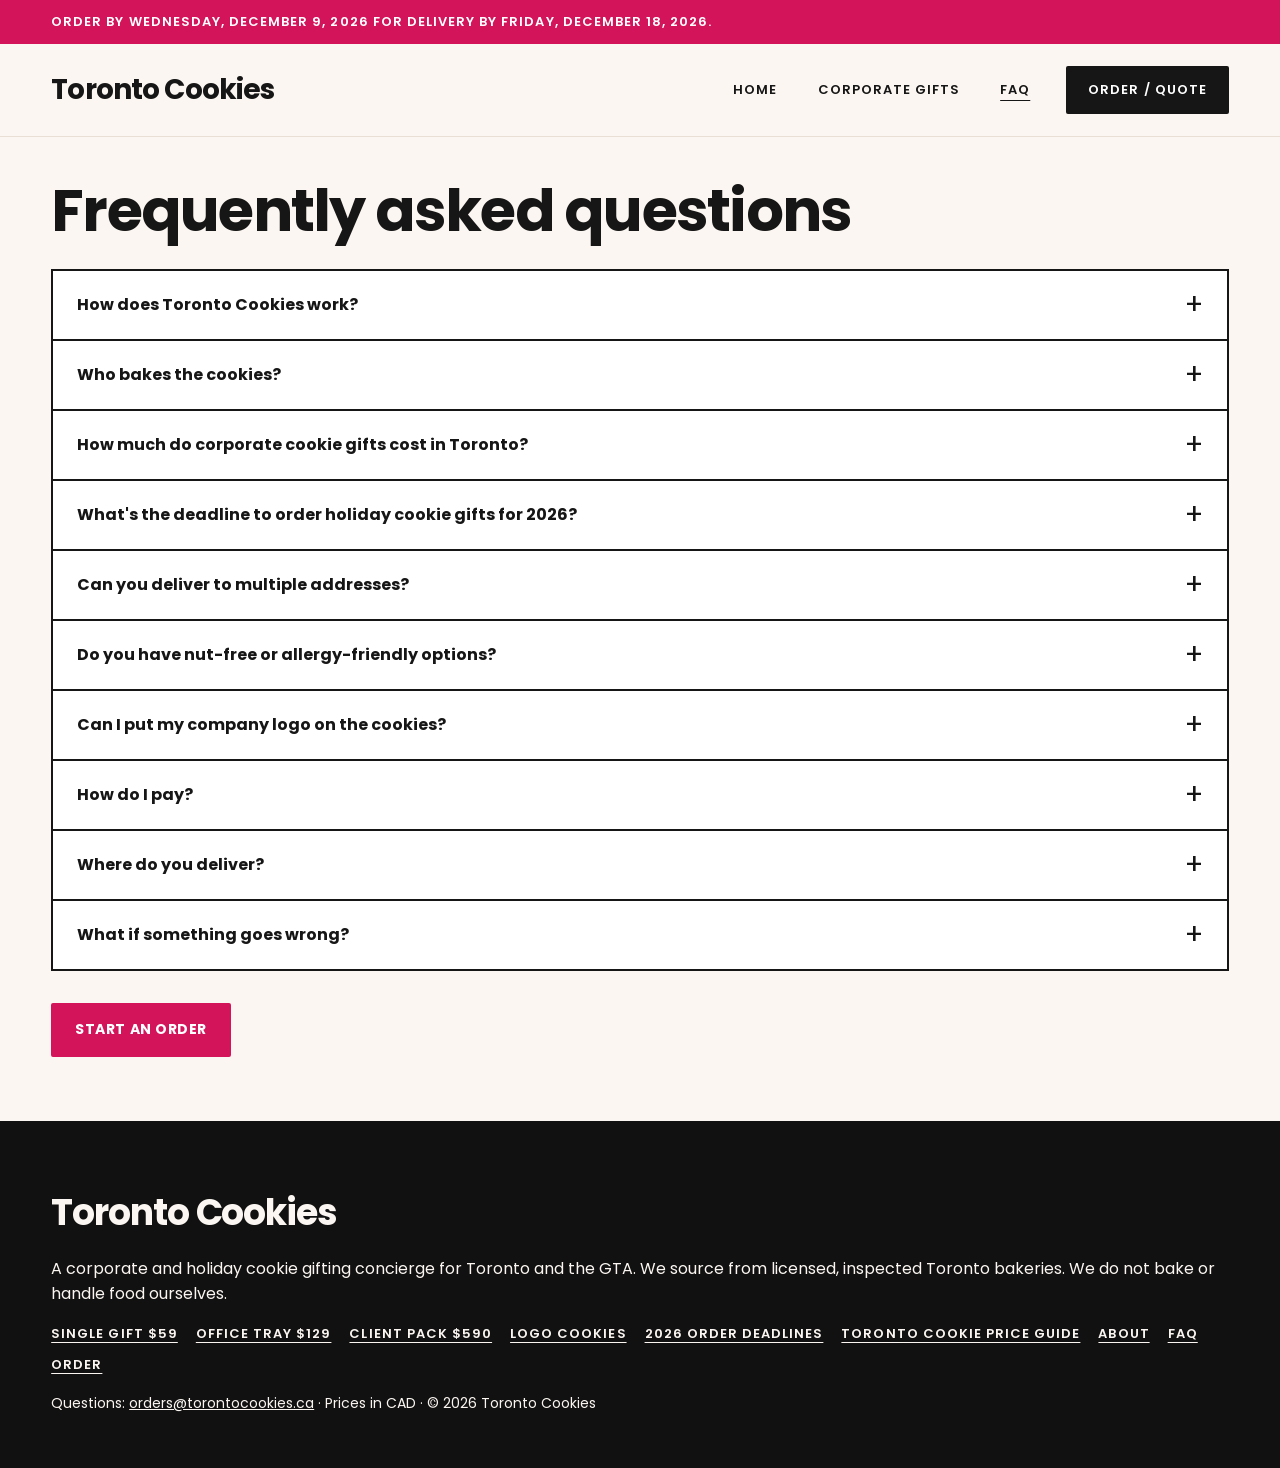
<file: faq/index.html>
<!doctype html>
<html lang="en-CA">
<head>
<meta charset="utf-8">
<meta name="viewport" content="width=device-width, initial-scale=1">
<title>Corporate Cookie Gift FAQ: Prices, Deadlines &amp; Delivery</title>
<meta name="description" content="Answers about corporate and holiday cookie gifts in Toronto: prices, 2026 order deadlines, multi-address delivery, nut-free options, logo cookies and payment.">
<link rel="canonical" href="https://torontocookies.ca/faq/">
<script>if(location.hostname.indexOf('staging.')===0){var m=document.createElement('meta');m.name='robots';m.content='noindex,nofollow';document.head.appendChild(m);}</script>
<meta property="og:type" content="website">
<meta property="og:site_name" content="Toronto Cookies">
<meta property="og:title" content="Corporate Cookie Gift FAQ: Prices, Deadlines &amp; Delivery">
<meta property="og:description" content="Answers about corporate and holiday cookie gifts in Toronto: prices, 2026 order deadlines, multi-address delivery, nut-free options, logo cookies and payment.">
<meta property="og:url" content="https://torontocookies.ca/faq/">
<meta property="og:image" content="https://torontocookies.ca/assets/logo.png">
<meta property="og:locale" content="en_CA">
<meta name="twitter:card" content="summary">
<link rel="icon" href="/assets/logo.png" type="image/png">

<link rel="stylesheet" href="/assets/site.css?v=6">
<script type="application/ld+json">
{
 "@context": "https://schema.org",
 "@graph": [
  {
   "@type": [
    "Organization",
    "ProfessionalService"
   ],
   "@id": "https://torontocookies.ca/#org",
   "name": "Toronto Cookies",
   "url": "https://torontocookies.ca/",
   "logo": "https://torontocookies.ca/assets/logo.png",
   "image": "https://torontocookies.ca/assets/logo.png",
   "description": "Corporate and holiday cookie gifting concierge for Toronto offices. We source from licensed Toronto bakeries and deliver to every recipient.",
   "email": "orders@torontocookies.ca",
   "priceRange": "$59-$590+",
   "areaServed": [
    {
     "@type": "City",
     "name": "Toronto"
    },
    {
     "@type": "AdministrativeArea",
     "name": "Greater Toronto Area"
    }
   ],
   "address": {
    "@type": "PostalAddress",
    "addressLocality": "Toronto",
    "addressRegion": "ON",
    "addressCountry": "CA"
   },
   "sameAs": [
    "https://www.instagram.com/torontocookies_ca/",
    "https://www.facebook.com/torontocookies.ca",
    "https://www.tiktok.com/@torontocookies.ca"
   ]
  },
  {
   "@type": "WebSite",
   "@id": "https://torontocookies.ca/#website",
   "url": "https://torontocookies.ca/",
   "name": "Toronto Cookies",
   "publisher": {
    "@id": "https://torontocookies.ca/#org"
   },
   "inLanguage": "en-CA"
  },
  {
   "@type": "FAQPage",
   "mainEntity": [
    {
     "@type": "Question",
     "name": "How does Toronto Cookies work?",
     "acceptedAnswer": {
      "@type": "Answer",
      "text": "Tell us who the cookies are for, when they need to arrive and your budget. We pick the right licensed Toronto bakery, confirm availability and price, and send you a secure payment link. Once you've paid, we place the order, add your cards and coordinate delivery to every address."
     }
    },
    {
     "@type": "Question",
     "name": "Who bakes the cookies?",
     "acceptedAnswer": {
      "@type": "Answer",
      "text": "Established, inspected Toronto bakeries. Toronto Cookies is a gifting concierge: we never bake or handle food ourselves. We match each order to a bakery that suits it, for example a nut-free facility or a logo-cookie specialist."
     }
    },
    {
     "@type": "Question",
     "name": "How much do corporate cookie gifts cost in Toronto?",
     "acceptedAnswer": {
      "@type": "Answer",
      "text": "Our packages are $59 for a single gift box delivered in Toronto, $129 for an office tray of 24 to 30 cookies, and $590 for ten client gift boxes sent to ten addresses. Custom logo cookies are the bakery's price plus a 20% concierge fee, with a $79 minimum. Prices are in Canadian dollars."
     }
    },
    {
     "@type": "Question",
     "name": "What's the deadline to order holiday cookie gifts for 2026?",
     "acceptedAnswer": {
      "@type": "Answer",
      "text": "Order by Wednesday, December 9, 2026 for delivery by Friday, December 18, 2026. Later orders are handled on a best-effort basis depending on bakery capacity, so ask as early as you can."
     }
    },
    {
     "@type": "Question",
     "name": "Can you deliver to multiple addresses?",
     "acceptedAnswer": {
      "@type": "Answer",
      "text": "Yes. The Client Gift Pack covers ten different City of Toronto addresses, and larger lists are quoted. Send a spreadsheet or a simple list of names, addresses and card messages."
     }
    },
    {
     "@type": "Question",
     "name": "Do you have nut-free or allergy-friendly options?",
     "acceptedAnswer": {
      "@type": "Answer",
      "text": "Yes. On request we source from a dedicated nut-free bakery, and vegan options are available. Allergen information always comes from the bakery's own labels; we pass your dietary notes on but cannot guarantee against cross-contact."
     }
    },
    {
     "@type": "Question",
     "name": "Can I put my company logo on the cookies?",
     "acceptedAnswer": {
      "@type": "Answer",
      "text": "Yes. Logo cookies are printed with edible ink or hand-iced by a Toronto specialist bakery, usually with a free mock-up first. Most bakeries need around 50 cookies per design and 3 to 9 business days. We quote bakery cost plus 20%, minimum $79."
     }
    },
    {
     "@type": "Question",
     "name": "How do I pay?",
     "acceptedAnswer": {
      "@type": "Answer",
      "text": "After we confirm your order, you pay by card through a secure Stripe payment link or invoice. Nothing is ordered from the bakery until your payment is complete."
     }
    },
    {
     "@type": "Question",
     "name": "Where do you deliver?",
     "acceptedAnswer": {
      "@type": "Answer",
      "text": "Delivery within the City of Toronto is included in the package prices. Elsewhere in the GTA (Mississauga, Markham, Vaughan, Richmond Hill and more) is quoted per order."
     }
    },
    {
     "@type": "Question",
     "name": "What if something goes wrong?",
     "acceptedAnswer": {
      "@type": "Answer",
      "text": "You can cancel free of charge until we place the bakery order. If we can't fulfil an order as confirmed, you get a full refund. If a box arrives damaged, send a photo the same day and we'll make it right with the bakery."
     }
    }
   ]
  },
  {
   "@type": "BreadcrumbList",
   "itemListElement": [
    {
     "@type": "ListItem",
     "position": 1,
     "name": "Home",
     "item": "https://torontocookies.ca/"
    },
    {
     "@type": "ListItem",
     "position": 2,
     "name": "FAQ",
     "item": "https://torontocookies.ca/faq/"
    }
   ]
  }
 ]
}
</script>
<script>
!function(t,e){var o,n,p,r;e.__SV||(window.posthog=e,e._i=[],e.init=function(i,s,a){function g(t,e){var o=e.split(".");2==o.length&&(t=t[o[0]],e=o[1]),t[e]=function(){t.push([e].concat(Array.prototype.slice.call(arguments,0)))}}(p=t.createElement("script")).type="text/javascript",p.crossOrigin="anonymous",p.async=!0,p.src=s.api_host.replace(".i.posthog.com","-assets.i.posthog.com")+"/static/array.js",(r=t.getElementsByTagName("script")[0]).parentNode.insertBefore(p,r);var u=e;for(void 0!==a?u=e[a]=[]:a="posthog",u.people=u.people||[],u.toString=function(t){var e="posthog";return"posthog"!==a&&(e+="."+a),t||(e+=" (stub)"),e},u.people.toString=function(){return u.toString(1)+".people (stub)"},o="capture identify alias people.set people.set_once set_config register register_once unregister opt_out_capturing has_opted_out_capturing opt_in_capturing reset isFeatureEnabled onFeatureFlags getFeatureFlag getFeatureFlagPayload reloadFeatureFlags group getSurveys onSessionId".split(" "),n=0;n<o.length;n++)g(u,o[n]);e._i.push([i,s,a])},e.__SV=1)}(document,window.posthog||[]);
posthog.init('phc_sKd9PxBNJ2WvbEzjkErxoSaaoBCikwiSHFm4xSyjnF9r',{api_host:'https://us.i.posthog.com',person_profiles:'identified_only'});
posthog.register({site:'torontocookies.ca',site_env:(location.hostname.indexOf('staging.')===0?'staging':'production')});
</script>
</head>
<body>
<a class="skip" href="#main">Skip to content</a>
<div class="announce"><div class="wrap"><p>Order by Wednesday, December 9, 2026 for delivery by Friday, December 18, 2026.</p></div></div>
<header class="site-header"><div class="wrap">
<a class="brand" href="/">Toronto Cookies</a>
<nav aria-label="Main"><a href="/">Home</a><a href="/corporate-cookie-gifts-toronto/">Corporate gifts</a><a href="/faq/" aria-current="page">FAQ</a><a href="/order/">Order / quote</a></nav>
</div></header>
<main id="main" class="wrap page">
<h1>Frequently asked questions</h1><details><summary>How does Toronto Cookies work?</summary><p>Tell us who the cookies are for, when they need to arrive and your budget. We pick the right licensed Toronto bakery, confirm availability and price, and send you a secure payment link. Once you&#x27;ve paid, we place the order, add your cards and coordinate delivery to every address.</p></details>
<details><summary>Who bakes the cookies?</summary><p>Established, inspected Toronto bakeries. Toronto Cookies is a gifting concierge: we never bake or handle food ourselves. We match each order to a bakery that suits it, for example a nut-free facility or a logo-cookie specialist.</p></details>
<details><summary>How much do corporate cookie gifts cost in Toronto?</summary><p>Our packages are $59 for a single gift box delivered in Toronto, $129 for an office tray of 24 to 30 cookies, and $590 for ten client gift boxes sent to ten addresses. Custom logo cookies are the bakery&#x27;s price plus a 20% concierge fee, with a $79 minimum. Prices are in Canadian dollars.</p></details>
<details><summary>What&#x27;s the deadline to order holiday cookie gifts for 2026?</summary><p>Order by Wednesday, December 9, 2026 for delivery by Friday, December 18, 2026. Later orders are handled on a best-effort basis depending on bakery capacity, so ask as early as you can.</p></details>
<details><summary>Can you deliver to multiple addresses?</summary><p>Yes. The Client Gift Pack covers ten different City of Toronto addresses, and larger lists are quoted. Send a spreadsheet or a simple list of names, addresses and card messages.</p></details>
<details><summary>Do you have nut-free or allergy-friendly options?</summary><p>Yes. On request we source from a dedicated nut-free bakery, and vegan options are available. Allergen information always comes from the bakery&#x27;s own labels; we pass your dietary notes on but cannot guarantee against cross-contact.</p></details>
<details><summary>Can I put my company logo on the cookies?</summary><p>Yes. Logo cookies are printed with edible ink or hand-iced by a Toronto specialist bakery, usually with a free mock-up first. Most bakeries need around 50 cookies per design and 3 to 9 business days. We quote bakery cost plus 20%, minimum $79.</p></details>
<details><summary>How do I pay?</summary><p>After we confirm your order, you pay by card through a secure Stripe payment link or invoice. Nothing is ordered from the bakery until your payment is complete.</p></details>
<details><summary>Where do you deliver?</summary><p>Delivery within the City of Toronto is included in the package prices. Elsewhere in the GTA (Mississauga, Markham, Vaughan, Richmond Hill and more) is quoted per order.</p></details>
<details><summary>What if something goes wrong?</summary><p>You can cancel free of charge until we place the bakery order. If we can&#x27;t fulfil an order as confirmed, you get a full refund. If a box arrives damaged, send a photo the same day and we&#x27;ll make it right with the bakery.</p></details><p class='after-list'><a class='btn' href='/order/'>Start an order</a></p>
</main>
<footer class="site-footer"><div class="wrap">
<p class="footer-brand">Toronto Cookies</p>
<p>A corporate and holiday cookie gifting concierge for Toronto and the GTA. We source from licensed, inspected Toronto bakeries. We do not bake or handle food ourselves.</p>
<nav aria-label="Footer">
<a href="/holiday-cookie-gift-box-toronto/">Single gift $59</a>
<a href="/office-cookie-tray-toronto/">Office tray $129</a>
<a href="/client-cookie-gift-pack-toronto/">Client pack $590</a>
<a href="/logo-cookies-toronto/">Logo cookies</a>
<a href="/guides/holiday-cookie-gift-deadlines-toronto-2026/">2026 order deadlines</a>
<a href="/custom-cookie-prices-toronto/">Toronto cookie price guide</a>
<a href="/about/">About</a>
<a href="/faq/">FAQ</a>
<a href="/order/">Order</a>
</nav>
<p class="fine">Questions: <a href="mailto:orders@torontocookies.ca">orders@torontocookies.ca</a> · Prices in CAD · © 2026 Toronto Cookies</p>
</div></footer>
<script src="/assets/site.js" defer></script>
</body>
</html>
</file>
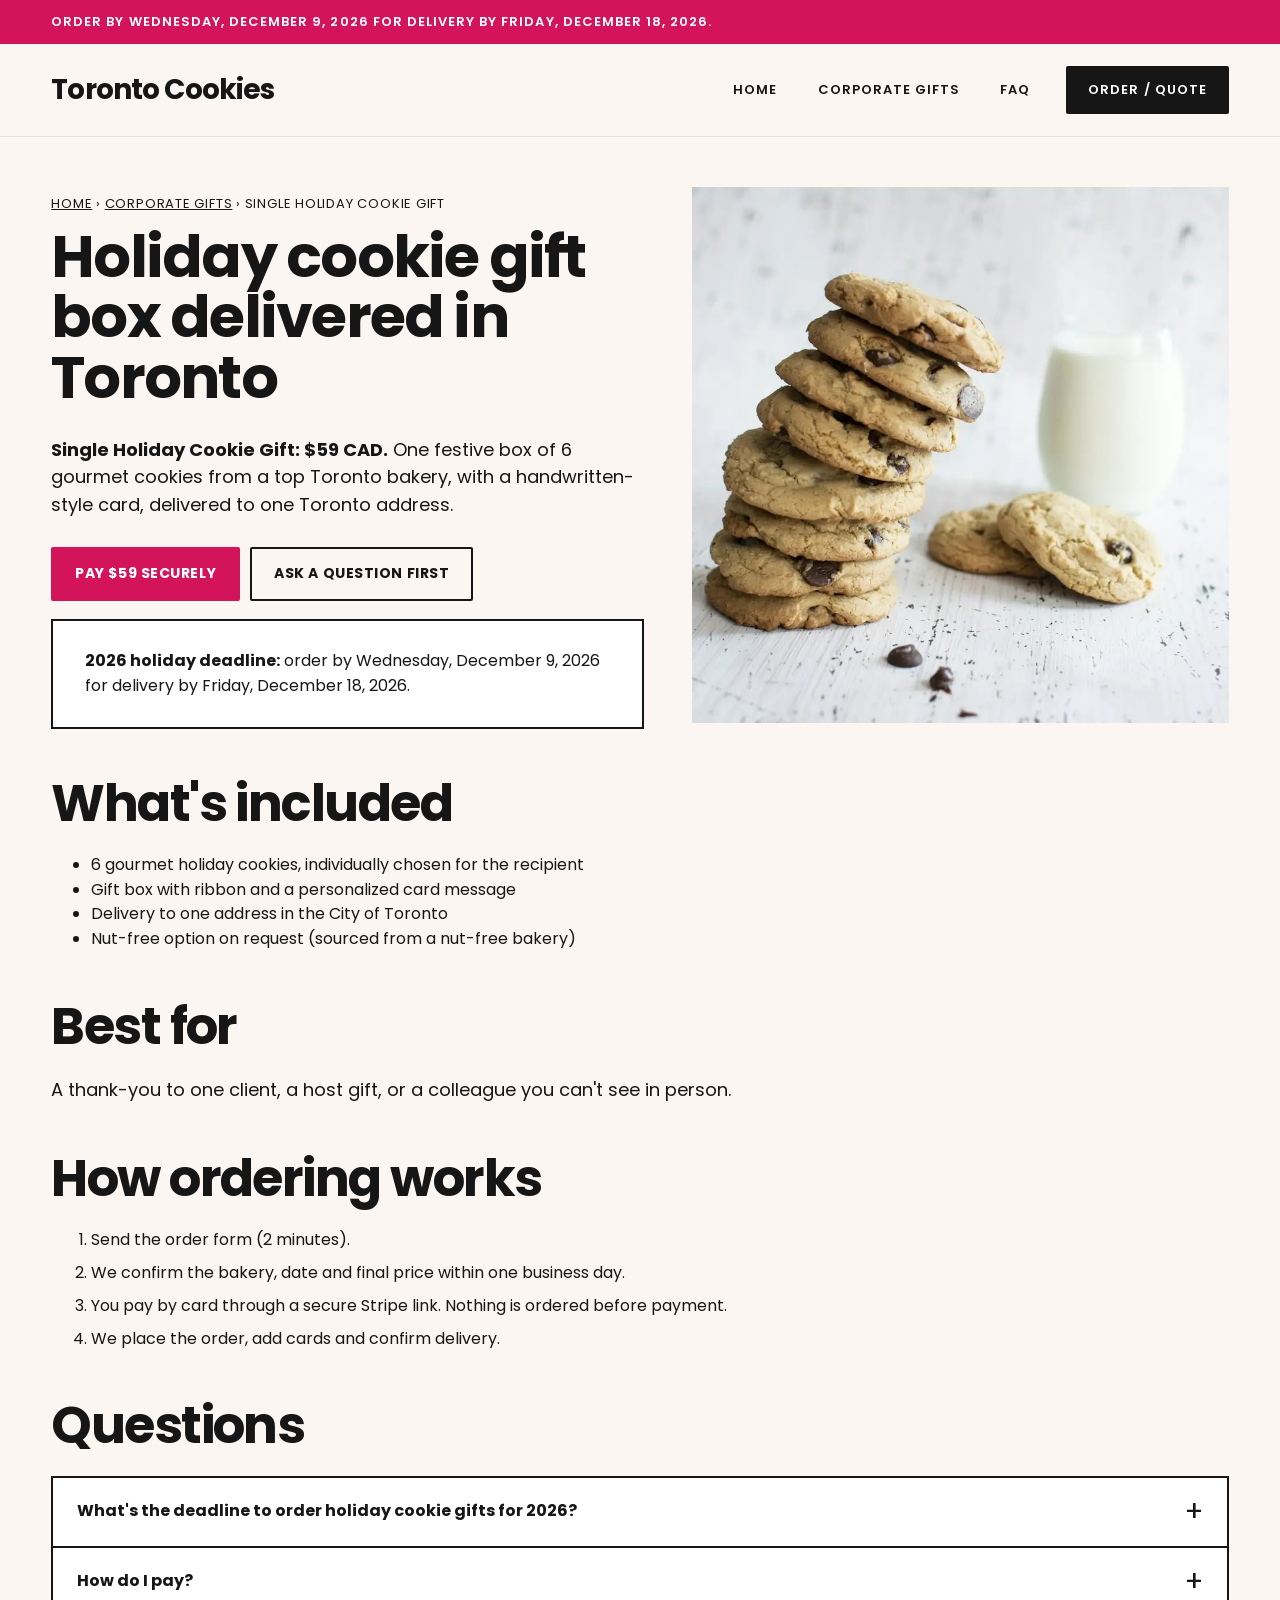
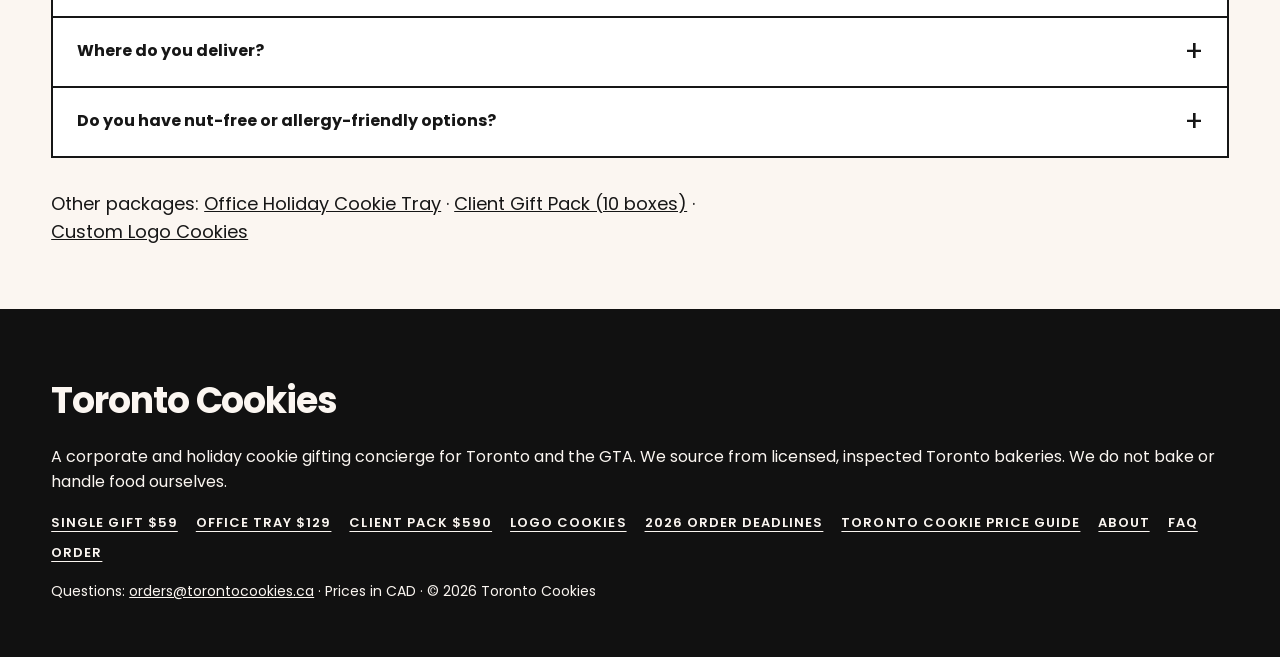
<file: holiday-cookie-gift-box-toronto/index.html>
<!doctype html>
<html lang="en-CA">
<head>
<meta charset="utf-8">
<meta name="viewport" content="width=device-width, initial-scale=1">
<title>Holiday Cookie Gift Box Delivered in Toronto ($59) | Toronto Cookies</title>
<meta name="description" content="One festive box of 6 gourmet cookies from a top Toronto bakery, with a handwritten-style card, delivered to one Toronto.">
<link rel="canonical" href="https://torontocookies.ca/holiday-cookie-gift-box-toronto/">
<script>if(location.hostname.indexOf('staging.')===0){var m=document.createElement('meta');m.name='robots';m.content='noindex,nofollow';document.head.appendChild(m);}</script>
<meta property="og:type" content="website">
<meta property="og:site_name" content="Toronto Cookies">
<meta property="og:title" content="Holiday Cookie Gift Box Delivered in Toronto ($59) | Toronto Cookies">
<meta property="og:description" content="One festive box of 6 gourmet cookies from a top Toronto bakery, with a handwritten-style card, delivered to one Toronto.">
<meta property="og:url" content="https://torontocookies.ca/holiday-cookie-gift-box-toronto/">
<meta property="og:image" content="https://torontocookies.ca/assets/logo.png">
<meta property="og:locale" content="en_CA">
<meta name="twitter:card" content="summary">
<link rel="icon" href="/assets/logo.png" type="image/png">
<link rel="preload" as="image" href="/assets/gift-box.webp" fetchpriority="high">
<link rel="stylesheet" href="/assets/site.css?v=6">
<script type="application/ld+json">
{
 "@context": "https://schema.org",
 "@graph": [
  {
   "@type": [
    "Organization",
    "ProfessionalService"
   ],
   "@id": "https://torontocookies.ca/#org",
   "name": "Toronto Cookies",
   "url": "https://torontocookies.ca/",
   "logo": "https://torontocookies.ca/assets/logo.png",
   "image": "https://torontocookies.ca/assets/logo.png",
   "description": "Corporate and holiday cookie gifting concierge for Toronto offices. We source from licensed Toronto bakeries and deliver to every recipient.",
   "email": "orders@torontocookies.ca",
   "priceRange": "$59-$590+",
   "areaServed": [
    {
     "@type": "City",
     "name": "Toronto"
    },
    {
     "@type": "AdministrativeArea",
     "name": "Greater Toronto Area"
    }
   ],
   "address": {
    "@type": "PostalAddress",
    "addressLocality": "Toronto",
    "addressRegion": "ON",
    "addressCountry": "CA"
   },
   "sameAs": [
    "https://www.instagram.com/torontocookies_ca/",
    "https://www.facebook.com/torontocookies.ca",
    "https://www.tiktok.com/@torontocookies.ca"
   ]
  },
  {
   "@type": "WebSite",
   "@id": "https://torontocookies.ca/#website",
   "url": "https://torontocookies.ca/",
   "name": "Toronto Cookies",
   "publisher": {
    "@id": "https://torontocookies.ca/#org"
   },
   "inLanguage": "en-CA"
  },
  {
   "@type": "Product",
   "@id": "https://torontocookies.ca/holiday-cookie-gift-box-toronto/#product",
   "name": "Single Holiday Cookie Gift",
   "description": "One festive box of 6 gourmet cookies from a top Toronto bakery, with a handwritten-style card, delivered to one Toronto address.",
   "image": "https://torontocookies.ca/assets/logo.png",
   "brand": {
    "@type": "Brand",
    "name": "Toronto Cookies"
   },
   "category": "Corporate cookie gifts",
   "offers": {
    "@type": "Offer",
    "priceCurrency": "CAD",
    "price": "59",
    "url": "https://torontocookies.ca/holiday-cookie-gift-box-toronto/",
    "availability": "https://schema.org/InStock",
    "priceValidUntil": "2026-12-31",
    "seller": {
     "@id": "https://torontocookies.ca/#org"
    },
    "areaServed": {
     "@type": "City",
     "name": "Toronto"
    }
   }
  },
  {
   "@type": "FAQPage",
   "mainEntity": [
    {
     "@type": "Question",
     "name": "What's the deadline to order holiday cookie gifts for 2026?",
     "acceptedAnswer": {
      "@type": "Answer",
      "text": "Order by Wednesday, December 9, 2026 for delivery by Friday, December 18, 2026. Later orders are handled on a best-effort basis depending on bakery capacity, so ask as early as you can."
     }
    },
    {
     "@type": "Question",
     "name": "How do I pay?",
     "acceptedAnswer": {
      "@type": "Answer",
      "text": "After we confirm your order, you pay by card through a secure Stripe payment link or invoice. Nothing is ordered from the bakery until your payment is complete."
     }
    },
    {
     "@type": "Question",
     "name": "Where do you deliver?",
     "acceptedAnswer": {
      "@type": "Answer",
      "text": "Delivery within the City of Toronto is included in the package prices. Elsewhere in the GTA (Mississauga, Markham, Vaughan, Richmond Hill and more) is quoted per order."
     }
    },
    {
     "@type": "Question",
     "name": "Do you have nut-free or allergy-friendly options?",
     "acceptedAnswer": {
      "@type": "Answer",
      "text": "Yes. On request we source from a dedicated nut-free bakery, and vegan options are available. Allergen information always comes from the bakery's own labels; we pass your dietary notes on but cannot guarantee against cross-contact."
     }
    }
   ]
  },
  {
   "@type": "BreadcrumbList",
   "itemListElement": [
    {
     "@type": "ListItem",
     "position": 1,
     "name": "Home",
     "item": "https://torontocookies.ca/"
    },
    {
     "@type": "ListItem",
     "position": 2,
     "name": "Corporate cookie gifts",
     "item": "https://torontocookies.ca/corporate-cookie-gifts-toronto/"
    },
    {
     "@type": "ListItem",
     "position": 3,
     "name": "Single Holiday Cookie Gift",
     "item": "https://torontocookies.ca/holiday-cookie-gift-box-toronto/"
    }
   ]
  }
 ]
}
</script>
<script>
!function(t,e){var o,n,p,r;e.__SV||(window.posthog=e,e._i=[],e.init=function(i,s,a){function g(t,e){var o=e.split(".");2==o.length&&(t=t[o[0]],e=o[1]),t[e]=function(){t.push([e].concat(Array.prototype.slice.call(arguments,0)))}}(p=t.createElement("script")).type="text/javascript",p.crossOrigin="anonymous",p.async=!0,p.src=s.api_host.replace(".i.posthog.com","-assets.i.posthog.com")+"/static/array.js",(r=t.getElementsByTagName("script")[0]).parentNode.insertBefore(p,r);var u=e;for(void 0!==a?u=e[a]=[]:a="posthog",u.people=u.people||[],u.toString=function(t){var e="posthog";return"posthog"!==a&&(e+="."+a),t||(e+=" (stub)"),e},u.people.toString=function(){return u.toString(1)+".people (stub)"},o="capture identify alias people.set people.set_once set_config register register_once unregister opt_out_capturing has_opted_out_capturing opt_in_capturing reset isFeatureEnabled onFeatureFlags getFeatureFlag getFeatureFlagPayload reloadFeatureFlags group getSurveys onSessionId".split(" "),n=0;n<o.length;n++)g(u,o[n]);e._i.push([i,s,a])},e.__SV=1)}(document,window.posthog||[]);
posthog.init('phc_sKd9PxBNJ2WvbEzjkErxoSaaoBCikwiSHFm4xSyjnF9r',{api_host:'https://us.i.posthog.com',person_profiles:'identified_only'});
posthog.register({site:'torontocookies.ca',site_env:(location.hostname.indexOf('staging.')===0?'staging':'production')});
</script>
</head>
<body>
<a class="skip" href="#main">Skip to content</a>
<div class="announce"><div class="wrap"><p>Order by Wednesday, December 9, 2026 for delivery by Friday, December 18, 2026.</p></div></div>
<header class="site-header"><div class="wrap">
<a class="brand" href="/">Toronto Cookies</a>
<nav aria-label="Main"><a href="/">Home</a><a href="/corporate-cookie-gifts-toronto/">Corporate gifts</a><a href="/faq/">FAQ</a><a href="/order/">Order / quote</a></nav>
</div></header>
<main id="main" class="wrap page">
<div class="product-intro">
<figure class="product-photo"><img src="/assets/gift-box.webp" alt="A tall stack of chocolate chip cookies" width="933" height="933" fetchpriority="high" decoding="async"></figure>
<div>
<p class="crumbs"><a href="/">Home</a> › <a href="/corporate-cookie-gifts-toronto/">Corporate gifts</a> › Single Holiday Cookie Gift</p>
<h1>Holiday cookie gift box delivered in Toronto</h1>
<p class="lede"><strong>Single Holiday Cookie Gift: $59 CAD.</strong> One festive box of 6 gourmet cookies from a top Toronto bakery, with a handwritten-style card, delivered to one Toronto address.</p>
<div class="buy"><a class="btn" href="https://buy.stripe.com/cNidR87XF4IRgj69y29ws02" data-track="pay_link_clicked" data-package="single-gift">Pay $59 securely</a> <a class="btn btn-ghost" href="/order/?package=single-gift" data-track="quote_cta_clicked" data-package="single-gift">Ask a question first</a></div>
<p class="notice"><strong>2026 holiday deadline:</strong> order by Wednesday, December 9, 2026 for delivery by Friday, December 18, 2026.</p>
</div>
</div>
<h2>What's included</h2><ul><li>6 gourmet holiday cookies, individually chosen for the recipient</li><li>Gift box with ribbon and a personalized card message</li><li>Delivery to one address in the City of Toronto</li><li>Nut-free option on request (sourced from a nut-free bakery)</li></ul>
<h2>Best for</h2><p>A thank-you to one client, a host gift, or a colleague you can&#x27;t see in person.</p>
<h2>How ordering works</h2>
<ol class="order-steps"><li>Send the order form (2 minutes).</li><li>We confirm the bakery, date and final price within one business day.</li><li>You pay by card through a secure Stripe link. Nothing is ordered before payment.</li><li>We place the order, add cards and confirm delivery.</li></ol>
<h2>Questions</h2><details><summary>What&#x27;s the deadline to order holiday cookie gifts for 2026?</summary><p>Order by Wednesday, December 9, 2026 for delivery by Friday, December 18, 2026. Later orders are handled on a best-effort basis depending on bakery capacity, so ask as early as you can.</p></details>
<details><summary>How do I pay?</summary><p>After we confirm your order, you pay by card through a secure Stripe payment link or invoice. Nothing is ordered from the bakery until your payment is complete.</p></details>
<details><summary>Where do you deliver?</summary><p>Delivery within the City of Toronto is included in the package prices. Elsewhere in the GTA (Mississauga, Markham, Vaughan, Richmond Hill and more) is quoted per order.</p></details>
<details><summary>Do you have nut-free or allergy-friendly options?</summary><p>Yes. On request we source from a dedicated nut-free bakery, and vegan options are available. Allergen information always comes from the bakery&#x27;s own labels; we pass your dietary notes on but cannot guarantee against cross-contact.</p></details>
<p class="after-list">Other packages: <a href="/office-cookie-tray-toronto/">Office Holiday Cookie Tray</a> · <a href="/client-cookie-gift-pack-toronto/">Client Gift Pack (10 boxes)</a> · <a href="/logo-cookies-toronto/">Custom Logo Cookies</a></p>
</main>
<footer class="site-footer"><div class="wrap">
<p class="footer-brand">Toronto Cookies</p>
<p>A corporate and holiday cookie gifting concierge for Toronto and the GTA. We source from licensed, inspected Toronto bakeries. We do not bake or handle food ourselves.</p>
<nav aria-label="Footer">
<a href="/holiday-cookie-gift-box-toronto/">Single gift $59</a>
<a href="/office-cookie-tray-toronto/">Office tray $129</a>
<a href="/client-cookie-gift-pack-toronto/">Client pack $590</a>
<a href="/logo-cookies-toronto/">Logo cookies</a>
<a href="/guides/holiday-cookie-gift-deadlines-toronto-2026/">2026 order deadlines</a>
<a href="/custom-cookie-prices-toronto/">Toronto cookie price guide</a>
<a href="/about/">About</a>
<a href="/faq/">FAQ</a>
<a href="/order/">Order</a>
</nav>
<p class="fine">Questions: <a href="mailto:orders@torontocookies.ca">orders@torontocookies.ca</a> · Prices in CAD · © 2026 Toronto Cookies</p>
</div></footer>
<script src="/assets/site.js" defer></script>
</body>
</html>
</file>
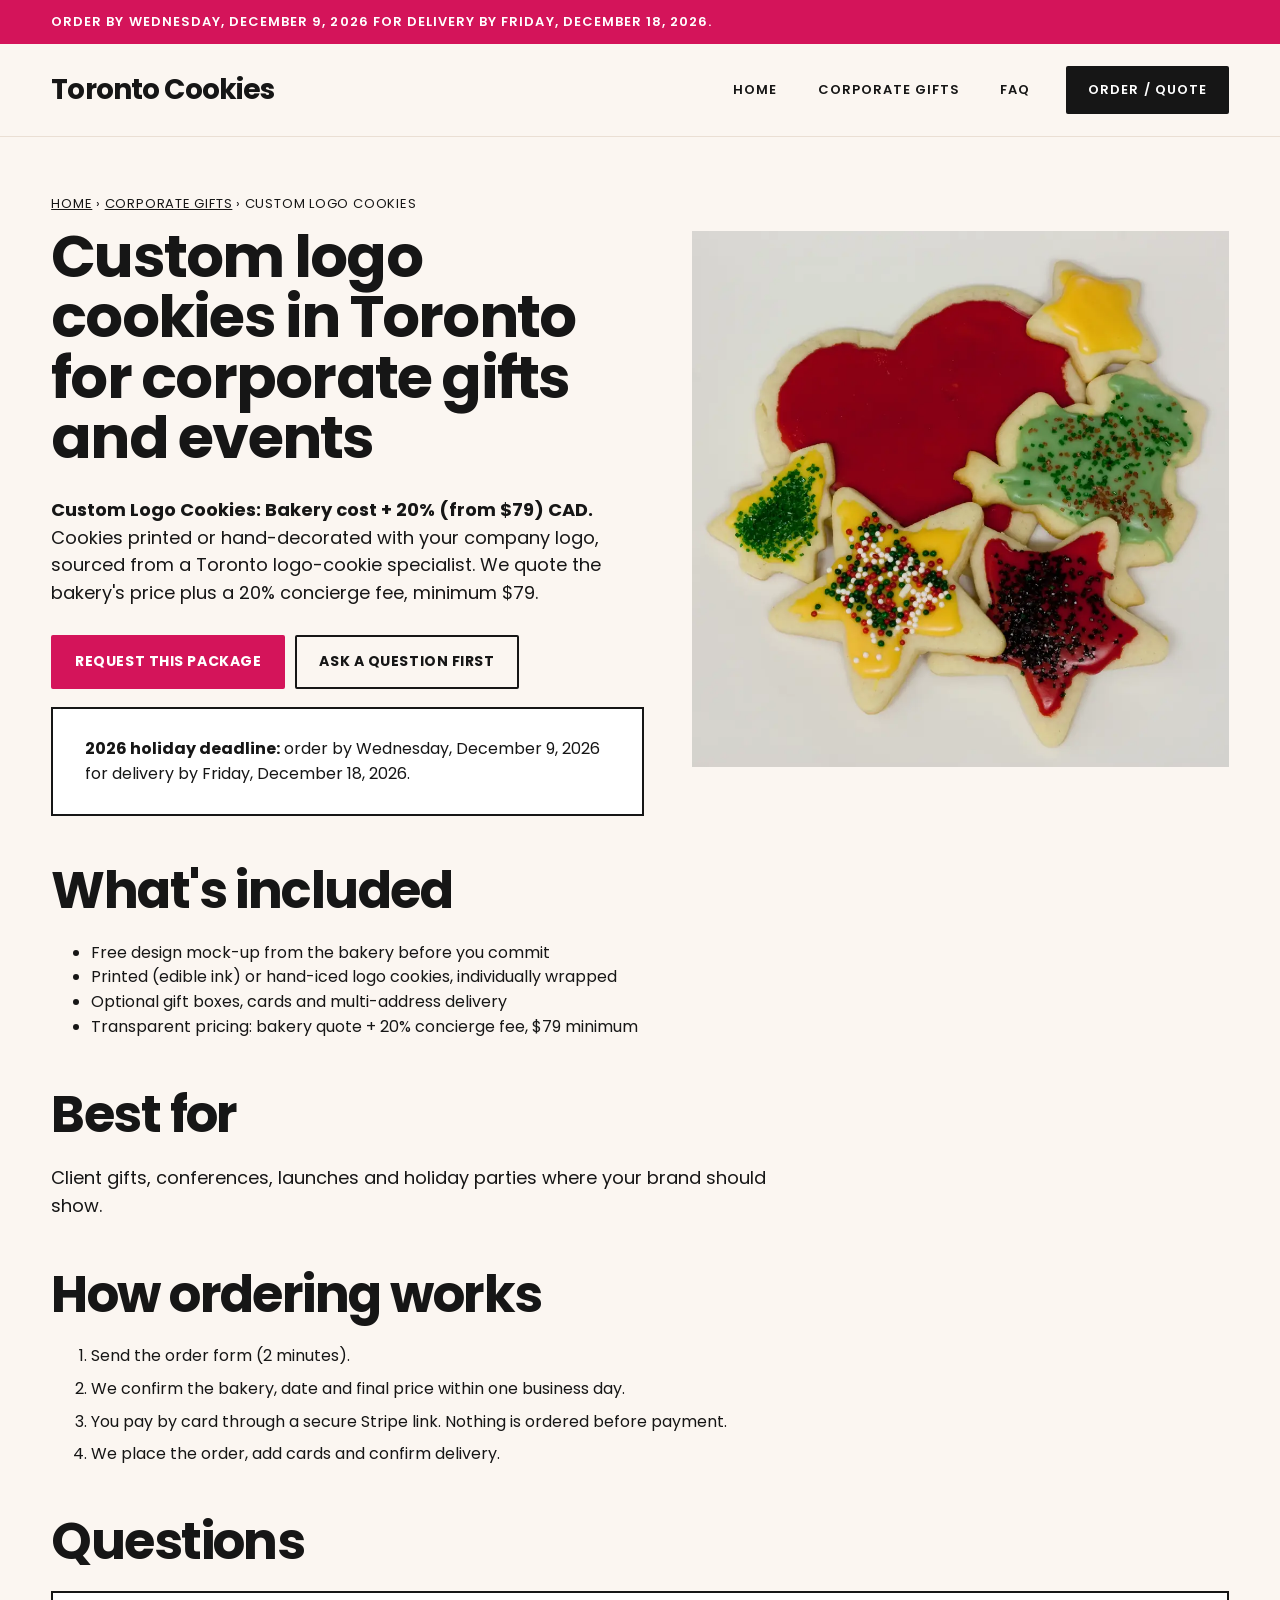
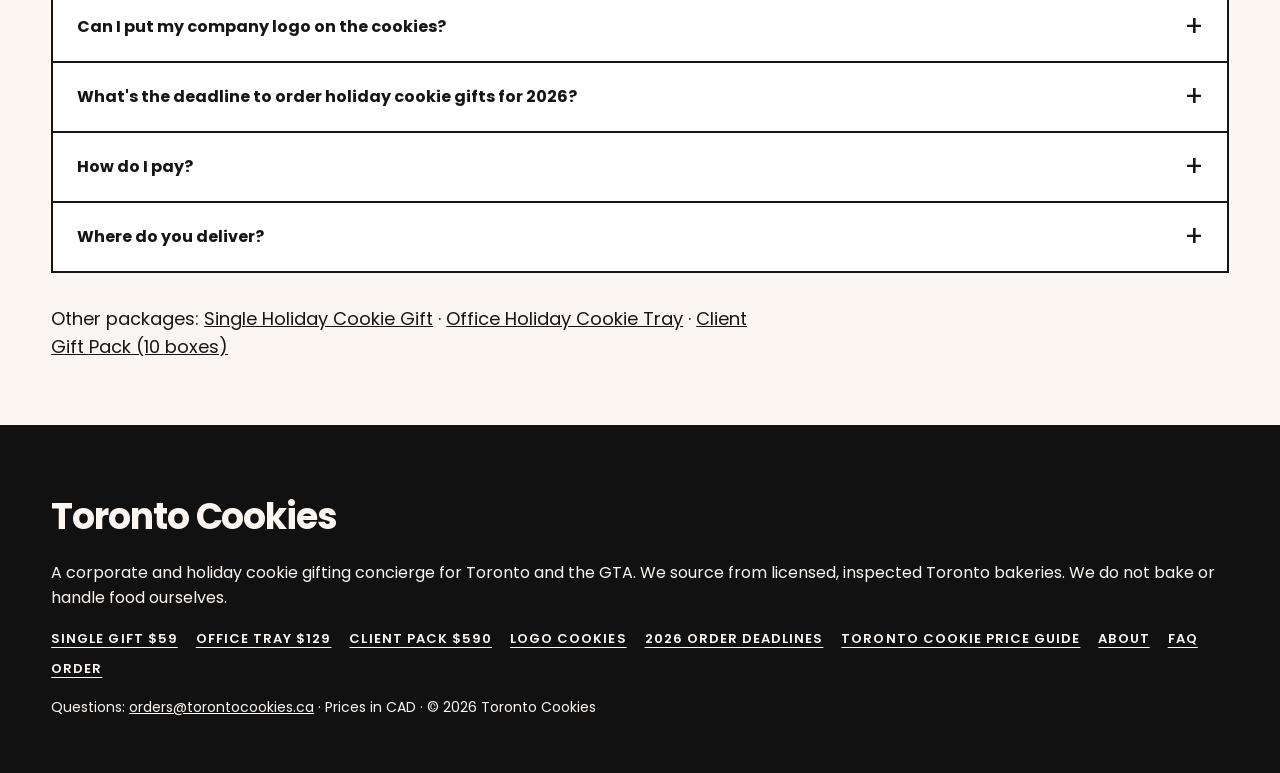
<file: logo-cookies-toronto/index.html>
<!doctype html>
<html lang="en-CA">
<head>
<meta charset="utf-8">
<meta name="viewport" content="width=device-width, initial-scale=1">
<title>Custom Logo Cookies Toronto for Corporate Gifts | Toronto Cookies</title>
<meta name="description" content="Cookies printed or hand-decorated with your company logo, sourced from a Toronto logo-cookie specialist. We quote the bakery&#x27;s price plus a 20% concierge.">
<link rel="canonical" href="https://torontocookies.ca/logo-cookies-toronto/">
<script>if(location.hostname.indexOf('staging.')===0){var m=document.createElement('meta');m.name='robots';m.content='noindex,nofollow';document.head.appendChild(m);}</script>
<meta property="og:type" content="website">
<meta property="og:site_name" content="Toronto Cookies">
<meta property="og:title" content="Custom Logo Cookies Toronto for Corporate Gifts | Toronto Cookies">
<meta property="og:description" content="Cookies printed or hand-decorated with your company logo, sourced from a Toronto logo-cookie specialist. We quote the bakery&#x27;s price plus a 20% concierge.">
<meta property="og:url" content="https://torontocookies.ca/logo-cookies-toronto/">
<meta property="og:image" content="https://torontocookies.ca/assets/logo.png">
<meta property="og:locale" content="en_CA">
<meta name="twitter:card" content="summary">
<link rel="icon" href="/assets/logo.png" type="image/png">
<link rel="preload" as="image" href="/assets/logo-cookies.webp" fetchpriority="high">
<link rel="stylesheet" href="/assets/site.css?v=6">
<script type="application/ld+json">
{
 "@context": "https://schema.org",
 "@graph": [
  {
   "@type": [
    "Organization",
    "ProfessionalService"
   ],
   "@id": "https://torontocookies.ca/#org",
   "name": "Toronto Cookies",
   "url": "https://torontocookies.ca/",
   "logo": "https://torontocookies.ca/assets/logo.png",
   "image": "https://torontocookies.ca/assets/logo.png",
   "description": "Corporate and holiday cookie gifting concierge for Toronto offices. We source from licensed Toronto bakeries and deliver to every recipient.",
   "email": "orders@torontocookies.ca",
   "priceRange": "$59-$590+",
   "areaServed": [
    {
     "@type": "City",
     "name": "Toronto"
    },
    {
     "@type": "AdministrativeArea",
     "name": "Greater Toronto Area"
    }
   ],
   "address": {
    "@type": "PostalAddress",
    "addressLocality": "Toronto",
    "addressRegion": "ON",
    "addressCountry": "CA"
   },
   "sameAs": [
    "https://www.instagram.com/torontocookies_ca/",
    "https://www.facebook.com/torontocookies.ca",
    "https://www.tiktok.com/@torontocookies.ca"
   ]
  },
  {
   "@type": "WebSite",
   "@id": "https://torontocookies.ca/#website",
   "url": "https://torontocookies.ca/",
   "name": "Toronto Cookies",
   "publisher": {
    "@id": "https://torontocookies.ca/#org"
   },
   "inLanguage": "en-CA"
  },
  {
   "@type": "Product",
   "@id": "https://torontocookies.ca/logo-cookies-toronto/#product",
   "name": "Custom Logo Cookies",
   "description": "Cookies printed or hand-decorated with your company logo, sourced from a Toronto logo-cookie specialist. We quote the bakery's price plus a 20% concierge fee, minimum $79.",
   "image": "https://torontocookies.ca/assets/logo.png",
   "brand": {
    "@type": "Brand",
    "name": "Toronto Cookies"
   },
   "category": "Corporate cookie gifts",
   "offers": {
    "@type": "Offer",
    "priceCurrency": "CAD",
    "price": "79",
    "url": "https://torontocookies.ca/logo-cookies-toronto/",
    "availability": "https://schema.org/InStock",
    "priceValidUntil": "2026-12-31",
    "seller": {
     "@id": "https://torontocookies.ca/#org"
    },
    "areaServed": {
     "@type": "City",
     "name": "Toronto"
    },
    "priceSpecification": {
     "@type": "PriceSpecification",
     "minPrice": "79",
     "priceCurrency": "CAD",
     "description": "Bakery quote plus 20% concierge fee, $79 minimum"
    }
   }
  },
  {
   "@type": "FAQPage",
   "mainEntity": [
    {
     "@type": "Question",
     "name": "Can I put my company logo on the cookies?",
     "acceptedAnswer": {
      "@type": "Answer",
      "text": "Yes. Logo cookies are printed with edible ink or hand-iced by a Toronto specialist bakery, usually with a free mock-up first. Most bakeries need around 50 cookies per design and 3 to 9 business days. We quote bakery cost plus 20%, minimum $79."
     }
    },
    {
     "@type": "Question",
     "name": "What's the deadline to order holiday cookie gifts for 2026?",
     "acceptedAnswer": {
      "@type": "Answer",
      "text": "Order by Wednesday, December 9, 2026 for delivery by Friday, December 18, 2026. Later orders are handled on a best-effort basis depending on bakery capacity, so ask as early as you can."
     }
    },
    {
     "@type": "Question",
     "name": "How do I pay?",
     "acceptedAnswer": {
      "@type": "Answer",
      "text": "After we confirm your order, you pay by card through a secure Stripe payment link or invoice. Nothing is ordered from the bakery until your payment is complete."
     }
    },
    {
     "@type": "Question",
     "name": "Where do you deliver?",
     "acceptedAnswer": {
      "@type": "Answer",
      "text": "Delivery within the City of Toronto is included in the package prices. Elsewhere in the GTA (Mississauga, Markham, Vaughan, Richmond Hill and more) is quoted per order."
     }
    }
   ]
  },
  {
   "@type": "BreadcrumbList",
   "itemListElement": [
    {
     "@type": "ListItem",
     "position": 1,
     "name": "Home",
     "item": "https://torontocookies.ca/"
    },
    {
     "@type": "ListItem",
     "position": 2,
     "name": "Corporate cookie gifts",
     "item": "https://torontocookies.ca/corporate-cookie-gifts-toronto/"
    },
    {
     "@type": "ListItem",
     "position": 3,
     "name": "Custom Logo Cookies",
     "item": "https://torontocookies.ca/logo-cookies-toronto/"
    }
   ]
  }
 ]
}
</script>
<script>
!function(t,e){var o,n,p,r;e.__SV||(window.posthog=e,e._i=[],e.init=function(i,s,a){function g(t,e){var o=e.split(".");2==o.length&&(t=t[o[0]],e=o[1]),t[e]=function(){t.push([e].concat(Array.prototype.slice.call(arguments,0)))}}(p=t.createElement("script")).type="text/javascript",p.crossOrigin="anonymous",p.async=!0,p.src=s.api_host.replace(".i.posthog.com","-assets.i.posthog.com")+"/static/array.js",(r=t.getElementsByTagName("script")[0]).parentNode.insertBefore(p,r);var u=e;for(void 0!==a?u=e[a]=[]:a="posthog",u.people=u.people||[],u.toString=function(t){var e="posthog";return"posthog"!==a&&(e+="."+a),t||(e+=" (stub)"),e},u.people.toString=function(){return u.toString(1)+".people (stub)"},o="capture identify alias people.set people.set_once set_config register register_once unregister opt_out_capturing has_opted_out_capturing opt_in_capturing reset isFeatureEnabled onFeatureFlags getFeatureFlag getFeatureFlagPayload reloadFeatureFlags group getSurveys onSessionId".split(" "),n=0;n<o.length;n++)g(u,o[n]);e._i.push([i,s,a])},e.__SV=1)}(document,window.posthog||[]);
posthog.init('phc_sKd9PxBNJ2WvbEzjkErxoSaaoBCikwiSHFm4xSyjnF9r',{api_host:'https://us.i.posthog.com',person_profiles:'identified_only'});
posthog.register({site:'torontocookies.ca',site_env:(location.hostname.indexOf('staging.')===0?'staging':'production')});
</script>
</head>
<body>
<a class="skip" href="#main">Skip to content</a>
<div class="announce"><div class="wrap"><p>Order by Wednesday, December 9, 2026 for delivery by Friday, December 18, 2026.</p></div></div>
<header class="site-header"><div class="wrap">
<a class="brand" href="/">Toronto Cookies</a>
<nav aria-label="Main"><a href="/">Home</a><a href="/corporate-cookie-gifts-toronto/">Corporate gifts</a><a href="/faq/">FAQ</a><a href="/order/">Order / quote</a></nav>
</div></header>
<main id="main" class="wrap page">
<div class="product-intro">
<figure class="product-photo"><img src="/assets/logo-cookies.webp" alt="Iced sugar cookies in stars, trees, and a heart, with sprinkles" width="1000" height="1000" fetchpriority="high" decoding="async"></figure>
<div>
<p class="crumbs"><a href="/">Home</a> › <a href="/corporate-cookie-gifts-toronto/">Corporate gifts</a> › Custom Logo Cookies</p>
<h1>Custom logo cookies in Toronto for corporate gifts and events</h1>
<p class="lede"><strong>Custom Logo Cookies: Bakery cost + 20% (from $79) CAD.</strong> Cookies printed or hand-decorated with your company logo, sourced from a Toronto logo-cookie specialist. We quote the bakery&#x27;s price plus a 20% concierge fee, minimum $79.</p>
<div class="buy"><!-- STRIPE_PAYMENT_LINK_PLACEHOLDER:logo-cookies - set STRIPE_LINKS["logo-cookies"] in build.py --><a class="btn" href="/order/?package=logo-cookies" data-track="package_cta_clicked" data-package="logo-cookies">Request this package</a> <a class="btn btn-ghost" href="/order/?package=logo-cookies" data-track="quote_cta_clicked" data-package="logo-cookies">Ask a question first</a></div>
<p class="notice"><strong>2026 holiday deadline:</strong> order by Wednesday, December 9, 2026 for delivery by Friday, December 18, 2026.</p>
</div>
</div>
<h2>What's included</h2><ul><li>Free design mock-up from the bakery before you commit</li><li>Printed (edible ink) or hand-iced logo cookies, individually wrapped</li><li>Optional gift boxes, cards and multi-address delivery</li><li>Transparent pricing: bakery quote + 20% concierge fee, $79 minimum</li></ul>
<h2>Best for</h2><p>Client gifts, conferences, launches and holiday parties where your brand should show.</p>
<h2>How ordering works</h2>
<ol class="order-steps"><li>Send the order form (2 minutes).</li><li>We confirm the bakery, date and final price within one business day.</li><li>You pay by card through a secure Stripe link. Nothing is ordered before payment.</li><li>We place the order, add cards and confirm delivery.</li></ol>
<h2>Questions</h2><details><summary>Can I put my company logo on the cookies?</summary><p>Yes. Logo cookies are printed with edible ink or hand-iced by a Toronto specialist bakery, usually with a free mock-up first. Most bakeries need around 50 cookies per design and 3 to 9 business days. We quote bakery cost plus 20%, minimum $79.</p></details>
<details><summary>What&#x27;s the deadline to order holiday cookie gifts for 2026?</summary><p>Order by Wednesday, December 9, 2026 for delivery by Friday, December 18, 2026. Later orders are handled on a best-effort basis depending on bakery capacity, so ask as early as you can.</p></details>
<details><summary>How do I pay?</summary><p>After we confirm your order, you pay by card through a secure Stripe payment link or invoice. Nothing is ordered from the bakery until your payment is complete.</p></details>
<details><summary>Where do you deliver?</summary><p>Delivery within the City of Toronto is included in the package prices. Elsewhere in the GTA (Mississauga, Markham, Vaughan, Richmond Hill and more) is quoted per order.</p></details>
<p class="after-list">Other packages: <a href="/holiday-cookie-gift-box-toronto/">Single Holiday Cookie Gift</a> · <a href="/office-cookie-tray-toronto/">Office Holiday Cookie Tray</a> · <a href="/client-cookie-gift-pack-toronto/">Client Gift Pack (10 boxes)</a></p>
</main>
<footer class="site-footer"><div class="wrap">
<p class="footer-brand">Toronto Cookies</p>
<p>A corporate and holiday cookie gifting concierge for Toronto and the GTA. We source from licensed, inspected Toronto bakeries. We do not bake or handle food ourselves.</p>
<nav aria-label="Footer">
<a href="/holiday-cookie-gift-box-toronto/">Single gift $59</a>
<a href="/office-cookie-tray-toronto/">Office tray $129</a>
<a href="/client-cookie-gift-pack-toronto/">Client pack $590</a>
<a href="/logo-cookies-toronto/">Logo cookies</a>
<a href="/guides/holiday-cookie-gift-deadlines-toronto-2026/">2026 order deadlines</a>
<a href="/custom-cookie-prices-toronto/">Toronto cookie price guide</a>
<a href="/about/">About</a>
<a href="/faq/">FAQ</a>
<a href="/order/">Order</a>
</nav>
<p class="fine">Questions: <a href="mailto:orders@torontocookies.ca">orders@torontocookies.ca</a> · Prices in CAD · © 2026 Toronto Cookies</p>
</div></footer>
<script src="/assets/site.js" defer></script>
</body>
</html>
</file>
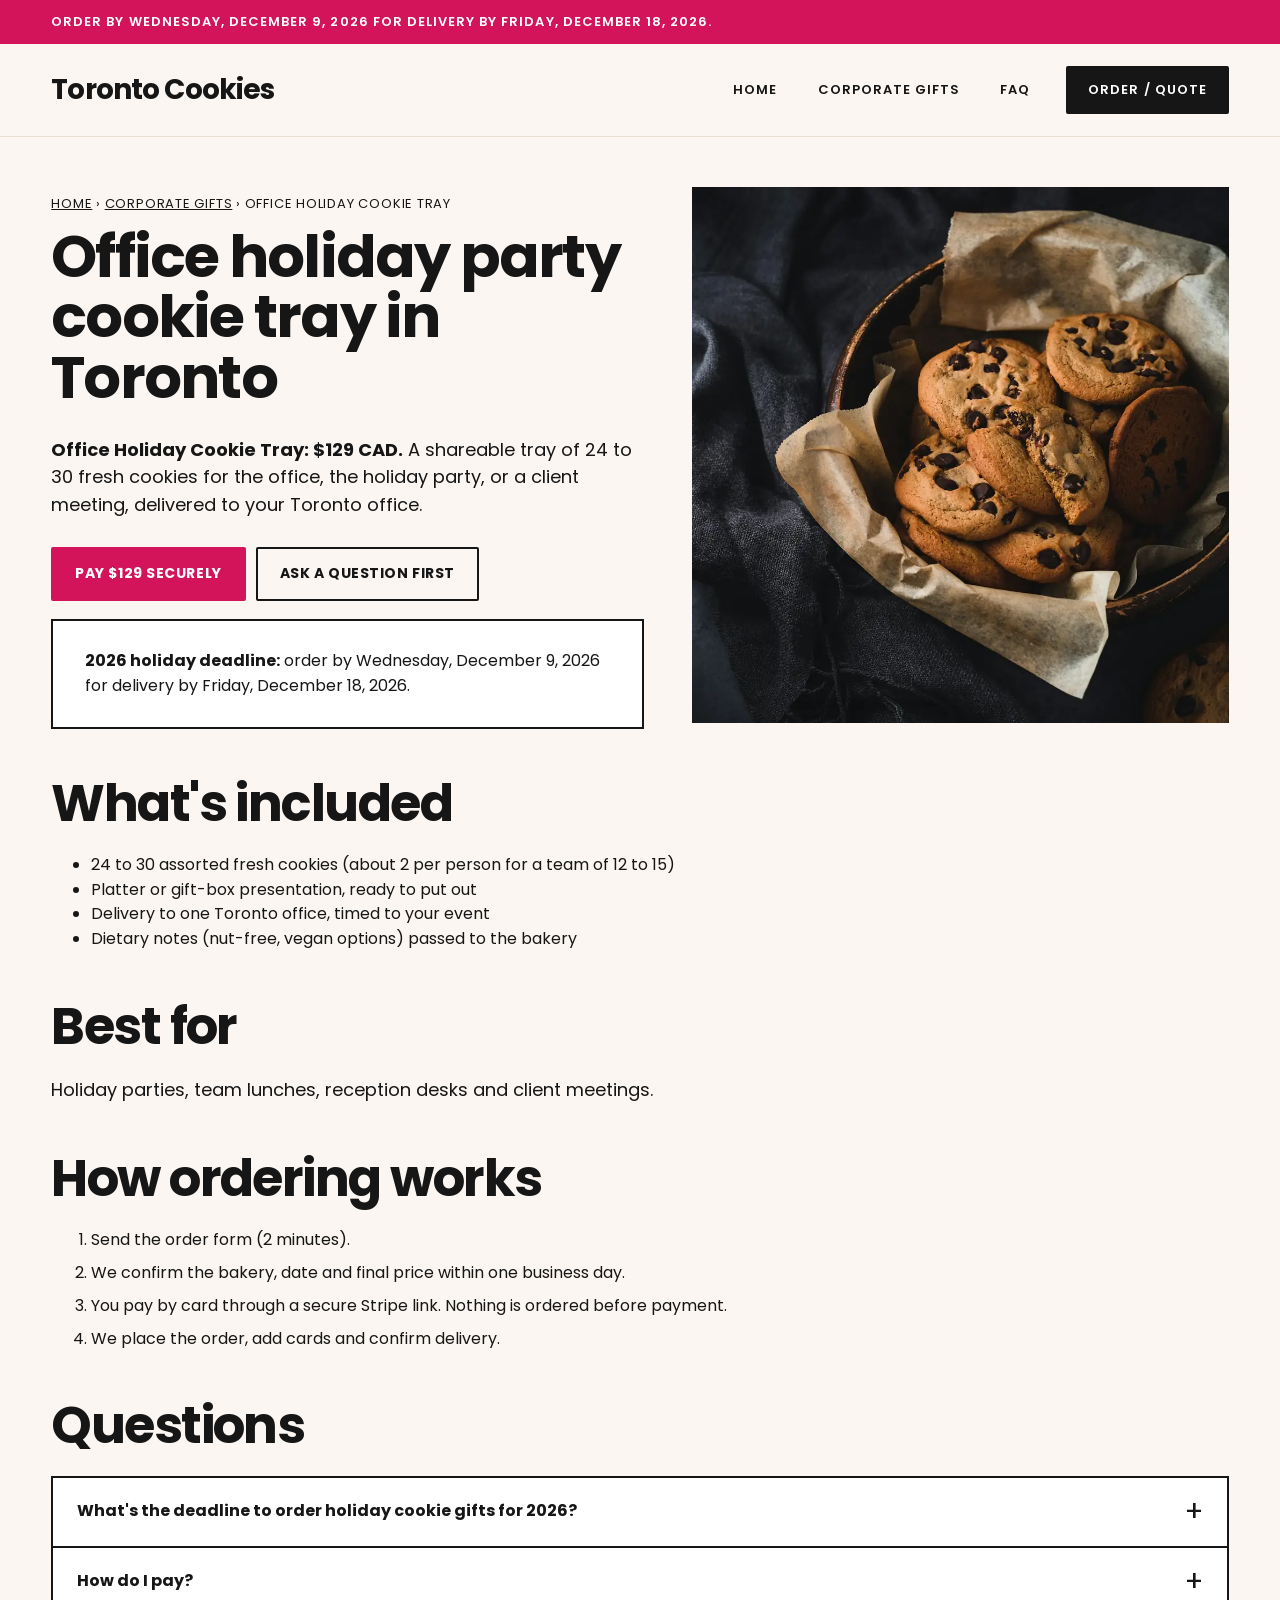
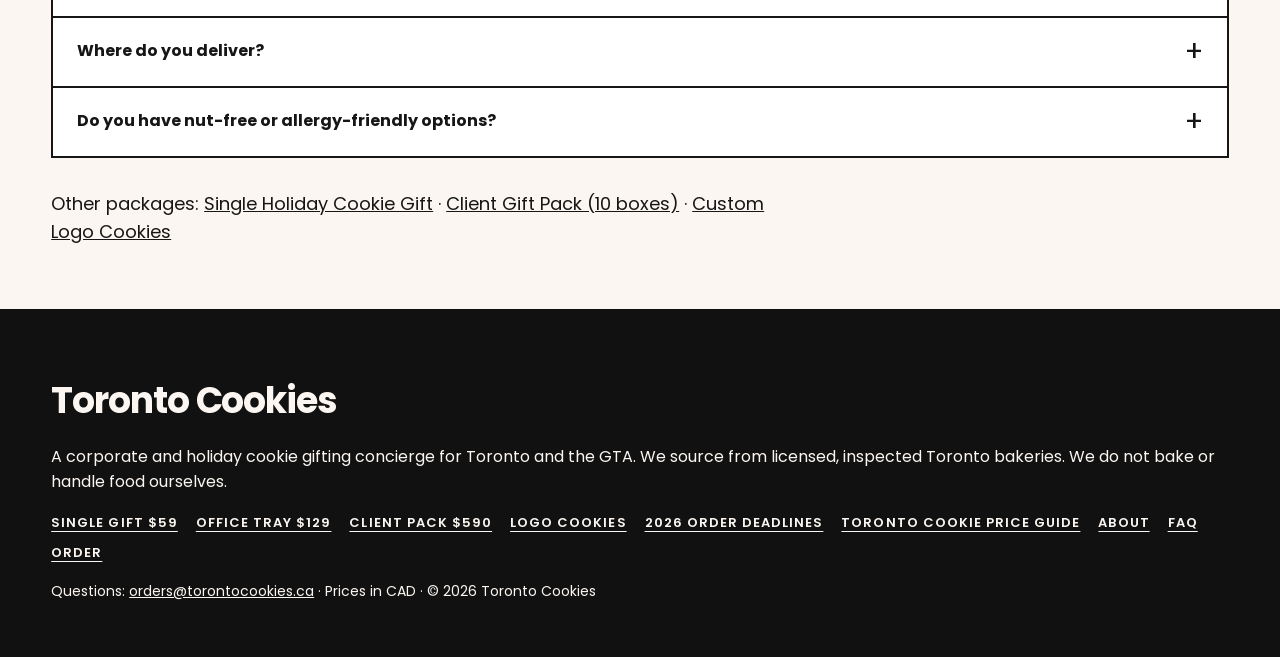
<file: office-cookie-tray-toronto/index.html>
<!doctype html>
<html lang="en-CA">
<head>
<meta charset="utf-8">
<meta name="viewport" content="width=device-width, initial-scale=1">
<title>Office Cookie Tray Toronto for Holiday Parties ($129)</title>
<meta name="description" content="A shareable tray of 24 to 30 fresh cookies for the office, the holiday party, or a client meeting, delivered to your Toronto.">
<link rel="canonical" href="https://torontocookies.ca/office-cookie-tray-toronto/">
<script>if(location.hostname.indexOf('staging.')===0){var m=document.createElement('meta');m.name='robots';m.content='noindex,nofollow';document.head.appendChild(m);}</script>
<meta property="og:type" content="website">
<meta property="og:site_name" content="Toronto Cookies">
<meta property="og:title" content="Office Cookie Tray Toronto for Holiday Parties ($129)">
<meta property="og:description" content="A shareable tray of 24 to 30 fresh cookies for the office, the holiday party, or a client meeting, delivered to your Toronto.">
<meta property="og:url" content="https://torontocookies.ca/office-cookie-tray-toronto/">
<meta property="og:image" content="https://torontocookies.ca/assets/logo.png">
<meta property="og:locale" content="en_CA">
<meta name="twitter:card" content="summary">
<link rel="icon" href="/assets/logo.png" type="image/png">
<link rel="preload" as="image" href="/assets/office-tray.webp" fetchpriority="high">
<link rel="stylesheet" href="/assets/site.css?v=6">
<script type="application/ld+json">
{
 "@context": "https://schema.org",
 "@graph": [
  {
   "@type": [
    "Organization",
    "ProfessionalService"
   ],
   "@id": "https://torontocookies.ca/#org",
   "name": "Toronto Cookies",
   "url": "https://torontocookies.ca/",
   "logo": "https://torontocookies.ca/assets/logo.png",
   "image": "https://torontocookies.ca/assets/logo.png",
   "description": "Corporate and holiday cookie gifting concierge for Toronto offices. We source from licensed Toronto bakeries and deliver to every recipient.",
   "email": "orders@torontocookies.ca",
   "priceRange": "$59-$590+",
   "areaServed": [
    {
     "@type": "City",
     "name": "Toronto"
    },
    {
     "@type": "AdministrativeArea",
     "name": "Greater Toronto Area"
    }
   ],
   "address": {
    "@type": "PostalAddress",
    "addressLocality": "Toronto",
    "addressRegion": "ON",
    "addressCountry": "CA"
   },
   "sameAs": [
    "https://www.instagram.com/torontocookies_ca/",
    "https://www.facebook.com/torontocookies.ca",
    "https://www.tiktok.com/@torontocookies.ca"
   ]
  },
  {
   "@type": "WebSite",
   "@id": "https://torontocookies.ca/#website",
   "url": "https://torontocookies.ca/",
   "name": "Toronto Cookies",
   "publisher": {
    "@id": "https://torontocookies.ca/#org"
   },
   "inLanguage": "en-CA"
  },
  {
   "@type": "Product",
   "@id": "https://torontocookies.ca/office-cookie-tray-toronto/#product",
   "name": "Office Holiday Cookie Tray",
   "description": "A shareable tray of 24 to 30 fresh cookies for the office, the holiday party, or a client meeting, delivered to your Toronto office.",
   "image": "https://torontocookies.ca/assets/logo.png",
   "brand": {
    "@type": "Brand",
    "name": "Toronto Cookies"
   },
   "category": "Corporate cookie gifts",
   "offers": {
    "@type": "Offer",
    "priceCurrency": "CAD",
    "price": "129",
    "url": "https://torontocookies.ca/office-cookie-tray-toronto/",
    "availability": "https://schema.org/InStock",
    "priceValidUntil": "2026-12-31",
    "seller": {
     "@id": "https://torontocookies.ca/#org"
    },
    "areaServed": {
     "@type": "City",
     "name": "Toronto"
    }
   }
  },
  {
   "@type": "FAQPage",
   "mainEntity": [
    {
     "@type": "Question",
     "name": "What's the deadline to order holiday cookie gifts for 2026?",
     "acceptedAnswer": {
      "@type": "Answer",
      "text": "Order by Wednesday, December 9, 2026 for delivery by Friday, December 18, 2026. Later orders are handled on a best-effort basis depending on bakery capacity, so ask as early as you can."
     }
    },
    {
     "@type": "Question",
     "name": "How do I pay?",
     "acceptedAnswer": {
      "@type": "Answer",
      "text": "After we confirm your order, you pay by card through a secure Stripe payment link or invoice. Nothing is ordered from the bakery until your payment is complete."
     }
    },
    {
     "@type": "Question",
     "name": "Where do you deliver?",
     "acceptedAnswer": {
      "@type": "Answer",
      "text": "Delivery within the City of Toronto is included in the package prices. Elsewhere in the GTA (Mississauga, Markham, Vaughan, Richmond Hill and more) is quoted per order."
     }
    },
    {
     "@type": "Question",
     "name": "Do you have nut-free or allergy-friendly options?",
     "acceptedAnswer": {
      "@type": "Answer",
      "text": "Yes. On request we source from a dedicated nut-free bakery, and vegan options are available. Allergen information always comes from the bakery's own labels; we pass your dietary notes on but cannot guarantee against cross-contact."
     }
    }
   ]
  },
  {
   "@type": "BreadcrumbList",
   "itemListElement": [
    {
     "@type": "ListItem",
     "position": 1,
     "name": "Home",
     "item": "https://torontocookies.ca/"
    },
    {
     "@type": "ListItem",
     "position": 2,
     "name": "Corporate cookie gifts",
     "item": "https://torontocookies.ca/corporate-cookie-gifts-toronto/"
    },
    {
     "@type": "ListItem",
     "position": 3,
     "name": "Office Holiday Cookie Tray",
     "item": "https://torontocookies.ca/office-cookie-tray-toronto/"
    }
   ]
  }
 ]
}
</script>
<script>
!function(t,e){var o,n,p,r;e.__SV||(window.posthog=e,e._i=[],e.init=function(i,s,a){function g(t,e){var o=e.split(".");2==o.length&&(t=t[o[0]],e=o[1]),t[e]=function(){t.push([e].concat(Array.prototype.slice.call(arguments,0)))}}(p=t.createElement("script")).type="text/javascript",p.crossOrigin="anonymous",p.async=!0,p.src=s.api_host.replace(".i.posthog.com","-assets.i.posthog.com")+"/static/array.js",(r=t.getElementsByTagName("script")[0]).parentNode.insertBefore(p,r);var u=e;for(void 0!==a?u=e[a]=[]:a="posthog",u.people=u.people||[],u.toString=function(t){var e="posthog";return"posthog"!==a&&(e+="."+a),t||(e+=" (stub)"),e},u.people.toString=function(){return u.toString(1)+".people (stub)"},o="capture identify alias people.set people.set_once set_config register register_once unregister opt_out_capturing has_opted_out_capturing opt_in_capturing reset isFeatureEnabled onFeatureFlags getFeatureFlag getFeatureFlagPayload reloadFeatureFlags group getSurveys onSessionId".split(" "),n=0;n<o.length;n++)g(u,o[n]);e._i.push([i,s,a])},e.__SV=1)}(document,window.posthog||[]);
posthog.init('phc_sKd9PxBNJ2WvbEzjkErxoSaaoBCikwiSHFm4xSyjnF9r',{api_host:'https://us.i.posthog.com',person_profiles:'identified_only'});
posthog.register({site:'torontocookies.ca',site_env:(location.hostname.indexOf('staging.')===0?'staging':'production')});
</script>
</head>
<body>
<a class="skip" href="#main">Skip to content</a>
<div class="announce"><div class="wrap"><p>Order by Wednesday, December 9, 2026 for delivery by Friday, December 18, 2026.</p></div></div>
<header class="site-header"><div class="wrap">
<a class="brand" href="/">Toronto Cookies</a>
<nav aria-label="Main"><a href="/">Home</a><a href="/corporate-cookie-gifts-toronto/">Corporate gifts</a><a href="/faq/">FAQ</a><a href="/order/">Order / quote</a></nav>
</div></header>
<main id="main" class="wrap page">
<div class="product-intro">
<figure class="product-photo"><img src="/assets/office-tray.webp" alt="A parchment-lined bowl filled with chocolate chip cookies to share" width="1000" height="1000" fetchpriority="high" decoding="async"></figure>
<div>
<p class="crumbs"><a href="/">Home</a> › <a href="/corporate-cookie-gifts-toronto/">Corporate gifts</a> › Office Holiday Cookie Tray</p>
<h1>Office holiday party cookie tray in Toronto</h1>
<p class="lede"><strong>Office Holiday Cookie Tray: $129 CAD.</strong> A shareable tray of 24 to 30 fresh cookies for the office, the holiday party, or a client meeting, delivered to your Toronto office.</p>
<div class="buy"><a class="btn" href="https://buy.stripe.com/eVq3cua5N2AJgj6dOi9ws03" data-track="pay_link_clicked" data-package="office-tray">Pay $129 securely</a> <a class="btn btn-ghost" href="/order/?package=office-tray" data-track="quote_cta_clicked" data-package="office-tray">Ask a question first</a></div>
<p class="notice"><strong>2026 holiday deadline:</strong> order by Wednesday, December 9, 2026 for delivery by Friday, December 18, 2026.</p>
</div>
</div>
<h2>What's included</h2><ul><li>24 to 30 assorted fresh cookies (about 2 per person for a team of 12 to 15)</li><li>Platter or gift-box presentation, ready to put out</li><li>Delivery to one Toronto office, timed to your event</li><li>Dietary notes (nut-free, vegan options) passed to the bakery</li></ul>
<h2>Best for</h2><p>Holiday parties, team lunches, reception desks and client meetings.</p>
<h2>How ordering works</h2>
<ol class="order-steps"><li>Send the order form (2 minutes).</li><li>We confirm the bakery, date and final price within one business day.</li><li>You pay by card through a secure Stripe link. Nothing is ordered before payment.</li><li>We place the order, add cards and confirm delivery.</li></ol>
<h2>Questions</h2><details><summary>What&#x27;s the deadline to order holiday cookie gifts for 2026?</summary><p>Order by Wednesday, December 9, 2026 for delivery by Friday, December 18, 2026. Later orders are handled on a best-effort basis depending on bakery capacity, so ask as early as you can.</p></details>
<details><summary>How do I pay?</summary><p>After we confirm your order, you pay by card through a secure Stripe payment link or invoice. Nothing is ordered from the bakery until your payment is complete.</p></details>
<details><summary>Where do you deliver?</summary><p>Delivery within the City of Toronto is included in the package prices. Elsewhere in the GTA (Mississauga, Markham, Vaughan, Richmond Hill and more) is quoted per order.</p></details>
<details><summary>Do you have nut-free or allergy-friendly options?</summary><p>Yes. On request we source from a dedicated nut-free bakery, and vegan options are available. Allergen information always comes from the bakery&#x27;s own labels; we pass your dietary notes on but cannot guarantee against cross-contact.</p></details>
<p class="after-list">Other packages: <a href="/holiday-cookie-gift-box-toronto/">Single Holiday Cookie Gift</a> · <a href="/client-cookie-gift-pack-toronto/">Client Gift Pack (10 boxes)</a> · <a href="/logo-cookies-toronto/">Custom Logo Cookies</a></p>
</main>
<footer class="site-footer"><div class="wrap">
<p class="footer-brand">Toronto Cookies</p>
<p>A corporate and holiday cookie gifting concierge for Toronto and the GTA. We source from licensed, inspected Toronto bakeries. We do not bake or handle food ourselves.</p>
<nav aria-label="Footer">
<a href="/holiday-cookie-gift-box-toronto/">Single gift $59</a>
<a href="/office-cookie-tray-toronto/">Office tray $129</a>
<a href="/client-cookie-gift-pack-toronto/">Client pack $590</a>
<a href="/logo-cookies-toronto/">Logo cookies</a>
<a href="/guides/holiday-cookie-gift-deadlines-toronto-2026/">2026 order deadlines</a>
<a href="/custom-cookie-prices-toronto/">Toronto cookie price guide</a>
<a href="/about/">About</a>
<a href="/faq/">FAQ</a>
<a href="/order/">Order</a>
</nav>
<p class="fine">Questions: <a href="mailto:orders@torontocookies.ca">orders@torontocookies.ca</a> · Prices in CAD · © 2026 Toronto Cookies</p>
</div></footer>
<script src="/assets/site.js" defer></script>
</body>
</html>
</file>
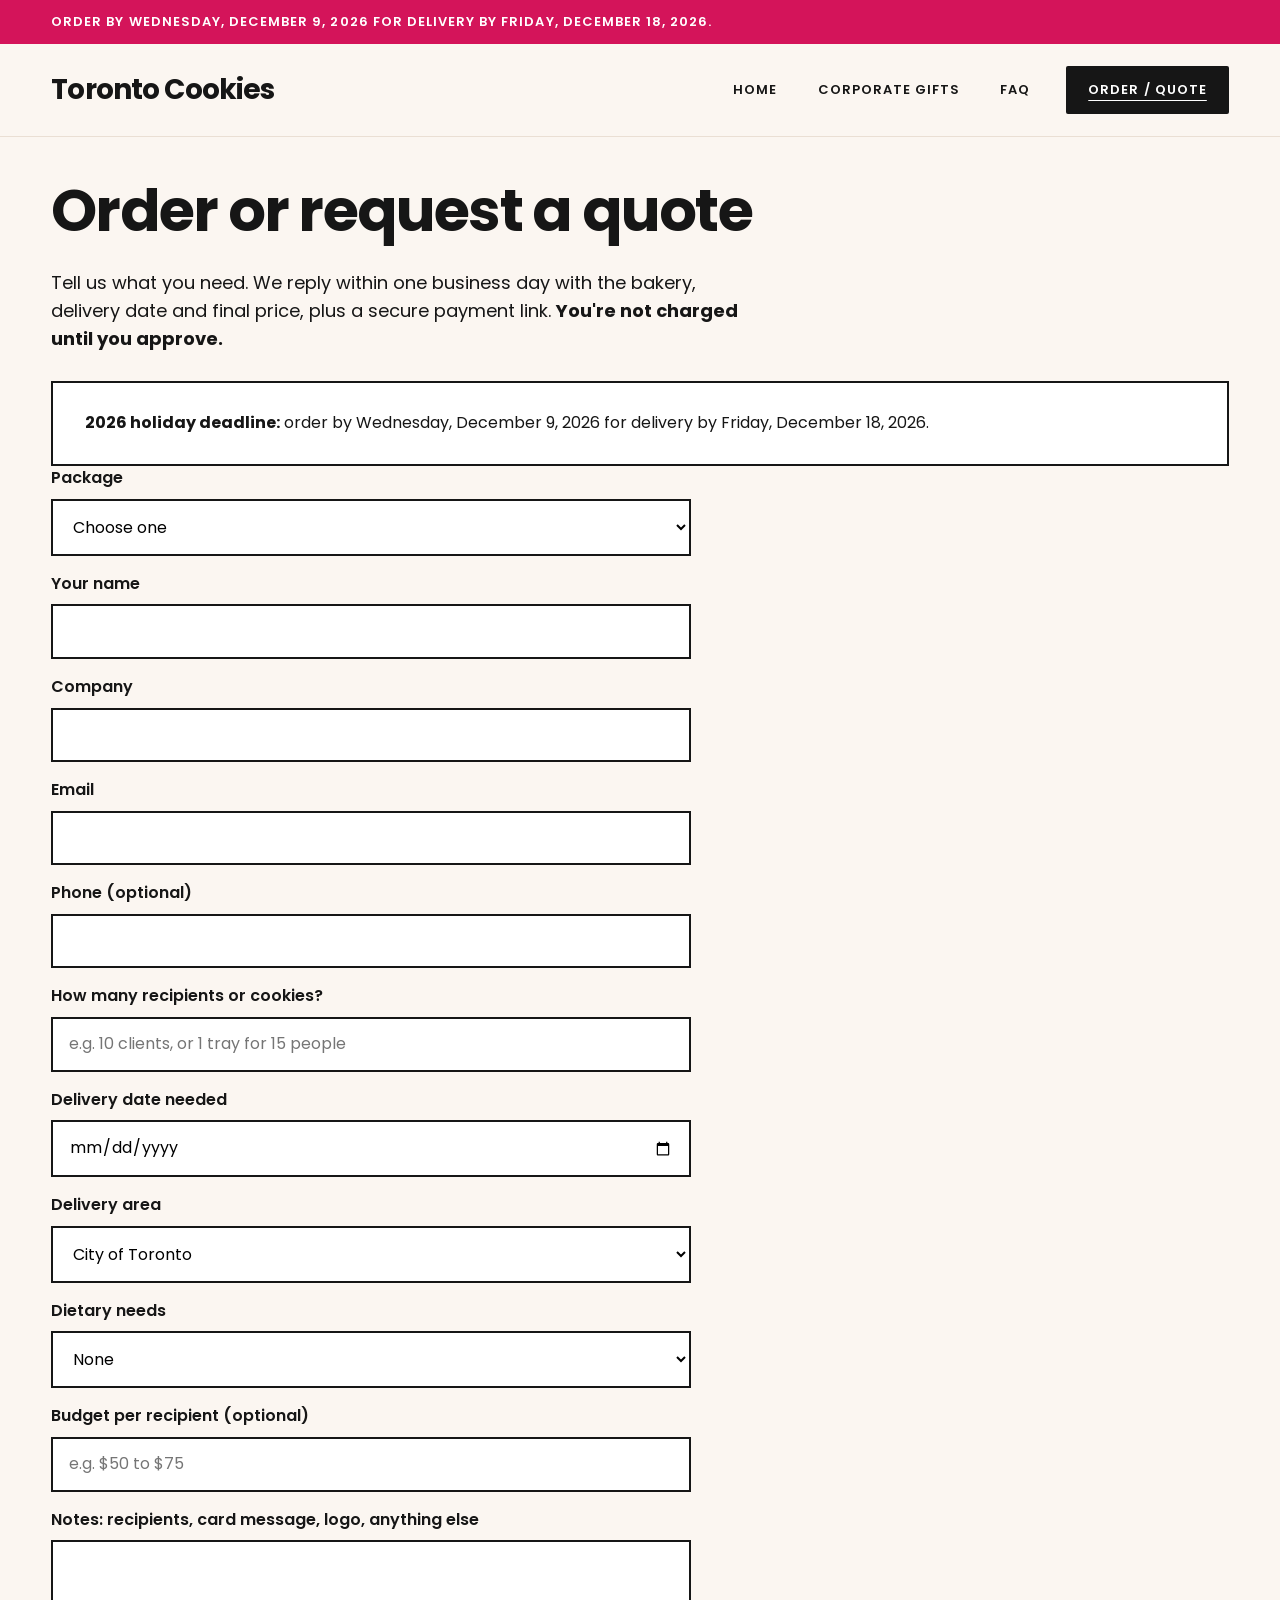
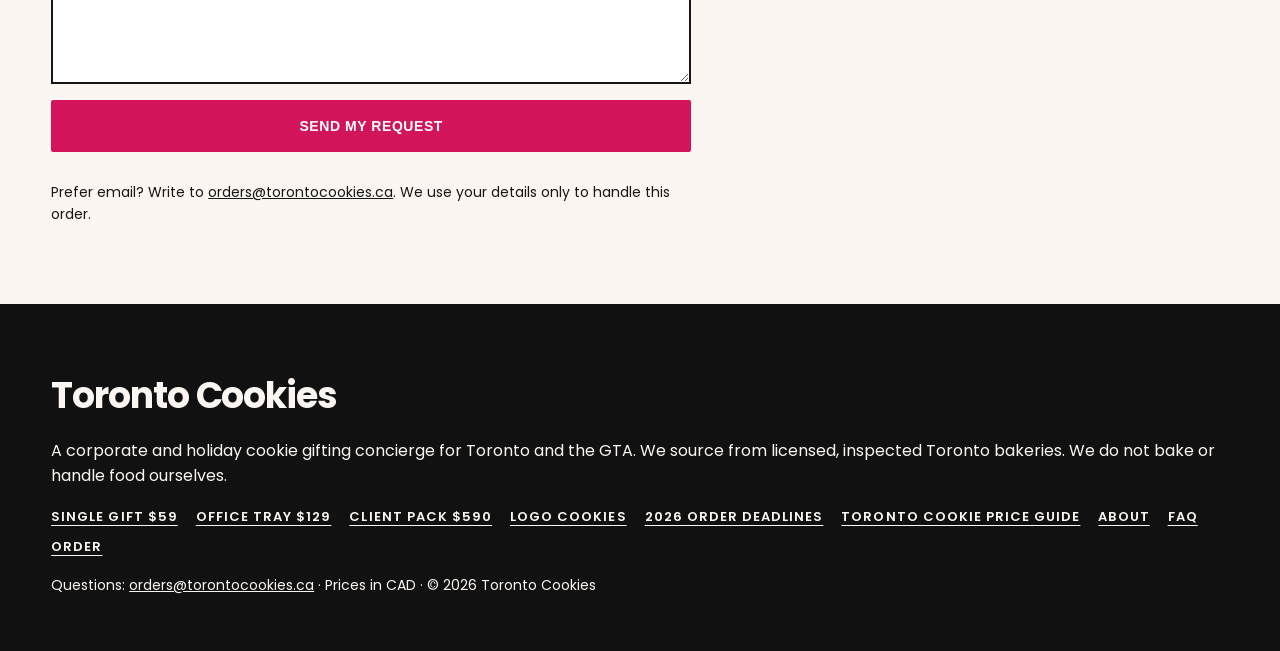
<file: order/index.html>
<!doctype html>
<html lang="en-CA">
<head>
<meta charset="utf-8">
<meta name="viewport" content="width=device-width, initial-scale=1">
<title>Order Corporate Cookie Gifts in Toronto | Toronto Cookies</title>
<meta name="description" content="Request corporate or holiday cookie gifts in Toronto. Share recipients, date and budget; we confirm bakery and price in one business day. No charge until you approve.">
<link rel="canonical" href="https://torontocookies.ca/order/">
<script>if(location.hostname.indexOf('staging.')===0){var m=document.createElement('meta');m.name='robots';m.content='noindex,nofollow';document.head.appendChild(m);}</script>
<meta property="og:type" content="website">
<meta property="og:site_name" content="Toronto Cookies">
<meta property="og:title" content="Order Corporate Cookie Gifts in Toronto | Toronto Cookies">
<meta property="og:description" content="Request corporate or holiday cookie gifts in Toronto. Share recipients, date and budget; we confirm bakery and price in one business day. No charge until you approve.">
<meta property="og:url" content="https://torontocookies.ca/order/">
<meta property="og:image" content="https://torontocookies.ca/assets/logo.png">
<meta property="og:locale" content="en_CA">
<meta name="twitter:card" content="summary">
<link rel="icon" href="/assets/logo.png" type="image/png">

<link rel="stylesheet" href="/assets/site.css?v=6">
<script type="application/ld+json">
{
 "@context": "https://schema.org",
 "@graph": [
  {
   "@type": [
    "Organization",
    "ProfessionalService"
   ],
   "@id": "https://torontocookies.ca/#org",
   "name": "Toronto Cookies",
   "url": "https://torontocookies.ca/",
   "logo": "https://torontocookies.ca/assets/logo.png",
   "image": "https://torontocookies.ca/assets/logo.png",
   "description": "Corporate and holiday cookie gifting concierge for Toronto offices. We source from licensed Toronto bakeries and deliver to every recipient.",
   "email": "orders@torontocookies.ca",
   "priceRange": "$59-$590+",
   "areaServed": [
    {
     "@type": "City",
     "name": "Toronto"
    },
    {
     "@type": "AdministrativeArea",
     "name": "Greater Toronto Area"
    }
   ],
   "address": {
    "@type": "PostalAddress",
    "addressLocality": "Toronto",
    "addressRegion": "ON",
    "addressCountry": "CA"
   },
   "sameAs": [
    "https://www.instagram.com/torontocookies_ca/",
    "https://www.facebook.com/torontocookies.ca",
    "https://www.tiktok.com/@torontocookies.ca"
   ]
  },
  {
   "@type": "WebSite",
   "@id": "https://torontocookies.ca/#website",
   "url": "https://torontocookies.ca/",
   "name": "Toronto Cookies",
   "publisher": {
    "@id": "https://torontocookies.ca/#org"
   },
   "inLanguage": "en-CA"
  },
  {
   "@type": "BreadcrumbList",
   "itemListElement": [
    {
     "@type": "ListItem",
     "position": 1,
     "name": "Home",
     "item": "https://torontocookies.ca/"
    },
    {
     "@type": "ListItem",
     "position": 2,
     "name": "Order",
     "item": "https://torontocookies.ca/order/"
    }
   ]
  }
 ]
}
</script>
<script>
!function(t,e){var o,n,p,r;e.__SV||(window.posthog=e,e._i=[],e.init=function(i,s,a){function g(t,e){var o=e.split(".");2==o.length&&(t=t[o[0]],e=o[1]),t[e]=function(){t.push([e].concat(Array.prototype.slice.call(arguments,0)))}}(p=t.createElement("script")).type="text/javascript",p.crossOrigin="anonymous",p.async=!0,p.src=s.api_host.replace(".i.posthog.com","-assets.i.posthog.com")+"/static/array.js",(r=t.getElementsByTagName("script")[0]).parentNode.insertBefore(p,r);var u=e;for(void 0!==a?u=e[a]=[]:a="posthog",u.people=u.people||[],u.toString=function(t){var e="posthog";return"posthog"!==a&&(e+="."+a),t||(e+=" (stub)"),e},u.people.toString=function(){return u.toString(1)+".people (stub)"},o="capture identify alias people.set people.set_once set_config register register_once unregister opt_out_capturing has_opted_out_capturing opt_in_capturing reset isFeatureEnabled onFeatureFlags getFeatureFlag getFeatureFlagPayload reloadFeatureFlags group getSurveys onSessionId".split(" "),n=0;n<o.length;n++)g(u,o[n]);e._i.push([i,s,a])},e.__SV=1)}(document,window.posthog||[]);
posthog.init('phc_sKd9PxBNJ2WvbEzjkErxoSaaoBCikwiSHFm4xSyjnF9r',{api_host:'https://us.i.posthog.com',person_profiles:'identified_only'});
posthog.register({site:'torontocookies.ca',site_env:(location.hostname.indexOf('staging.')===0?'staging':'production')});
</script>
</head>
<body>
<a class="skip" href="#main">Skip to content</a>
<div class="announce"><div class="wrap"><p>Order by Wednesday, December 9, 2026 for delivery by Friday, December 18, 2026.</p></div></div>
<header class="site-header"><div class="wrap">
<a class="brand" href="/">Toronto Cookies</a>
<nav aria-label="Main"><a href="/">Home</a><a href="/corporate-cookie-gifts-toronto/">Corporate gifts</a><a href="/faq/">FAQ</a><a href="/order/" aria-current="page">Order / quote</a></nav>
</div></header>
<main id="main" class="wrap page">
<h1>Order or request a quote</h1>
<p class="lede">Tell us what you need. We reply within one business day with the bakery, delivery date and final price, plus a secure payment link. <strong>You're not charged until you approve.</strong></p>
<p class="notice"><strong>2026 holiday deadline:</strong> order by Wednesday, December 9, 2026 for delivery by Friday, December 18, 2026.</p>
<form class="order" action="https://formsubmit.co/orders@torontocookies.ca" method="POST" data-track-form="quote_submitted">
<input type="hidden" name="_subject" value="New Toronto Cookies order request">
<input type="hidden" name="_next" value="https://torontocookies.ca/thanks/">
<input type="hidden" name="_template" value="table">
<input type="text" name="_honey" class="hp" tabindex="-1" autocomplete="off">
<label>Package<select name="package" id="package" required><option value="">Choose one</option><option value="single-gift">Single Holiday Cookie Gift ($59)</option><option value="office-tray">Office Holiday Cookie Tray ($129)</option><option value="client-gift-pack">Client Gift Pack (10 boxes) ($590)</option><option value="logo-cookies">Custom Logo Cookies (Bakery cost + 20% (from $79))</option><option value="not-sure">Not sure yet, help me choose</option></select></label>
<label>Your name<input name="name" autocomplete="name" required></label>
<label>Company<input name="company" autocomplete="organization"></label>
<label>Email<input type="email" name="email" autocomplete="email" required></label>
<label>Phone (optional)<input type="tel" name="phone" autocomplete="tel"></label>
<label>How many recipients or cookies?<input name="quantity" placeholder="e.g. 10 clients, or 1 tray for 15 people"></label>
<label>Delivery date needed<input type="date" name="delivery_date" min="2026-11-24"></label>
<label>Delivery area<select name="area"><option>City of Toronto</option><option>Elsewhere in the GTA</option><option>Mix of both</option></select></label>
<label>Dietary needs<select name="dietary"><option>None</option><option>Nut-free</option><option>Vegan</option><option>Other (add in notes)</option></select></label>
<label>Budget per recipient (optional)<input name="budget" placeholder="e.g. $50 to $75"></label>
<label>Notes: recipients, card message, logo, anything else<textarea name="notes" rows="5"></textarea></label>
<button class="btn" type="submit">Send my request</button>
<p class="small">Prefer email? Write to <a href="mailto:orders@torontocookies.ca?subject=Cookie%20gift%20order">orders@torontocookies.ca</a>. We use your details only to handle this order.</p>
</form>
</main>
<footer class="site-footer"><div class="wrap">
<p class="footer-brand">Toronto Cookies</p>
<p>A corporate and holiday cookie gifting concierge for Toronto and the GTA. We source from licensed, inspected Toronto bakeries. We do not bake or handle food ourselves.</p>
<nav aria-label="Footer">
<a href="/holiday-cookie-gift-box-toronto/">Single gift $59</a>
<a href="/office-cookie-tray-toronto/">Office tray $129</a>
<a href="/client-cookie-gift-pack-toronto/">Client pack $590</a>
<a href="/logo-cookies-toronto/">Logo cookies</a>
<a href="/guides/holiday-cookie-gift-deadlines-toronto-2026/">2026 order deadlines</a>
<a href="/custom-cookie-prices-toronto/">Toronto cookie price guide</a>
<a href="/about/">About</a>
<a href="/faq/">FAQ</a>
<a href="/order/">Order</a>
</nav>
<p class="fine">Questions: <a href="mailto:orders@torontocookies.ca">orders@torontocookies.ca</a> · Prices in CAD · © 2026 Toronto Cookies</p>
</div></footer>
<script src="/assets/site.js" defer></script>
</body>
</html>
</file>
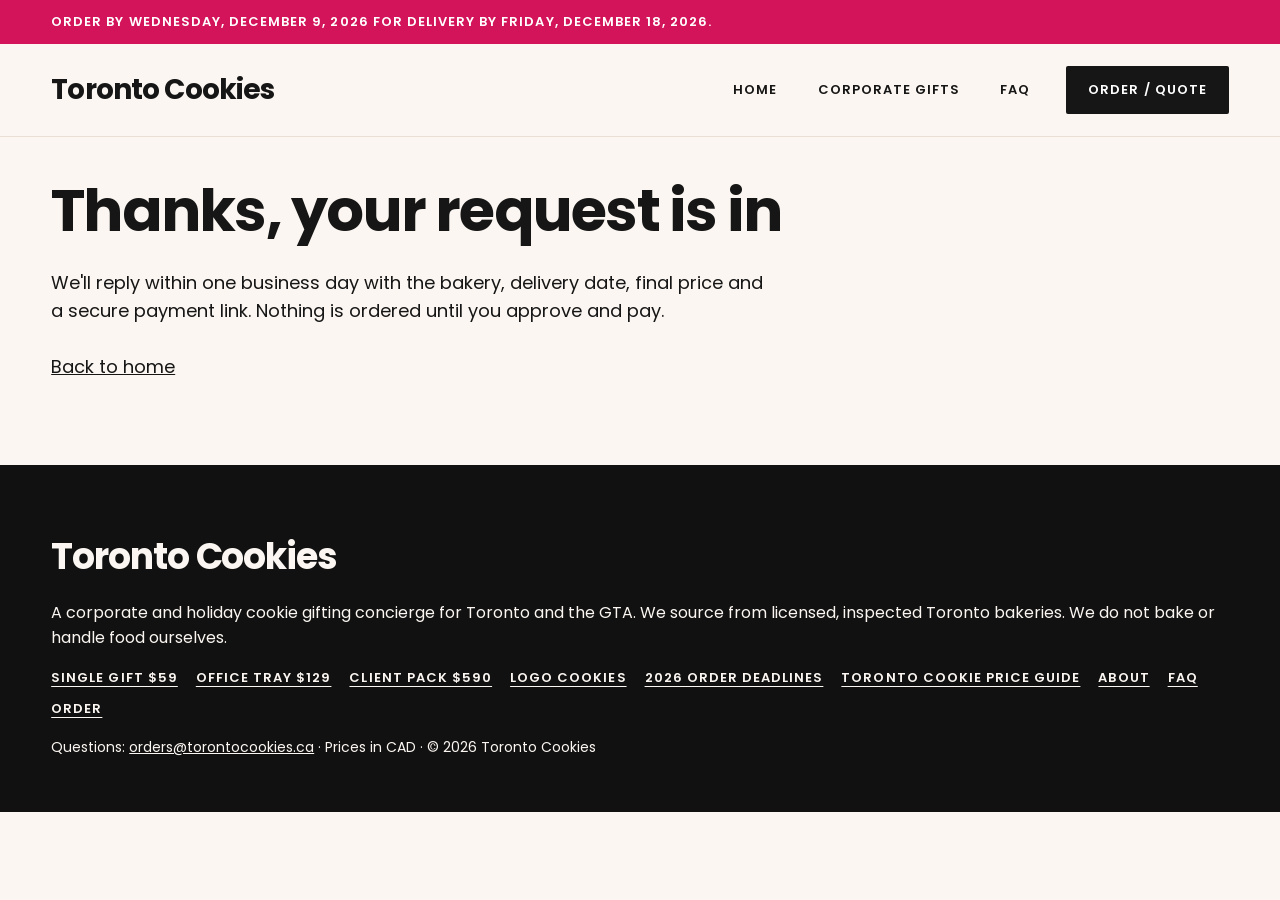
<file: thanks/index.html>
<!doctype html>
<html lang="en-CA">
<head>
<meta charset="utf-8">
<meta name="viewport" content="width=device-width, initial-scale=1">
<title>Thanks, we&#x27;ve got your request | Toronto Cookies</title>
<meta name="description" content="Thanks for your Toronto Cookies request.">
<link rel="canonical" href="https://torontocookies.ca/thanks/">
<script>if(location.hostname.indexOf('staging.')===0){var m=document.createElement('meta');m.name='robots';m.content='noindex,nofollow';document.head.appendChild(m);}</script>
<meta property="og:type" content="website">
<meta property="og:site_name" content="Toronto Cookies">
<meta property="og:title" content="Thanks, we&#x27;ve got your request | Toronto Cookies">
<meta property="og:description" content="Thanks for your Toronto Cookies request.">
<meta property="og:url" content="https://torontocookies.ca/thanks/">
<meta property="og:image" content="https://torontocookies.ca/assets/logo.png">
<meta property="og:locale" content="en_CA">
<meta name="twitter:card" content="summary">
<link rel="icon" href="/assets/logo.png" type="image/png">

<link rel="stylesheet" href="/assets/site.css?v=6">
<script type="application/ld+json">
{
 "@context": "https://schema.org",
 "@graph": [
  {
   "@type": [
    "Organization",
    "ProfessionalService"
   ],
   "@id": "https://torontocookies.ca/#org",
   "name": "Toronto Cookies",
   "url": "https://torontocookies.ca/",
   "logo": "https://torontocookies.ca/assets/logo.png",
   "image": "https://torontocookies.ca/assets/logo.png",
   "description": "Corporate and holiday cookie gifting concierge for Toronto offices. We source from licensed Toronto bakeries and deliver to every recipient.",
   "email": "orders@torontocookies.ca",
   "priceRange": "$59-$590+",
   "areaServed": [
    {
     "@type": "City",
     "name": "Toronto"
    },
    {
     "@type": "AdministrativeArea",
     "name": "Greater Toronto Area"
    }
   ],
   "address": {
    "@type": "PostalAddress",
    "addressLocality": "Toronto",
    "addressRegion": "ON",
    "addressCountry": "CA"
   },
   "sameAs": [
    "https://www.instagram.com/torontocookies_ca/",
    "https://www.facebook.com/torontocookies.ca",
    "https://www.tiktok.com/@torontocookies.ca"
   ]
  },
  {
   "@type": "WebSite",
   "@id": "https://torontocookies.ca/#website",
   "url": "https://torontocookies.ca/",
   "name": "Toronto Cookies",
   "publisher": {
    "@id": "https://torontocookies.ca/#org"
   },
   "inLanguage": "en-CA"
  }
 ]
}
</script>
<script>
!function(t,e){var o,n,p,r;e.__SV||(window.posthog=e,e._i=[],e.init=function(i,s,a){function g(t,e){var o=e.split(".");2==o.length&&(t=t[o[0]],e=o[1]),t[e]=function(){t.push([e].concat(Array.prototype.slice.call(arguments,0)))}}(p=t.createElement("script")).type="text/javascript",p.crossOrigin="anonymous",p.async=!0,p.src=s.api_host.replace(".i.posthog.com","-assets.i.posthog.com")+"/static/array.js",(r=t.getElementsByTagName("script")[0]).parentNode.insertBefore(p,r);var u=e;for(void 0!==a?u=e[a]=[]:a="posthog",u.people=u.people||[],u.toString=function(t){var e="posthog";return"posthog"!==a&&(e+="."+a),t||(e+=" (stub)"),e},u.people.toString=function(){return u.toString(1)+".people (stub)"},o="capture identify alias people.set people.set_once set_config register register_once unregister opt_out_capturing has_opted_out_capturing opt_in_capturing reset isFeatureEnabled onFeatureFlags getFeatureFlag getFeatureFlagPayload reloadFeatureFlags group getSurveys onSessionId".split(" "),n=0;n<o.length;n++)g(u,o[n]);e._i.push([i,s,a])},e.__SV=1)}(document,window.posthog||[]);
posthog.init('phc_sKd9PxBNJ2WvbEzjkErxoSaaoBCikwiSHFm4xSyjnF9r',{api_host:'https://us.i.posthog.com',person_profiles:'identified_only'});
posthog.register({site:'torontocookies.ca',site_env:(location.hostname.indexOf('staging.')===0?'staging':'production')});
</script>
</head>
<body>
<a class="skip" href="#main">Skip to content</a>
<div class="announce"><div class="wrap"><p>Order by Wednesday, December 9, 2026 for delivery by Friday, December 18, 2026.</p></div></div>
<header class="site-header"><div class="wrap">
<a class="brand" href="/">Toronto Cookies</a>
<nav aria-label="Main"><a href="/">Home</a><a href="/corporate-cookie-gifts-toronto/">Corporate gifts</a><a href="/faq/">FAQ</a><a href="/order/">Order / quote</a></nav>
</div></header>
<main id="main" class="wrap page">
<h1 id="thx-h">Thanks, your request is in</h1><p class="lede" id="thx-p">We'll reply within one business day with the bakery, delivery date, final price and a secure payment link. Nothing is ordered until you approve and pay.</p><p><a href="/">Back to home</a></p>
<script>(function(){var m=location.search.match(/[?&]paid=([\w-]+)/);
if(m){document.getElementById('thx-h').textContent='Payment received, thank you!';
document.getElementById('thx-p').textContent='Your receipt is on its way by email. Within one business day we will email you to confirm the bakery, delivery date and any recipient details, then place your order.';}
window.addEventListener('load',function(){if(window.posthog){posthog.capture(m?'order_paid_thanks_viewed':'quote_thanks_viewed',{package:m?m[1]:null});}});})();</script>
</main>
<footer class="site-footer"><div class="wrap">
<p class="footer-brand">Toronto Cookies</p>
<p>A corporate and holiday cookie gifting concierge for Toronto and the GTA. We source from licensed, inspected Toronto bakeries. We do not bake or handle food ourselves.</p>
<nav aria-label="Footer">
<a href="/holiday-cookie-gift-box-toronto/">Single gift $59</a>
<a href="/office-cookie-tray-toronto/">Office tray $129</a>
<a href="/client-cookie-gift-pack-toronto/">Client pack $590</a>
<a href="/logo-cookies-toronto/">Logo cookies</a>
<a href="/guides/holiday-cookie-gift-deadlines-toronto-2026/">2026 order deadlines</a>
<a href="/custom-cookie-prices-toronto/">Toronto cookie price guide</a>
<a href="/about/">About</a>
<a href="/faq/">FAQ</a>
<a href="/order/">Order</a>
</nav>
<p class="fine">Questions: <a href="mailto:orders@torontocookies.ca">orders@torontocookies.ca</a> · Prices in CAD · © 2026 Toronto Cookies</p>
</div></footer>
<script src="/assets/site.js" defer></script>
</body>
</html>
</file>
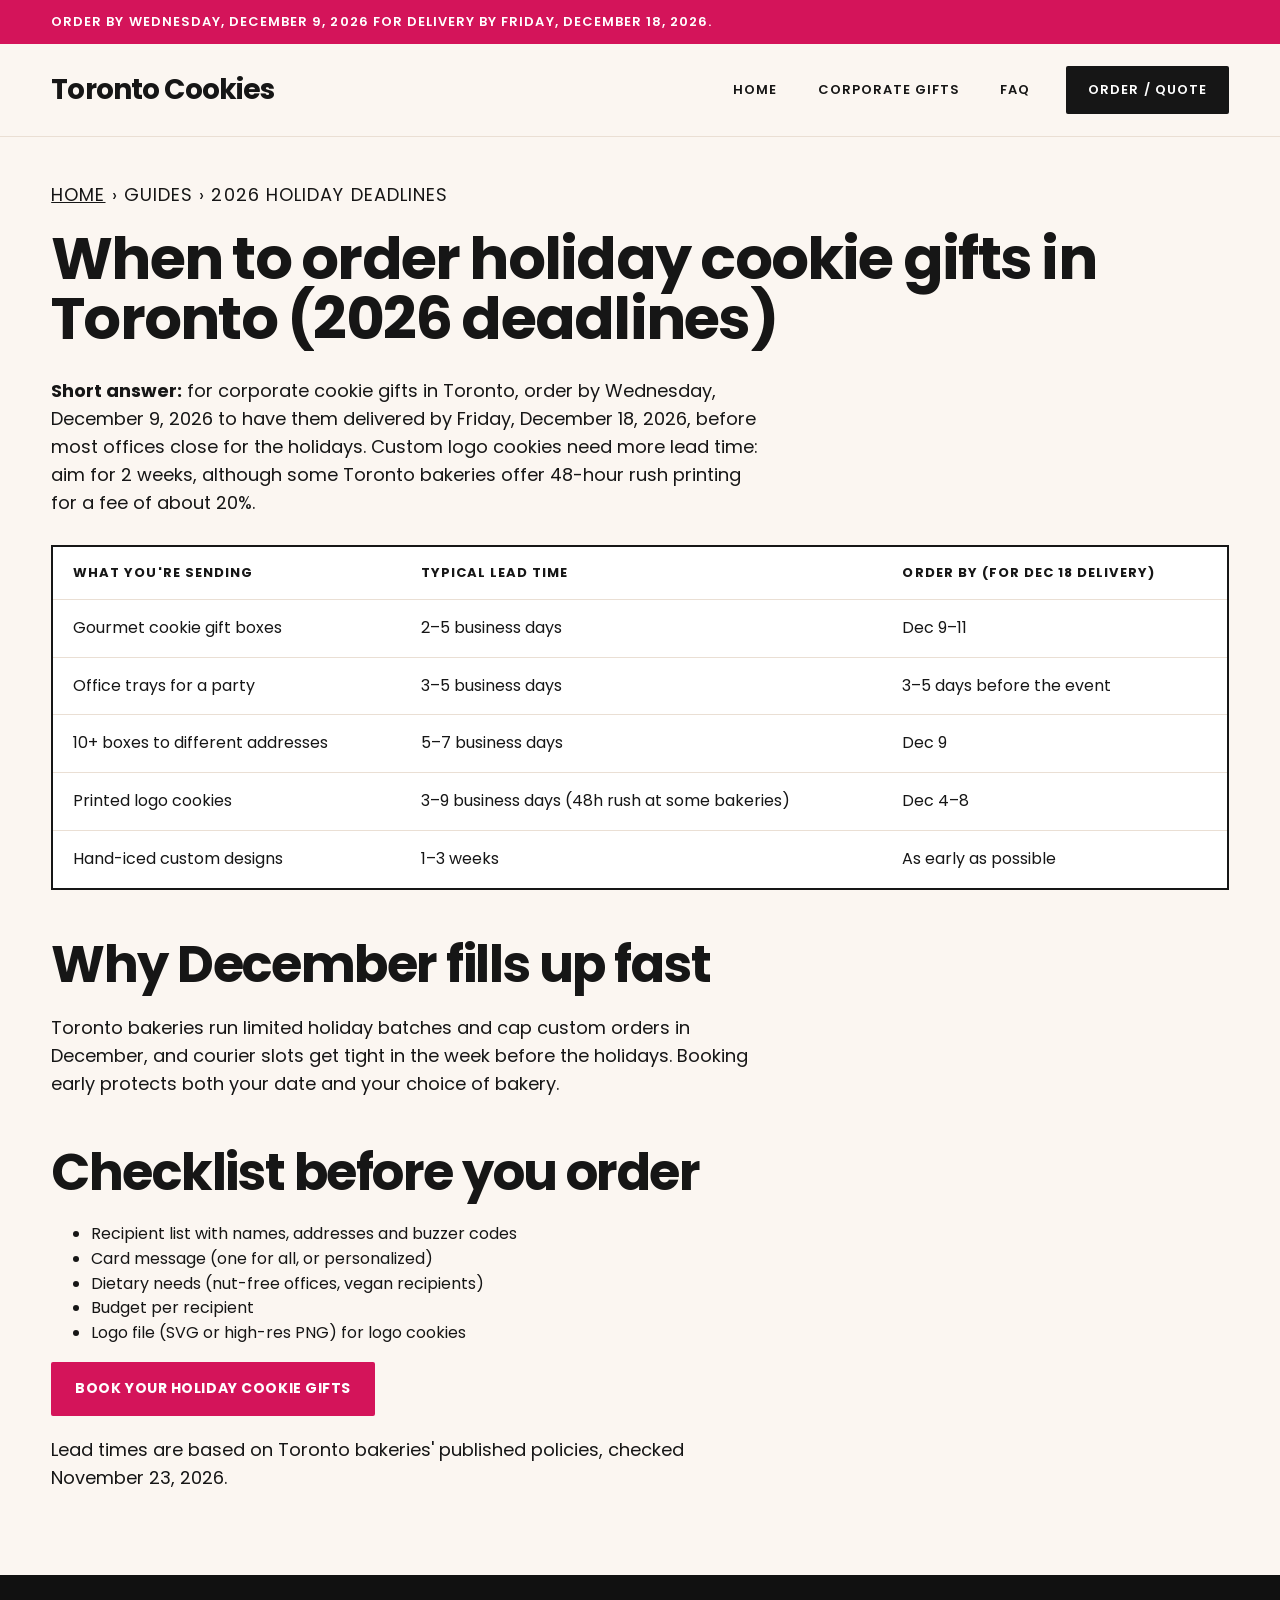
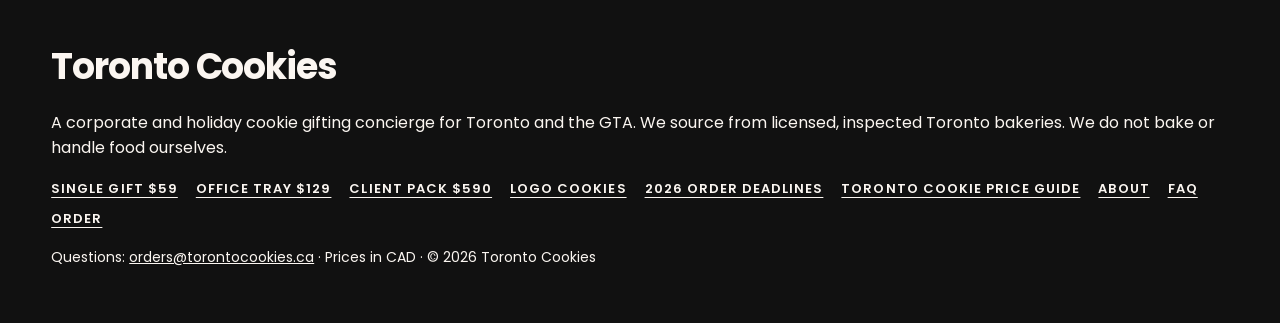
<file: guides/holiday-cookie-gift-deadlines-toronto-2026/index.html>
<!doctype html>
<html lang="en-CA">
<head>
<meta charset="utf-8">
<meta name="viewport" content="width=device-width, initial-scale=1">
<title>When to Order Holiday Cookie Gifts in Toronto: 2026 Deadlines</title>
<meta name="description" content="Order corporate cookie gifts in Toronto by Dec 9, 2026 for delivery by Dec 18. Lead times for gift boxes, office trays, multi-address and logo cookies.">
<link rel="canonical" href="https://torontocookies.ca/guides/holiday-cookie-gift-deadlines-toronto-2026/">
<script>if(location.hostname.indexOf('staging.')===0){var m=document.createElement('meta');m.name='robots';m.content='noindex,nofollow';document.head.appendChild(m);}</script>
<meta property="og:type" content="website">
<meta property="og:site_name" content="Toronto Cookies">
<meta property="og:title" content="When to Order Holiday Cookie Gifts in Toronto: 2026 Deadlines">
<meta property="og:description" content="Order corporate cookie gifts in Toronto by Dec 9, 2026 for delivery by Dec 18. Lead times for gift boxes, office trays, multi-address and logo cookies.">
<meta property="og:url" content="https://torontocookies.ca/guides/holiday-cookie-gift-deadlines-toronto-2026/">
<meta property="og:image" content="https://torontocookies.ca/assets/logo.png">
<meta property="og:locale" content="en_CA">
<meta name="twitter:card" content="summary">
<link rel="icon" href="/assets/logo.png" type="image/png">

<link rel="stylesheet" href="/assets/site.css?v=6">
<script type="application/ld+json">
{
 "@context": "https://schema.org",
 "@graph": [
  {
   "@type": [
    "Organization",
    "ProfessionalService"
   ],
   "@id": "https://torontocookies.ca/#org",
   "name": "Toronto Cookies",
   "url": "https://torontocookies.ca/",
   "logo": "https://torontocookies.ca/assets/logo.png",
   "image": "https://torontocookies.ca/assets/logo.png",
   "description": "Corporate and holiday cookie gifting concierge for Toronto offices. We source from licensed Toronto bakeries and deliver to every recipient.",
   "email": "orders@torontocookies.ca",
   "priceRange": "$59-$590+",
   "areaServed": [
    {
     "@type": "City",
     "name": "Toronto"
    },
    {
     "@type": "AdministrativeArea",
     "name": "Greater Toronto Area"
    }
   ],
   "address": {
    "@type": "PostalAddress",
    "addressLocality": "Toronto",
    "addressRegion": "ON",
    "addressCountry": "CA"
   },
   "sameAs": [
    "https://www.instagram.com/torontocookies_ca/",
    "https://www.facebook.com/torontocookies.ca",
    "https://www.tiktok.com/@torontocookies.ca"
   ]
  },
  {
   "@type": "WebSite",
   "@id": "https://torontocookies.ca/#website",
   "url": "https://torontocookies.ca/",
   "name": "Toronto Cookies",
   "publisher": {
    "@id": "https://torontocookies.ca/#org"
   },
   "inLanguage": "en-CA"
  },
  {
   "@type": "Article",
   "headline": "When to order holiday cookie gifts in Toronto (2026 deadlines)",
   "datePublished": "2026-11-23",
   "dateModified": "2026-11-23",
   "author": {
    "@id": "https://torontocookies.ca/#org"
   },
   "publisher": {
    "@id": "https://torontocookies.ca/#org"
   },
   "mainEntityOfPage": "https://torontocookies.ca/guides/holiday-cookie-gift-deadlines-toronto-2026/",
   "image": "https://torontocookies.ca/assets/logo.png"
  },
  {
   "@type": "FAQPage",
   "mainEntity": [
    {
     "@type": "Question",
     "name": "What's the deadline to order holiday cookie gifts for 2026?",
     "acceptedAnswer": {
      "@type": "Answer",
      "text": "Order by Wednesday, December 9, 2026 for delivery by Friday, December 18, 2026. Later orders are handled on a best-effort basis depending on bakery capacity, so ask as early as you can."
     }
    }
   ]
  },
  {
   "@type": "BreadcrumbList",
   "itemListElement": [
    {
     "@type": "ListItem",
     "position": 1,
     "name": "Home",
     "item": "https://torontocookies.ca/"
    },
    {
     "@type": "ListItem",
     "position": 2,
     "name": "2026 holiday cookie gift deadlines",
     "item": "https://torontocookies.ca/guides/holiday-cookie-gift-deadlines-toronto-2026/"
    }
   ]
  }
 ]
}
</script>
<script>
!function(t,e){var o,n,p,r;e.__SV||(window.posthog=e,e._i=[],e.init=function(i,s,a){function g(t,e){var o=e.split(".");2==o.length&&(t=t[o[0]],e=o[1]),t[e]=function(){t.push([e].concat(Array.prototype.slice.call(arguments,0)))}}(p=t.createElement("script")).type="text/javascript",p.crossOrigin="anonymous",p.async=!0,p.src=s.api_host.replace(".i.posthog.com","-assets.i.posthog.com")+"/static/array.js",(r=t.getElementsByTagName("script")[0]).parentNode.insertBefore(p,r);var u=e;for(void 0!==a?u=e[a]=[]:a="posthog",u.people=u.people||[],u.toString=function(t){var e="posthog";return"posthog"!==a&&(e+="."+a),t||(e+=" (stub)"),e},u.people.toString=function(){return u.toString(1)+".people (stub)"},o="capture identify alias people.set people.set_once set_config register register_once unregister opt_out_capturing has_opted_out_capturing opt_in_capturing reset isFeatureEnabled onFeatureFlags getFeatureFlag getFeatureFlagPayload reloadFeatureFlags group getSurveys onSessionId".split(" "),n=0;n<o.length;n++)g(u,o[n]);e._i.push([i,s,a])},e.__SV=1)}(document,window.posthog||[]);
posthog.init('phc_sKd9PxBNJ2WvbEzjkErxoSaaoBCikwiSHFm4xSyjnF9r',{api_host:'https://us.i.posthog.com',person_profiles:'identified_only'});
posthog.register({site:'torontocookies.ca',site_env:(location.hostname.indexOf('staging.')===0?'staging':'production')});
</script>
</head>
<body>
<a class="skip" href="#main">Skip to content</a>
<div class="announce"><div class="wrap"><p>Order by Wednesday, December 9, 2026 for delivery by Friday, December 18, 2026.</p></div></div>
<header class="site-header"><div class="wrap">
<a class="brand" href="/">Toronto Cookies</a>
<nav aria-label="Main"><a href="/">Home</a><a href="/corporate-cookie-gifts-toronto/">Corporate gifts</a><a href="/faq/">FAQ</a><a href="/order/">Order / quote</a></nav>
</div></header>
<main id="main" class="wrap page">
<p class="crumbs"><a href="/">Home</a> › Guides › 2026 holiday deadlines</p>
<h1>When to order holiday cookie gifts in Toronto (2026 deadlines)</h1>
<p class="lede"><strong>Short answer:</strong> for corporate cookie gifts in Toronto, order by Wednesday, December 9, 2026 to have them delivered by Friday, December 18, 2026, before most offices close for the holidays. Custom logo cookies need more lead time: aim for 2 weeks, although some Toronto bakeries offer 48-hour rush printing for a fee of about 20%.</p>
<table><thead><tr><th>What you're sending</th><th>Typical lead time</th><th>Order by (for Dec 18 delivery)</th></tr></thead><tbody>
<tr><td>Gourmet cookie gift boxes</td><td>2–5 business days</td><td>Dec 9–11</td></tr>
<tr><td>Office trays for a party</td><td>3–5 business days</td><td>3–5 days before the event</td></tr>
<tr><td>10+ boxes to different addresses</td><td>5–7 business days</td><td>Dec 9</td></tr>
<tr><td>Printed logo cookies</td><td>3–9 business days (48h rush at some bakeries)</td><td>Dec 4–8</td></tr>
<tr><td>Hand-iced custom designs</td><td>1–3 weeks</td><td>As early as possible</td></tr>
</tbody></table>
<h2>Why December fills up fast</h2>
<p>Toronto bakeries run limited holiday batches and cap custom orders in December, and courier slots get tight in the week before the holidays. Booking early protects both your date and your choice of bakery.</p>
<h2>Checklist before you order</h2>
<ul><li>Recipient list with names, addresses and buzzer codes</li><li>Card message (one for all, or personalized)</li><li>Dietary needs (nut-free offices, vegan recipients)</li><li>Budget per recipient</li><li>Logo file (SVG or high-res PNG) for logo cookies</li></ul>
<p><a class="btn" href="/order/">Book your holiday cookie gifts</a></p>
<p class="small">Lead times are based on Toronto bakeries' published policies, checked November 23, 2026.</p>
</main>
<footer class="site-footer"><div class="wrap">
<p class="footer-brand">Toronto Cookies</p>
<p>A corporate and holiday cookie gifting concierge for Toronto and the GTA. We source from licensed, inspected Toronto bakeries. We do not bake or handle food ourselves.</p>
<nav aria-label="Footer">
<a href="/holiday-cookie-gift-box-toronto/">Single gift $59</a>
<a href="/office-cookie-tray-toronto/">Office tray $129</a>
<a href="/client-cookie-gift-pack-toronto/">Client pack $590</a>
<a href="/logo-cookies-toronto/">Logo cookies</a>
<a href="/guides/holiday-cookie-gift-deadlines-toronto-2026/">2026 order deadlines</a>
<a href="/custom-cookie-prices-toronto/">Toronto cookie price guide</a>
<a href="/about/">About</a>
<a href="/faq/">FAQ</a>
<a href="/order/">Order</a>
</nav>
<p class="fine">Questions: <a href="mailto:orders@torontocookies.ca">orders@torontocookies.ca</a> · Prices in CAD · © 2026 Toronto Cookies</p>
</div></footer>
<script src="/assets/site.js" defer></script>
</body>
</html>
</file>
<file: assets/site.css>
@font-face{font-family:Poppins;font-style:normal;font-weight:400;font-display:swap;src:url("/assets/fonts/poppins-400.woff2") format("woff2")}
@font-face{font-family:Poppins;font-style:normal;font-weight:600;font-display:swap;src:url("/assets/fonts/poppins-600.woff2") format("woff2")}
@font-face{font-family:Poppins;font-style:normal;font-weight:700;font-display:swap;src:url("/assets/fonts/poppins-700.woff2") format("woff2")}
:root{--cream:#fbf6f1;--ink:#161616;--pink:#d4145a;--pink-d:#b01048;--muted:#3d3d3d;--line:#eadfd4;--sans:Poppins,sans-serif;--container:1440px;--gutter:clamp(20px,4vw,64px);--section:clamp(40px,5vw,68px)}
*{box-sizing:border-box}html{-webkit-text-size-adjust:100%}
body{margin:0;font:16px/1.55 var(--sans);background:var(--cream);color:var(--ink)}
img{max-width:100%;height:auto;display:block}
a{color:var(--ink)}
:focus-visible{outline:3px solid var(--pink);outline-offset:3px}
.wrap{width:100%;max-width:var(--container);margin-inline:auto;padding-inline:var(--gutter)}
.skip{position:absolute;left:-999px}.skip:focus{left:12px;top:12px;background:#fff;padding:10px 14px;z-index:9}
.announce{background:var(--pink);color:#fff}
.announce p{margin:0;padding:12px 0;font-size:13px;font-weight:600;letter-spacing:.08em;text-transform:uppercase}
.site-header{background:var(--cream);border-bottom:1px solid var(--line)}
.site-header .wrap{display:flex;flex-wrap:wrap;align-items:center;justify-content:space-between;gap:12px 28px;padding-top:22px;padding-bottom:22px}
.brand{font-family:var(--sans);font-weight:700;font-size:28px;letter-spacing:-.03em;text-decoration:none;color:var(--ink);line-height:1}
.site-header nav{display:flex;flex-wrap:wrap;align-items:center;gap:8px 16px}
.site-header nav a{text-decoration:none;font-weight:600;font-size:13px;letter-spacing:.08em;text-transform:uppercase;color:var(--ink);padding:12px 4px;min-height:44px}
.site-header nav a[aria-current]{text-decoration:underline;text-underline-offset:6px}
.site-header nav a[href="/order/"]{background:var(--ink);color:#fff;border-radius:2px;padding:14px 22px}
.page{padding-top:44px;padding-bottom:var(--section)}
h1,h2,h3{font-family:var(--sans);font-weight:700;letter-spacing:-.03em;line-height:1.02;color:var(--ink)}
h1{font-size:clamp(40px,4.6vw,68px);margin:0 0 28px;max-width:none}
h2{font-size:clamp(32px,4vw,52px);margin:48px 0 24px}
:is(.wrap,.page) > h2:first-child{margin-top:0}
h3{font-size:26px;margin:0 0 .25em}
.lede,.section-lead,.upsell p,.page > p:not(.notice){font-size:18px;max-width:65ch}
.lede,.section-lead,.page > .lede{margin:0 0 28px}
.section-lead{margin-top:0}
.page > p:not(.notice):not(.lede):not(.after-list){margin:0 0 20px}
.after-list{margin:32px 0 0}
.hero{padding:32px 0 20px}
.hero-grid{display:grid;gap:28px;align-items:center}
.hero-visual{margin:0}
.hero-visual img{width:100%;height:220px;object-fit:cover;object-position:68% 42%}
.hero h1{font-size:clamp(36px,3.4vw,56px);max-width:none;margin-bottom:24px}
.proof{padding:20px 0}
.proof p{margin:0;padding:12px 0;border-top:1px solid var(--line);border-bottom:1px solid var(--line);font-size:15px;font-weight:600;max-width:none}
.cta-row{display:flex;flex-wrap:wrap;gap:12px;margin-top:18px}
.btn{display:inline-flex;align-items:center;justify-content:center;min-height:52px;background:var(--pink);color:#fff;padding:14px 22px;border-radius:2px;text-decoration:none;font-weight:700;letter-spacing:.04em;text-transform:uppercase;font-size:14px;border:2px solid var(--pink);cursor:pointer}
.btn:hover{background:var(--pink-d);border-color:var(--pink-d);color:#fff}
.btn-ghost{background:transparent;color:var(--ink);border-color:var(--ink)}
.btn-ghost:hover{background:var(--ink);color:#fff}
.btn-small{min-height:46px;padding:10px 14px;font-size:12px}
.trust{padding-top:var(--section);padding-bottom:var(--section)}
.trust-row{list-style:none;margin:0;padding:8px 0 4px;display:grid;gap:16px}
.trust-row li{display:grid;gap:4px}
.trust-row strong{font-size:14px;letter-spacing:.06em;text-transform:uppercase}
.trust-row span{color:var(--muted);font-size:15px}
.band,.how,.upsell,.faq-teaser{padding-top:var(--section);padding-bottom:var(--section)}
.grid{display:grid;grid-template-columns:1fr;gap:36px}
.card{background:transparent;display:flex;flex-direction:column}
.card img{width:100%;aspect-ratio:1/1;object-fit:cover}
.card-body{display:flex;flex-direction:column;gap:10px;padding:24px 4px 8px}
.card h3{font-size:22px;text-transform:uppercase;letter-spacing:-.02em}
.card h3 a{color:var(--ink);text-decoration:none}
.card h3 a:hover{text-decoration:underline}
.card p{margin:0}
.price{font-family:var(--sans);font-size:32px;font-weight:700;margin:0}
.price span{font-family:var(--sans);font-size:13px;font-weight:600;letter-spacing:.08em}
.card .btn{margin-top:6px;align-self:flex-start}
.steps{list-style:none;margin:0;padding:0;display:grid;gap:18px}
.steps li{padding-top:8px}
.steps p{margin:.3em 0 0;color:var(--muted)}
.upsell-grid{display:grid;gap:22px;align-items:center}
.upsell-grid img{width:100%;aspect-ratio:1/1;object-fit:cover}
.deadline{padding-top:var(--section);padding-bottom:var(--section)}
.notice{background:#fff;border:2px solid var(--ink);padding:28px 32px;margin:0;max-width:none}
.product-intro{display:grid;gap:22px;align-items:center;margin-bottom:12px}
.product-photo{margin:0}
.product-photo img{width:100%;aspect-ratio:1/1;object-fit:cover}
.text-link{font-weight:700;letter-spacing:.06em;text-transform:uppercase;font-size:14px}
table{border-collapse:collapse;width:100%;background:#fff;margin:16px 0;border:2px solid var(--ink)}
th,td{border-bottom:1px solid var(--line);padding:16px 20px;text-align:left;vertical-align:top}
th{font-size:13px;letter-spacing:.08em;text-transform:uppercase}
details{background:#fff;border:2px solid var(--ink);border-bottom:0;margin:0;padding:0}
details:last-of-type{border-bottom:2px solid var(--ink)}
summary{font-weight:700;cursor:pointer;list-style:none;min-height:64px;display:flex;align-items:center;justify-content:space-between;gap:16px;padding:20px 24px}
summary::-webkit-details-marker{display:none}
summary::after{content:"+";flex:none;font-size:28px;font-weight:400;line-height:1}
details[open] summary::after{content:"−"}
details p{margin:0;padding:0 24px 20px;max-width:none}
.order{display:grid;gap:16px;max-width:640px}
.order label{display:grid;gap:8px;font-weight:600}
.order input,.order select,.order textarea{font:16px/1.4 var(--sans);padding:14px 16px;border:2px solid var(--ink);border-radius:0;background:#fff;min-height:48px}
.hp{position:absolute;left:-5000px}
.small,.fine{font-size:14px}
.crumbs{font-size:13px;letter-spacing:.06em;text-transform:uppercase}
.buy{display:flex;flex-wrap:wrap;gap:10px;margin:18px 0}
.site-footer{background:#111;color:#fbf6f1;padding:64px 0 40px}
.site-footer a{color:#fbf6f1}
.footer-brand{font-family:var(--sans);font-size:36px;font-weight:700;margin:0 0 8px;letter-spacing:-.03em}
.site-footer nav{display:flex;flex-wrap:wrap;gap:10px 18px;margin:18px 0}
.site-footer nav a{font-size:13px;font-weight:600;letter-spacing:.08em;text-transform:uppercase;text-underline-offset:4px}
.site-footer .fine{color:#fbf6f1}
.order-steps li{margin:8px 0}
@media(min-width:800px){
.site-header nav{gap:10px 32px}
.trust-row{grid-template-columns:repeat(4,1fr);gap:22px}
.grid{grid-template-columns:1fr 1fr;gap:36px}
.steps-3{grid-template-columns:1fr 1fr 1fr;gap:32px}
.hero{padding:40px 0 24px}
.hero-grid{grid-template-columns:1.15fr .85fr;gap:40px}
.hero-visual img{height:min(360px,42vh)}
.upsell-grid{grid-template-columns:1fr 1fr;gap:64px}
.product-intro{grid-template-columns:1.05fr .95fr;gap:48px}
.product-photo{order:2}
}
@media(min-width:1280px){
.grid{grid-template-columns:repeat(4,1fr);gap:36px}
}
</file>
